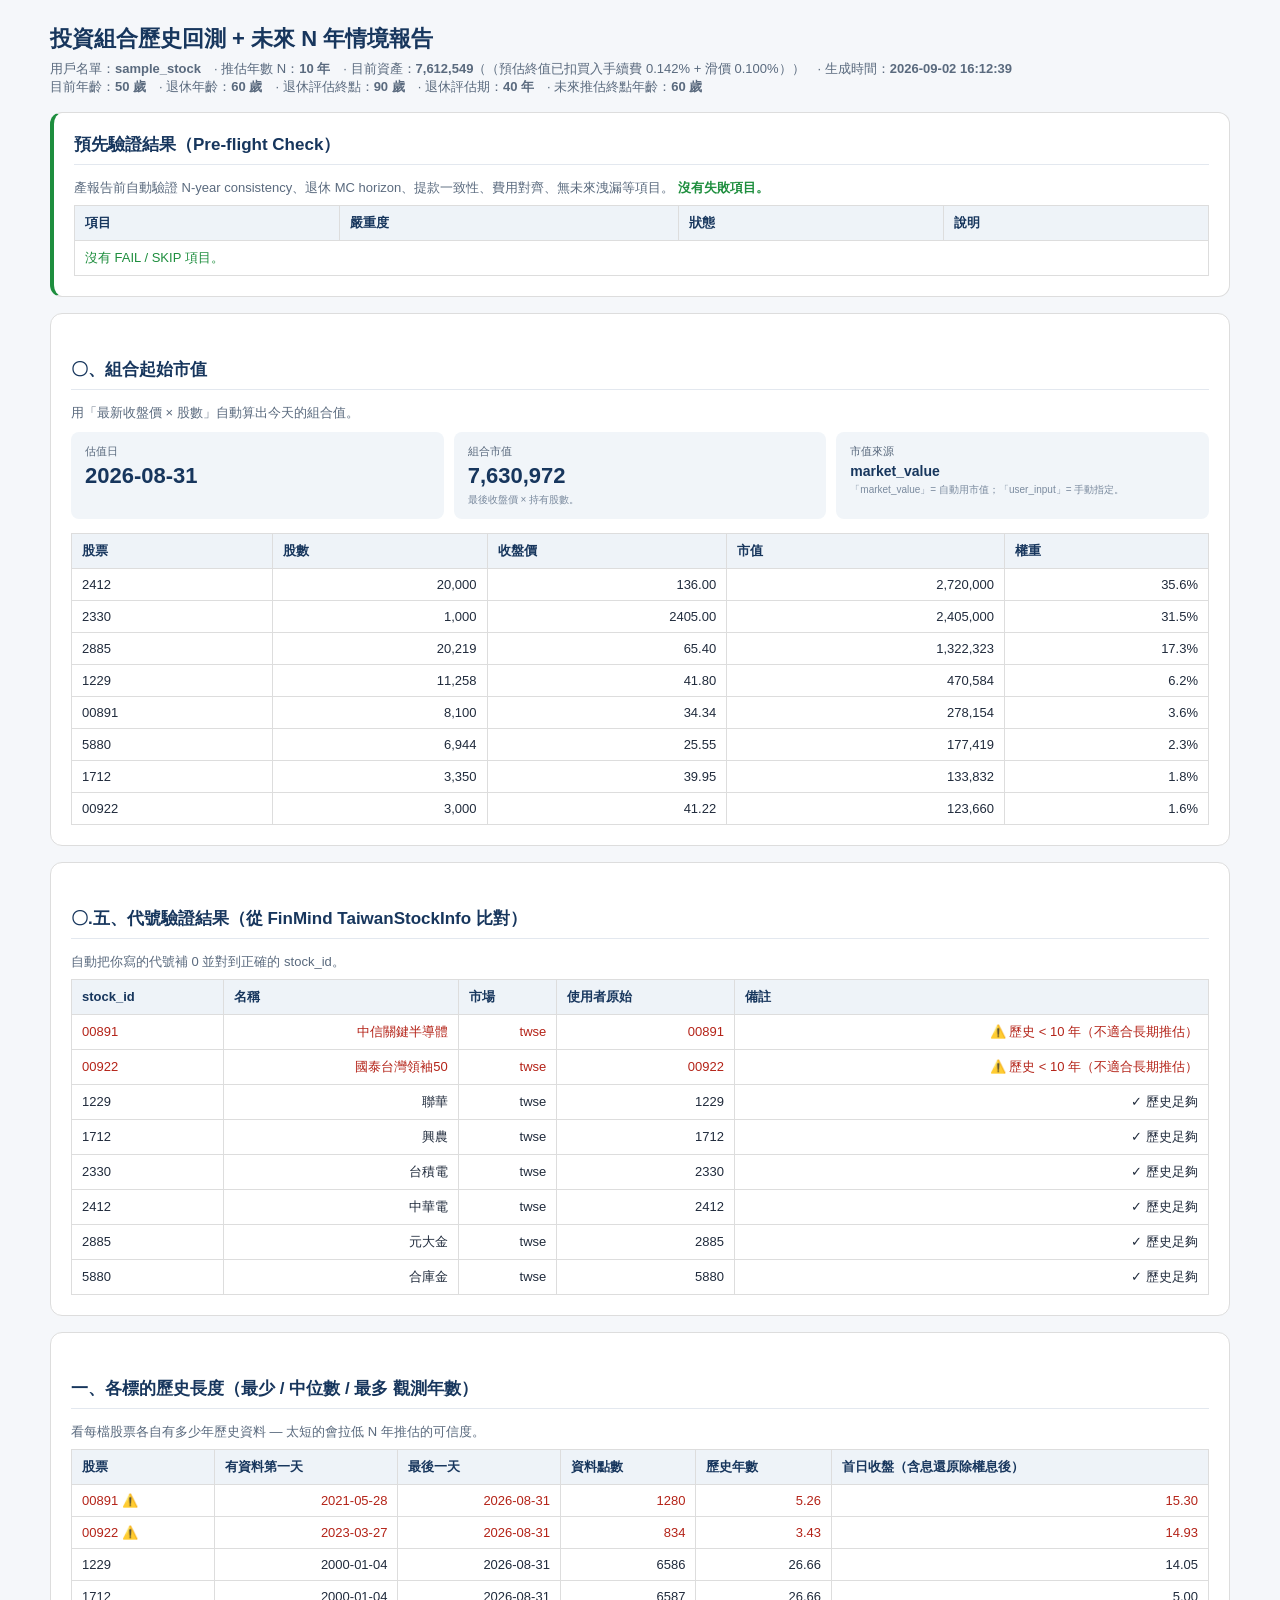
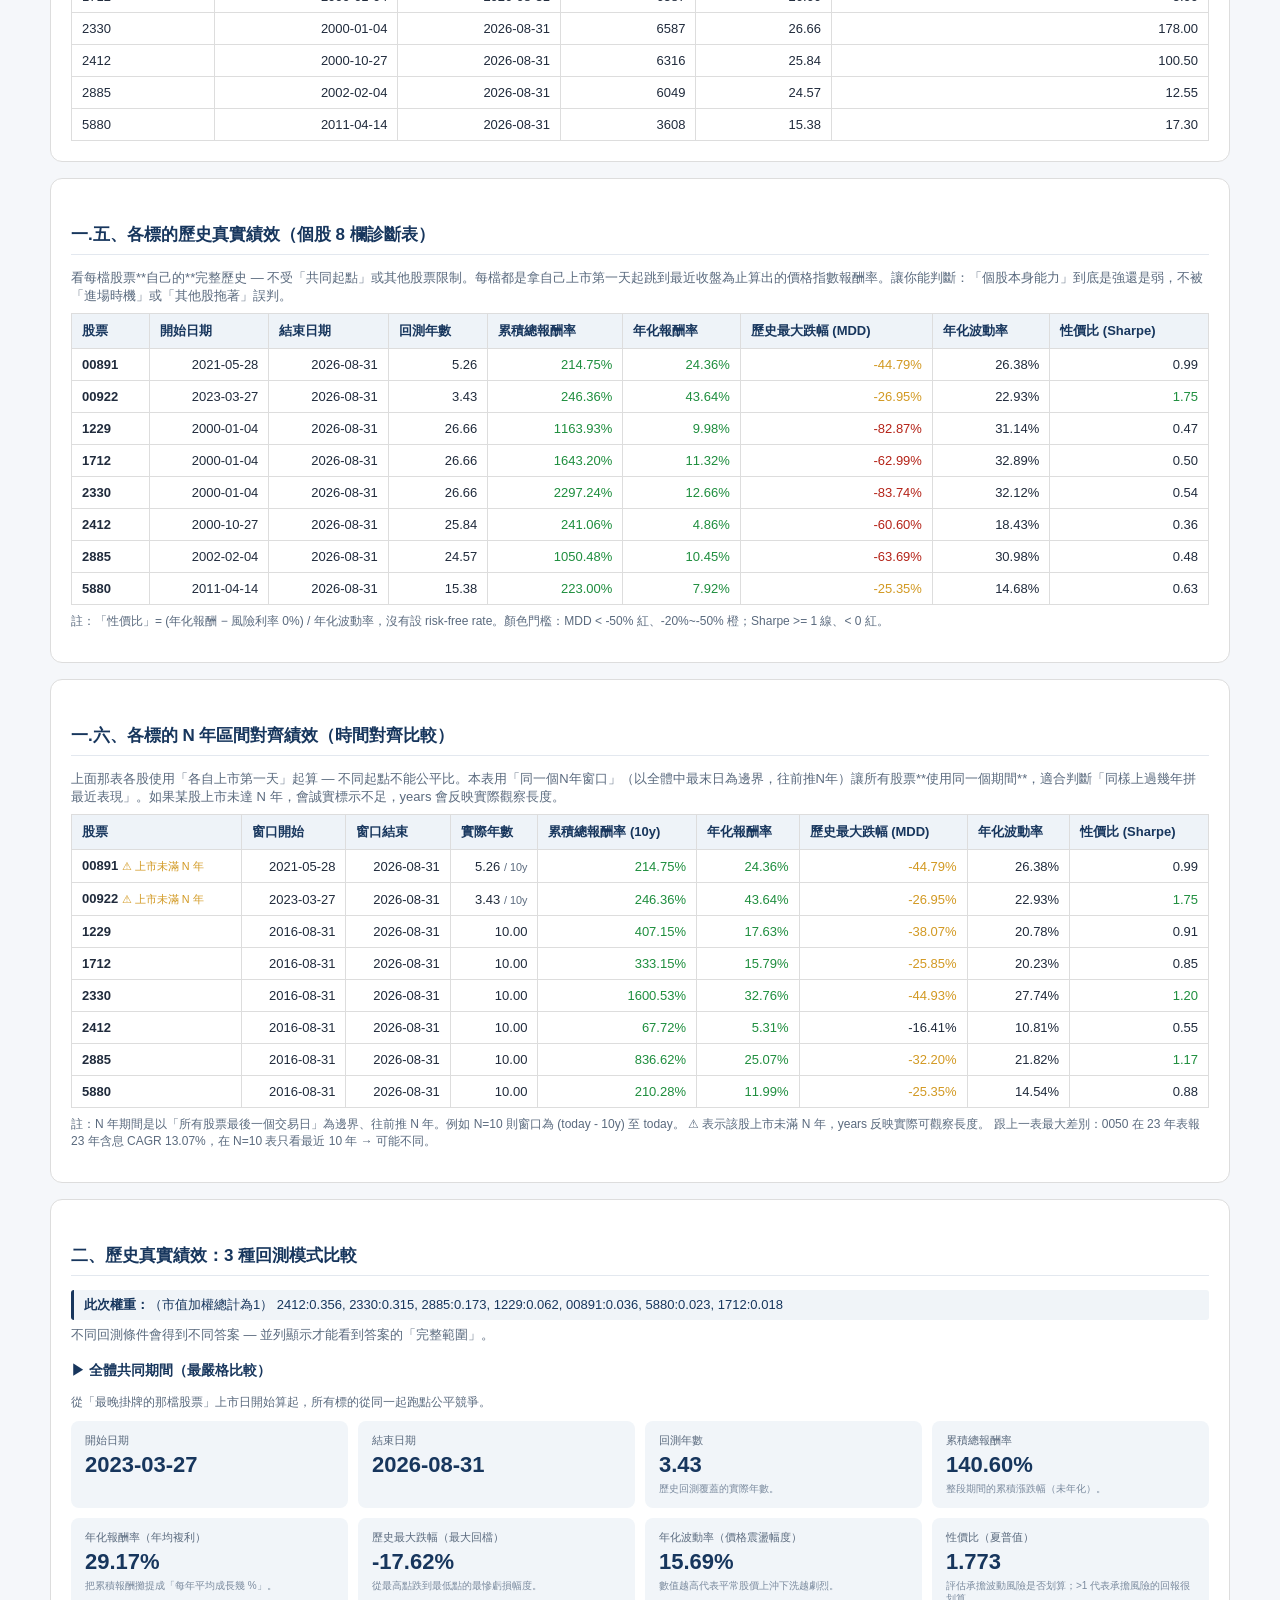
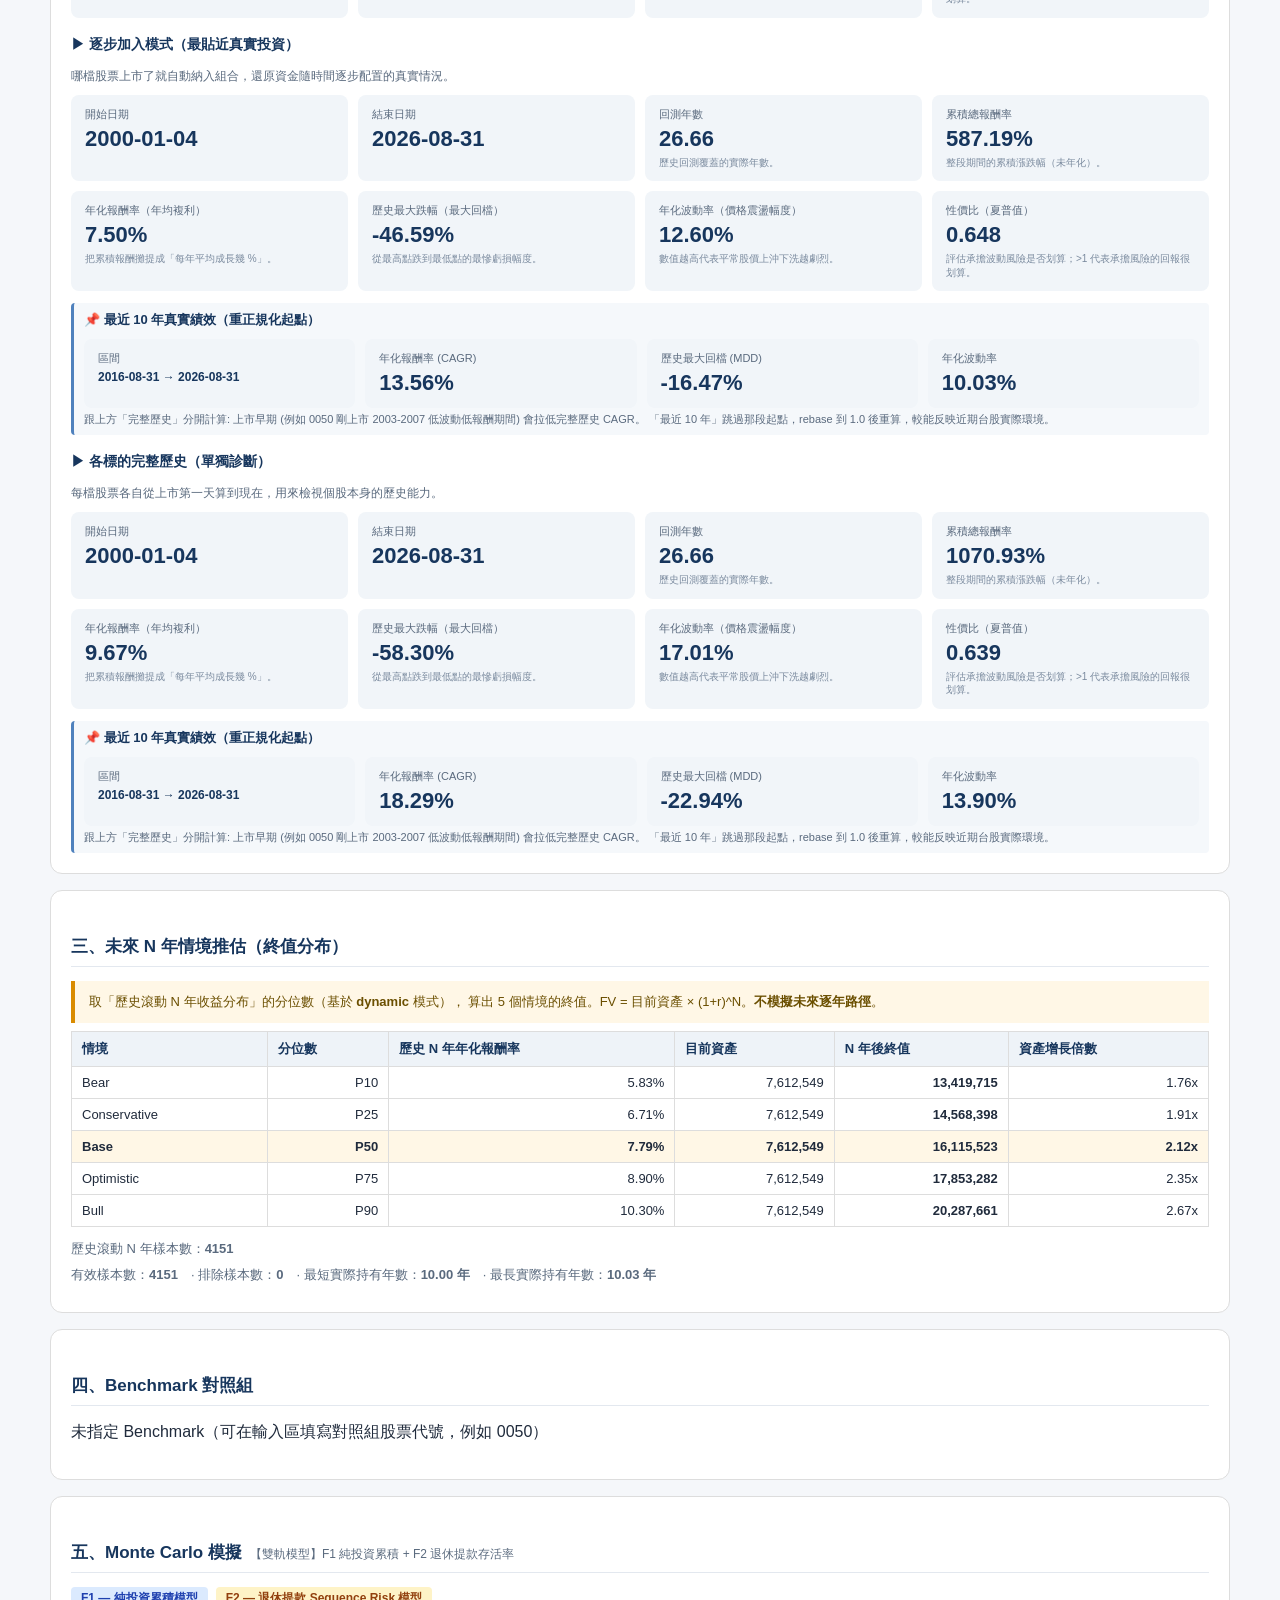
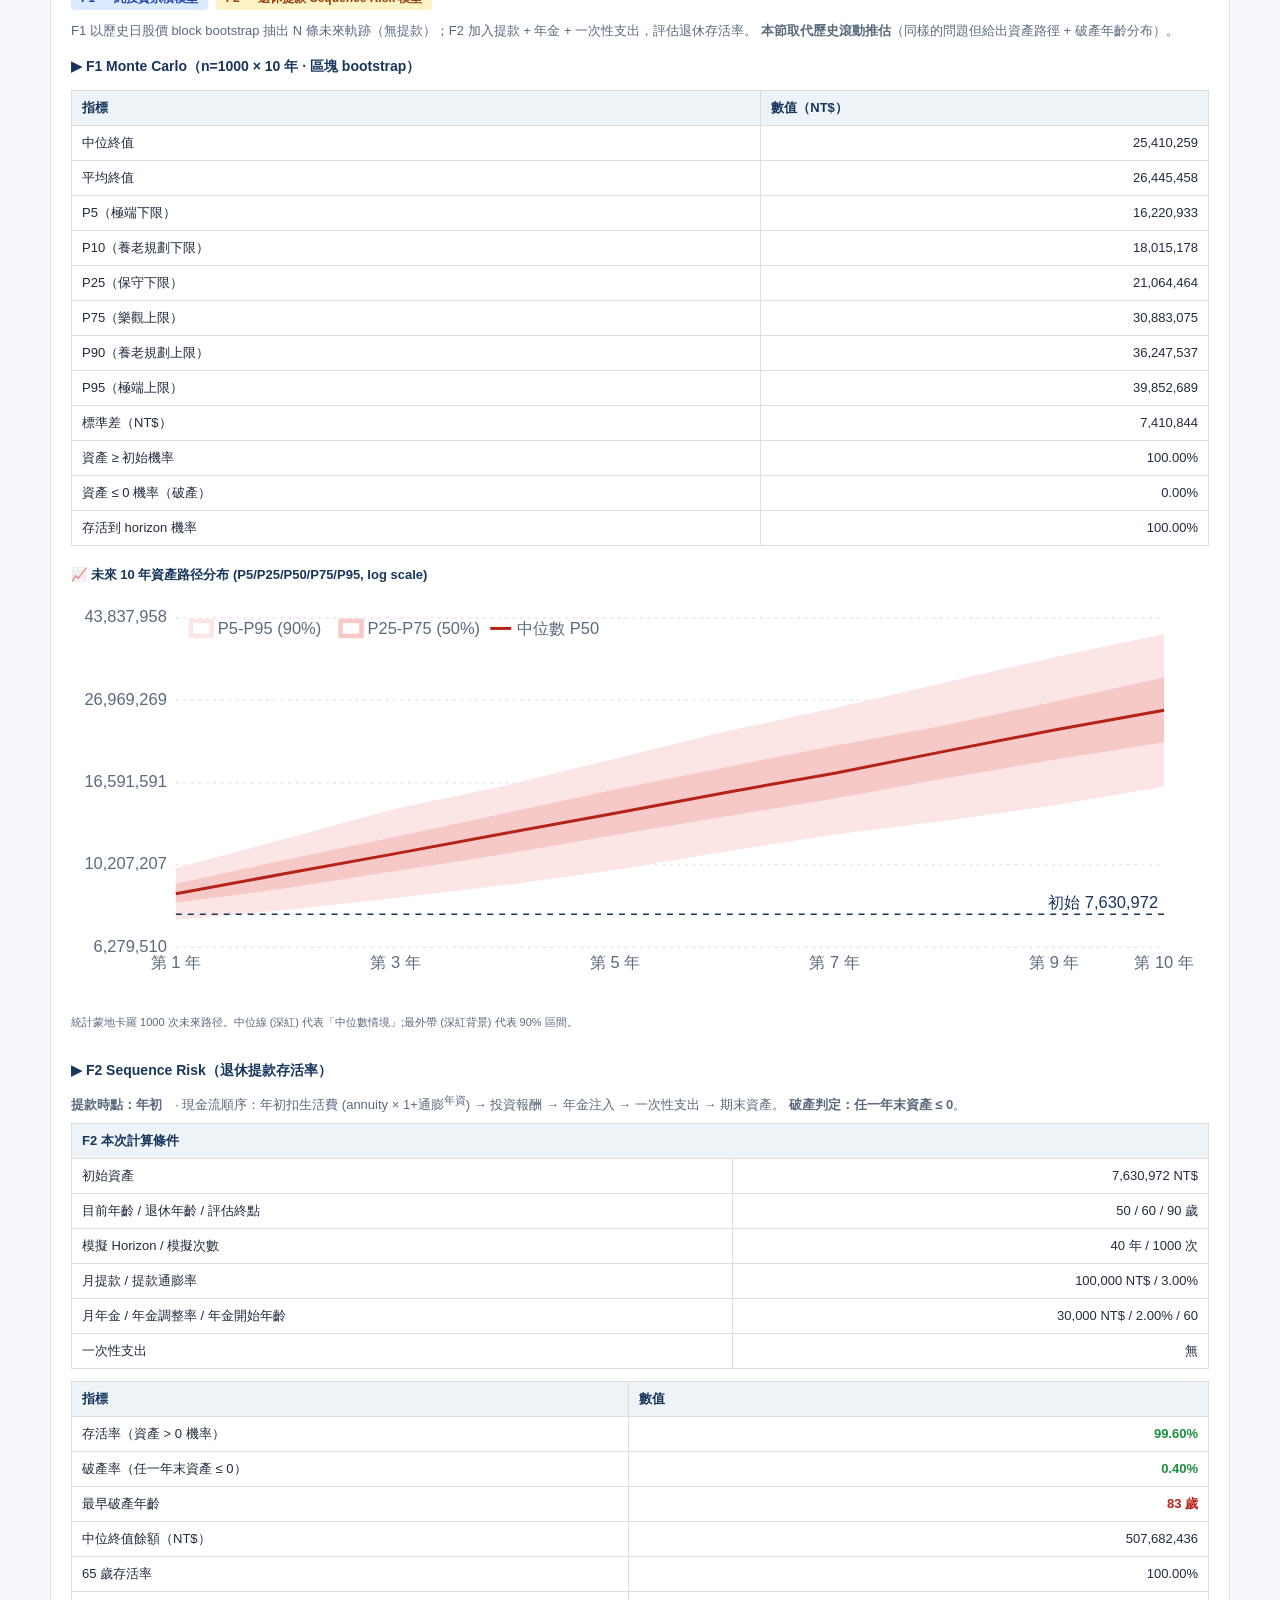
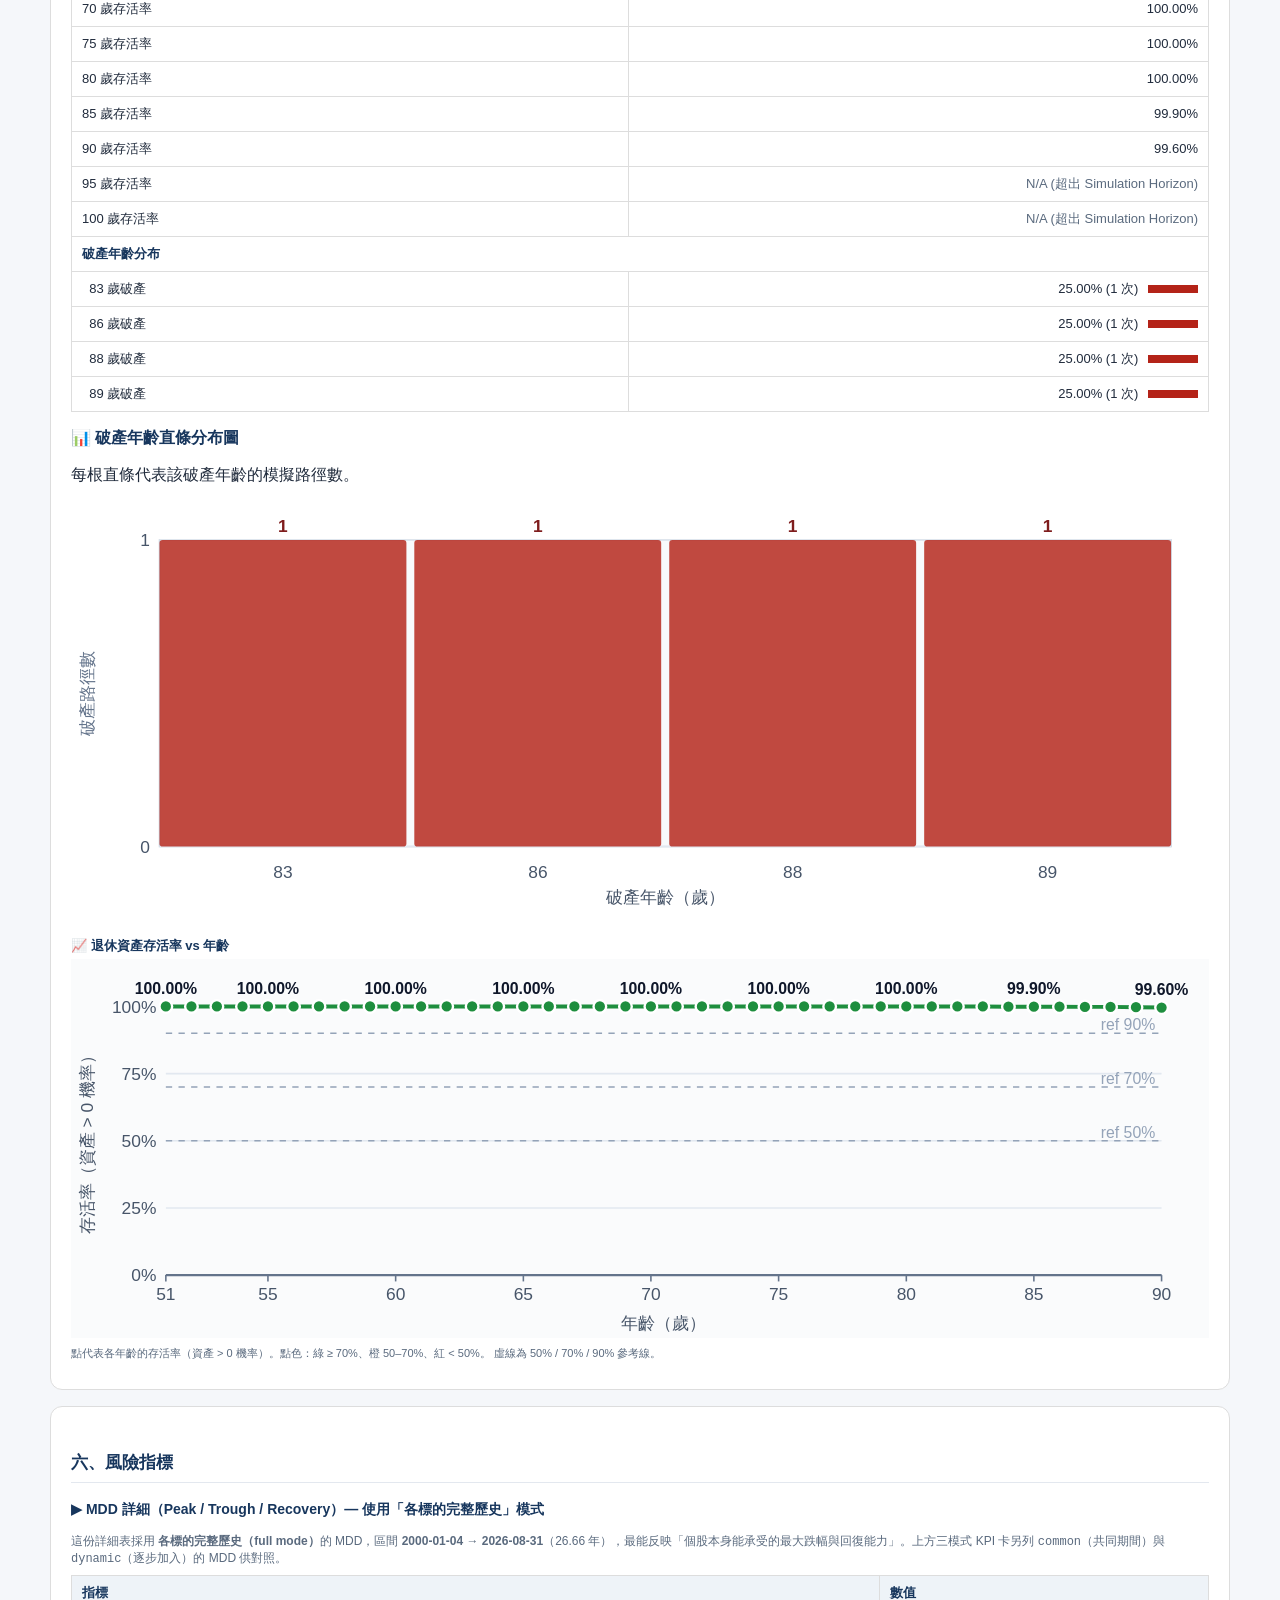
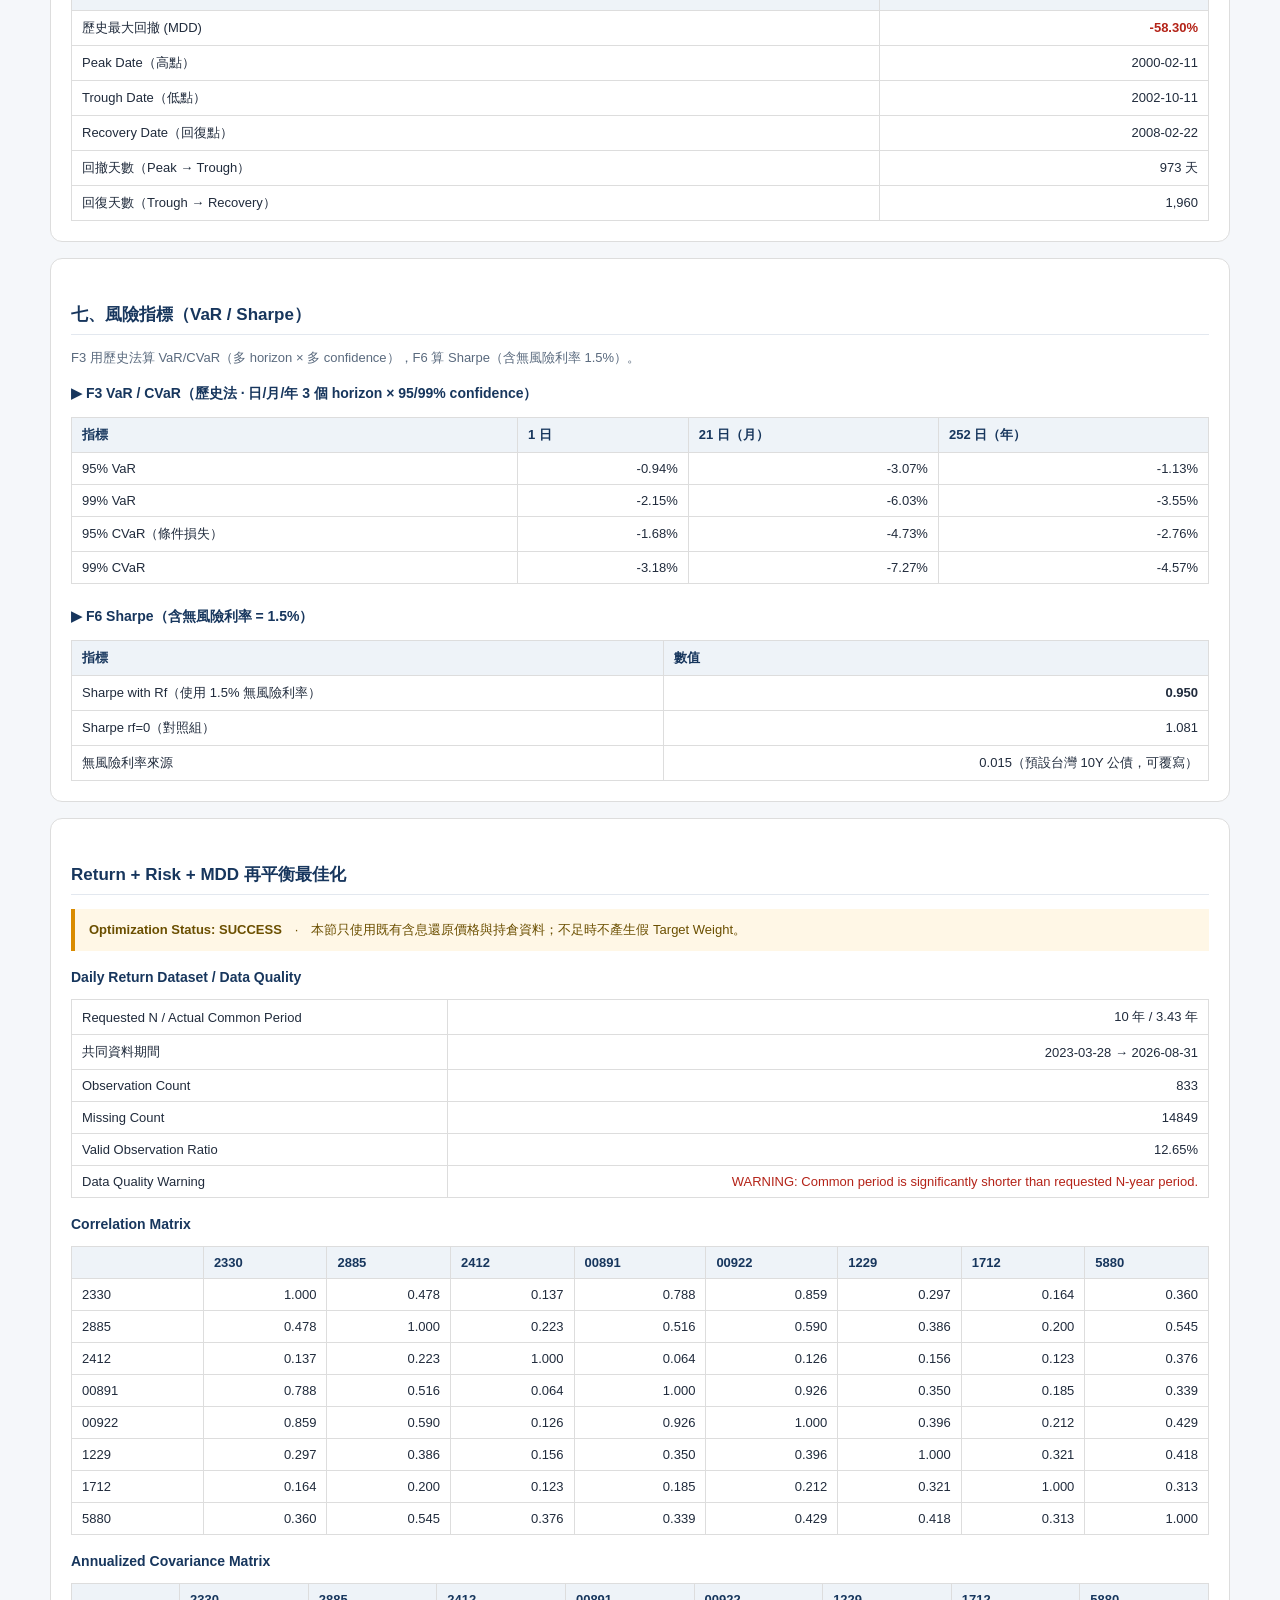
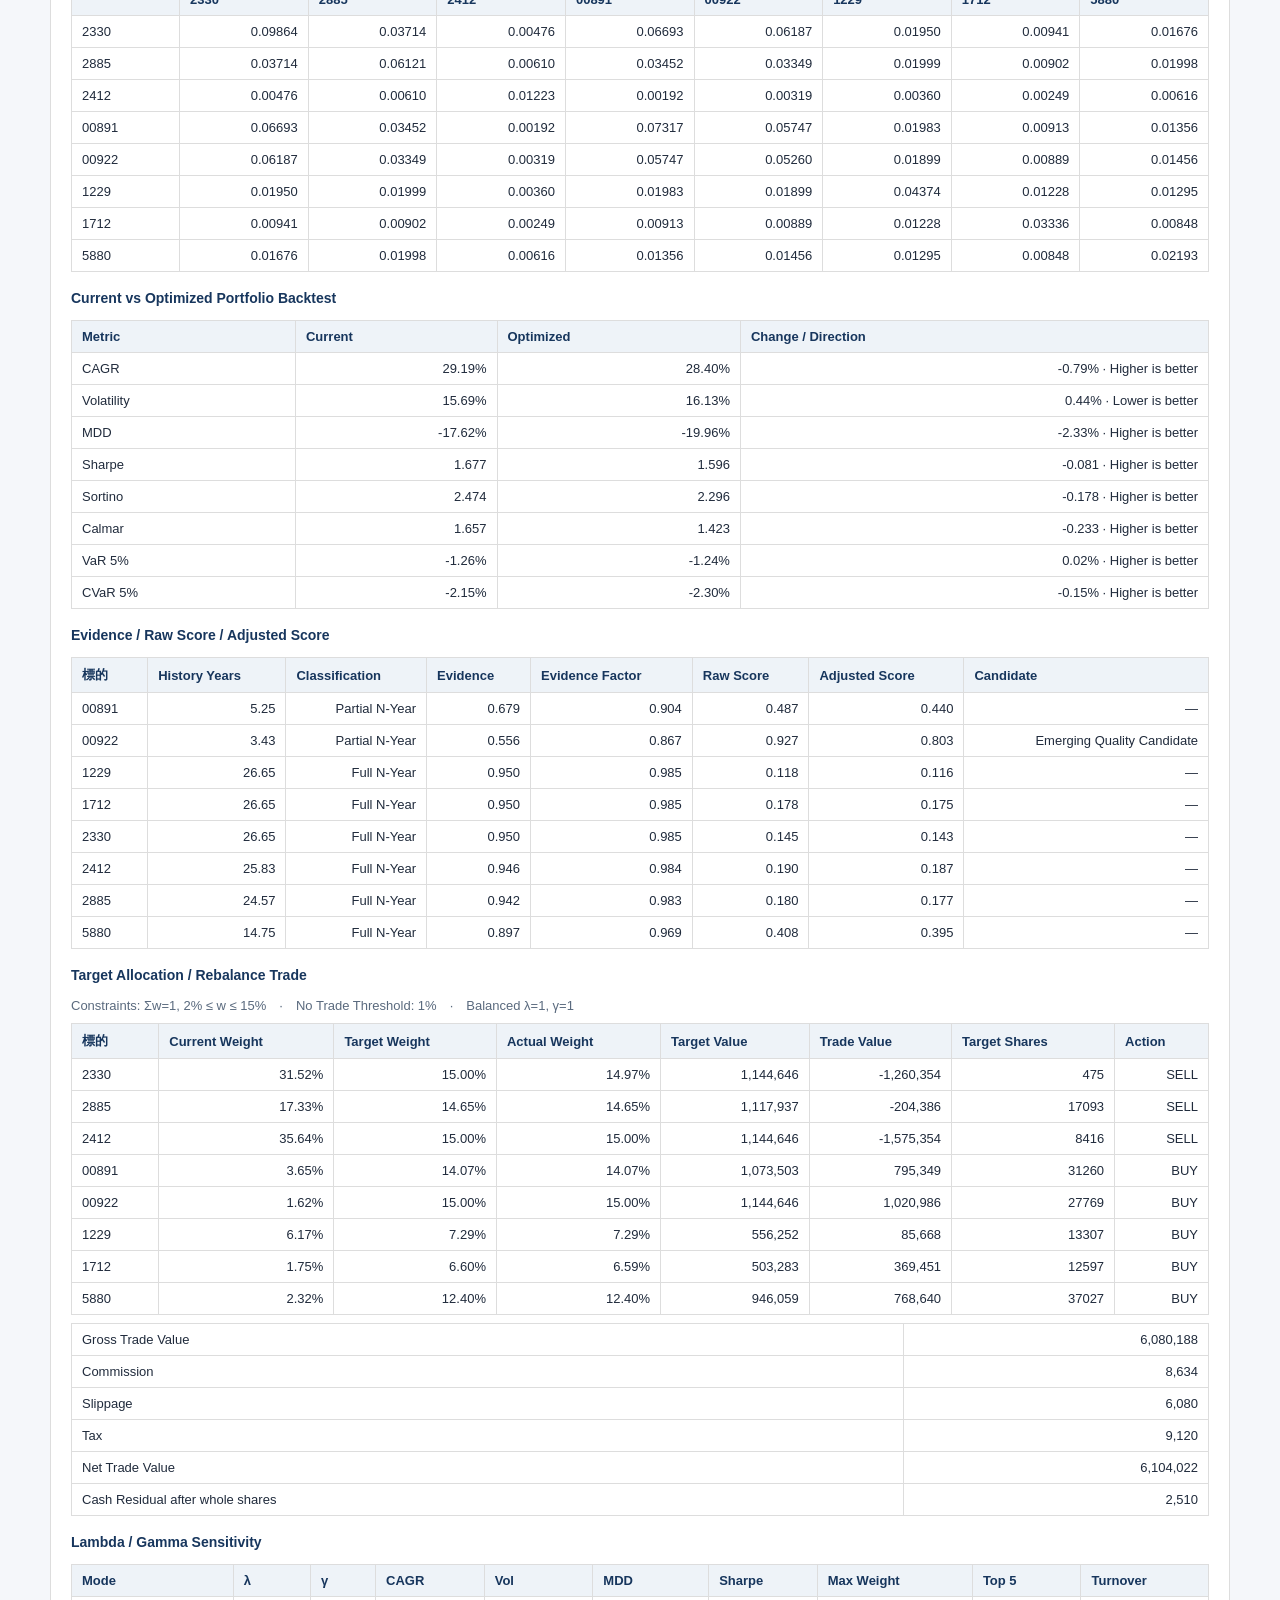
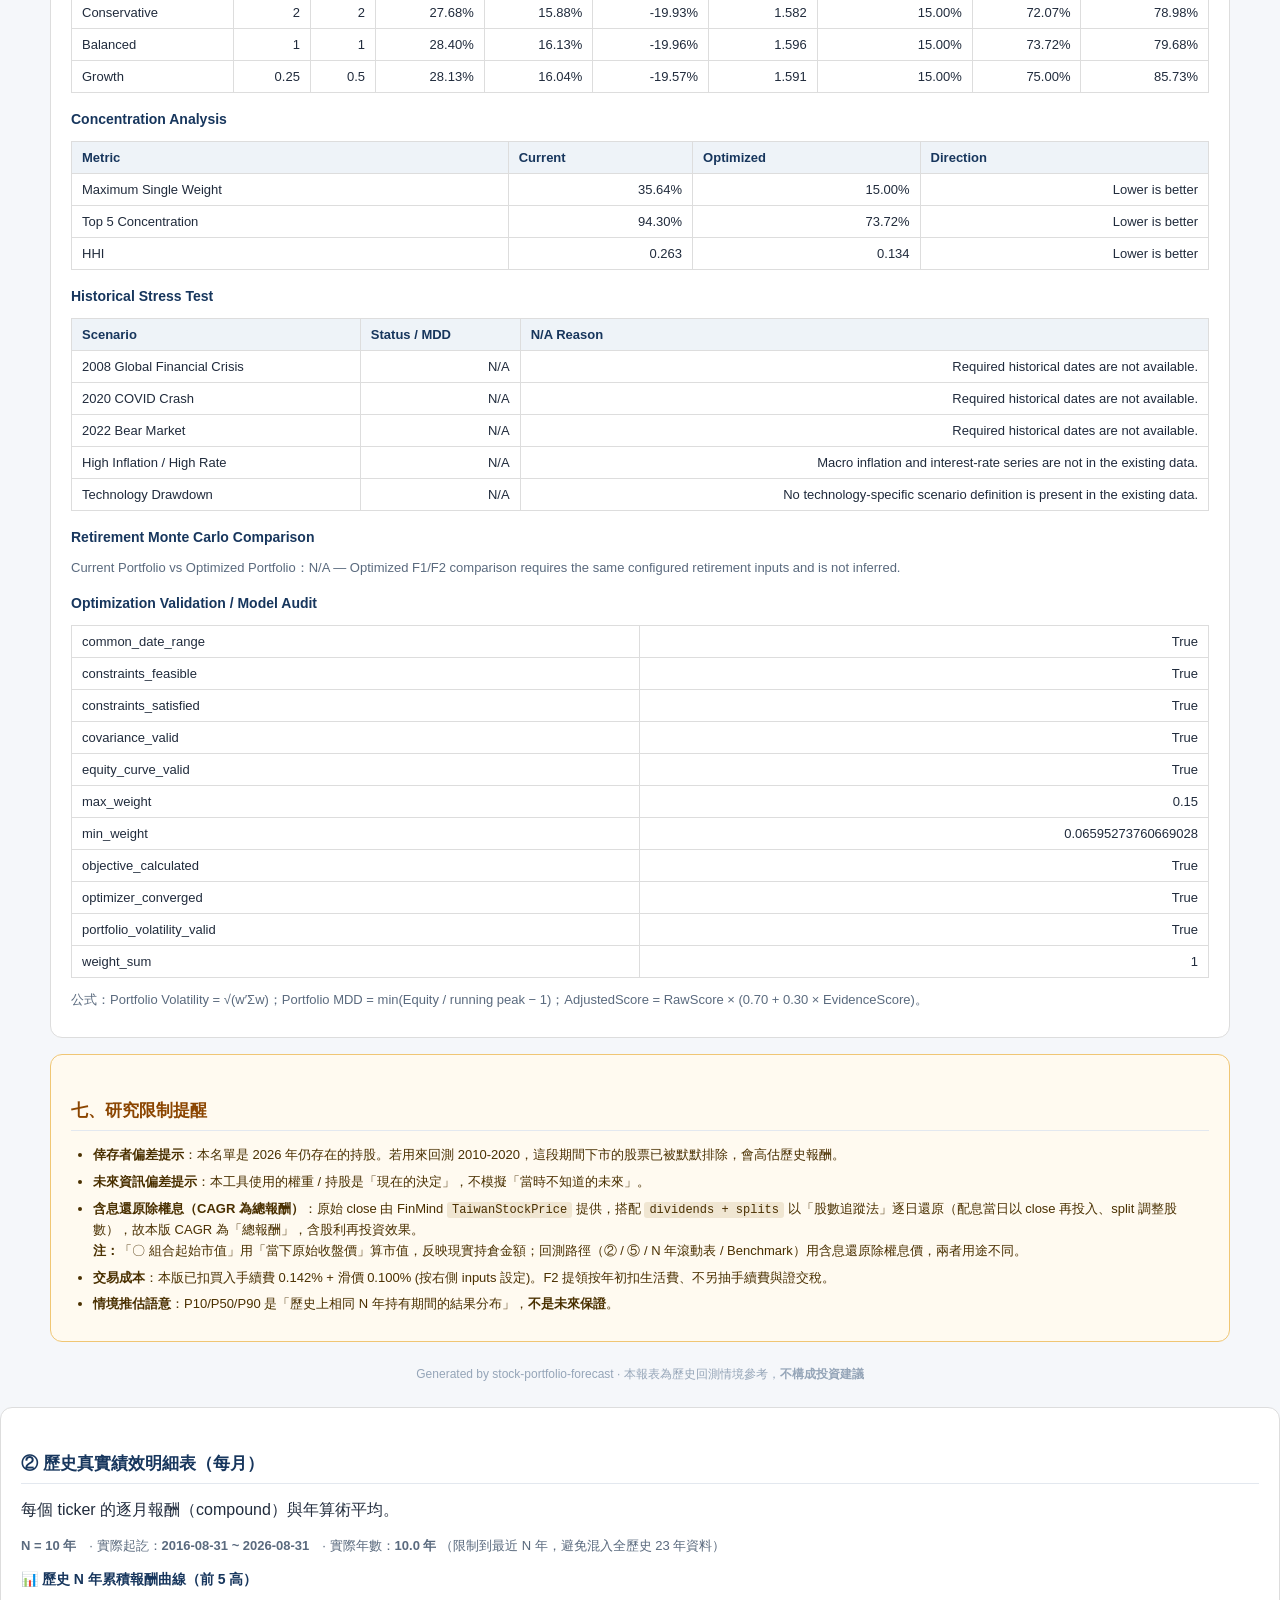
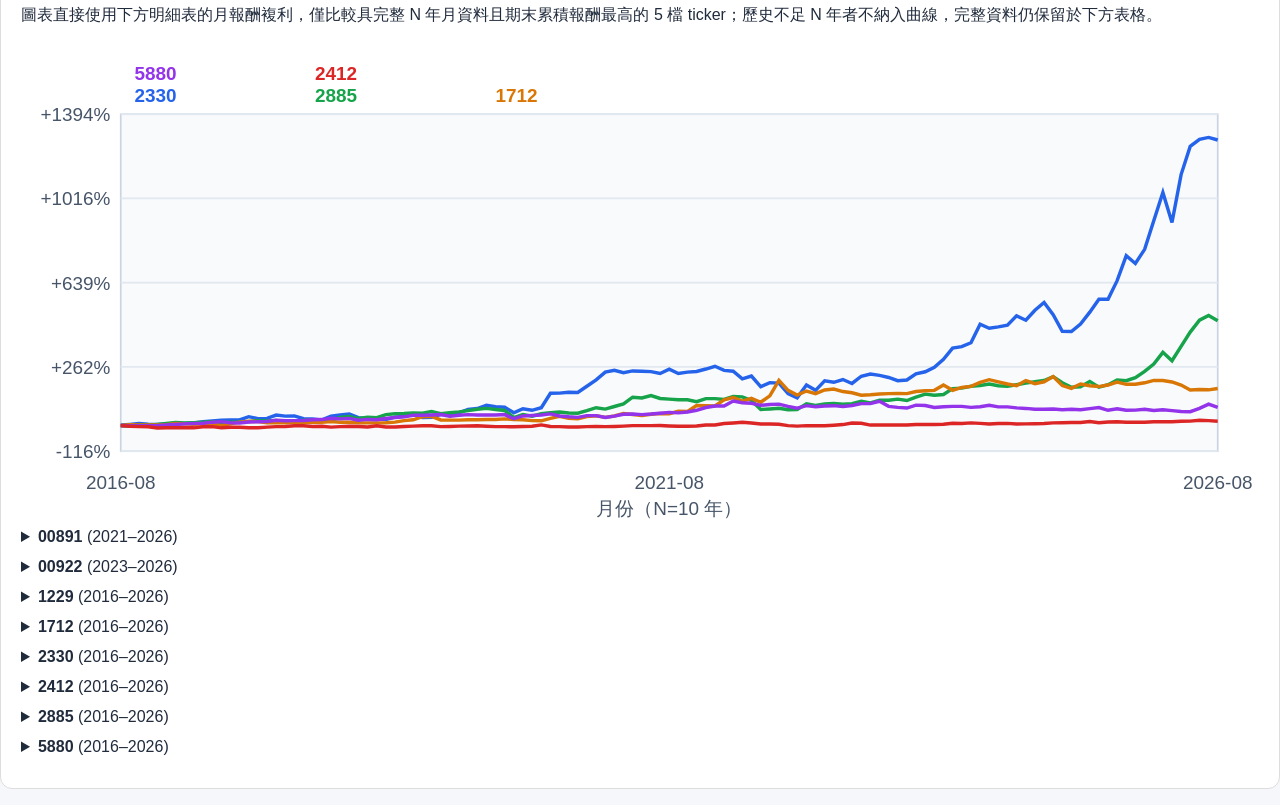
<file: data/reports/sample_stock_portfolio_forecast_yyyymmdd_hhmmss.html>
<!doctype html>
<html lang="zh-Hant">
<head>
<meta charset="utf-8">
<title>投資組合歷史回測 + 未來 N 年情境報告 — sample_stock</title>
<style>
  body { font-family: Arial, "Microsoft JhengHei", "PingFang TC", sans-serif;
         background: #f5f7fa; color: #202b3c; margin: 0; padding: 0; }
  .wrap { max-width: 1180px; margin: 24px auto; padding: 0 18px; }
  .card { background: #fff; border: 1px solid #ddd; border-radius: 12px;
          padding: 20px; margin: 16px 0; }
  h1 { color: #17365d; margin: 0 0 6px; font-size: 22px; }
  h2 { color: #17365d; border-bottom: 1px solid #e3e8ef; padding-bottom: 8px;
       margin-top: 24px; font-size: 17px; }
  h3 { color: #17365d; margin-top: 18px; font-size: 14px; }
  .meta { color: #5a6a7e; font-size: 13px; margin-bottom: 8px; }
  table { width: 100%; border-collapse: collapse; margin-top: 8px; }
  th, td { border: 1px solid #ddd; padding: 8px 10px; text-align: right; font-size: 13px; }
  th, td:first-child { text-align: left; }
  th { background: #eef3f8; font-weight: bold; color: #17365d; }
  tr.highlight td { background: #fff7e6; font-weight: bold; }
  .kpi { display: grid; grid-template-columns: repeat(4, 1fr); gap: 10px; margin-top: 10px; }
  .kpi > div { background: #f1f5f9; padding: 12px 14px; border-radius: 8px; }
  .kpi .kpi-name { color: #5a6a7e; font-size: 11px; display: block; font-weight: normal; }
  .kpi .kpi-value { display: block; font-size: 22px; margin-top: 4px; color: #17365d; font-weight: bold; }
  .kpi .kpi-tip { display: block; margin-top: 4px; font-size: 10px; color: #7a8a9e; line-height: 1.35; }
  .note { background: #fff7e6; border-left: 4px solid #d98b00;
          padding: 12px 14px; font-size: 13px; color: #6b4f00; }
  .card.warn { background: #fffaf0; border-color: #f0c674; }
  .card.warn h2 { color: #8b4500; }
  .card.warn ul { margin: 8px 0 0; padding-left: 22px; }
  .card.warn li { margin: 6px 0; font-size: 13px; line-height: 1.6; color: #4a3000; }
  .card.warn code { background: #f0e6d2; padding: 1px 5px; border-radius: 3px;
                    font-family: Consolas, "Courier New", monospace; font-size: 12px; }
  .footer { text-align: center; color: #95a5b8; font-size: 12px; margin: 24px 0; }
  @media print { body { background: #fff; } .card { border: none; box-shadow: none; }
                 .kpi { page-break-inside: avoid; } }
</style>
</head>
<body>
<div class="wrap">

  <h1>投資組合歷史回測 + 未來 N 年情境報告</h1>
  <div class="meta">
    用戶名單：<b>sample_stock</b>　·
    推估年數 N：<b>10 年</b>　·
    目前資產：<b>7,612,549</b>（（預估終值已扣買入手續費 0.142% + 滑價 0.100%））　·
    生成時間：<b>2026-09-02 16:12:39</b>
    <br>
    目前年齡：<b>50 歲</b>　·
    退休年齡：<b>60 歲</b>　·
    退休評估終點：<b>90 歲</b>　·
    退休評估期：<b>40 年</b>　·
    未來推估終點年齡：<b>60 歲</b>
  </div>

  <div class="card" style="border-left: 4px solid #1e8e3e;">
    <h2 style="margin-top:0;">預先驗證結果（Pre-flight Check）</h2>
    <p style="color:#5a6a7e; font-size:13px; margin:0 0 8px;">
      產報告前自動驗證 N-year consistency、退休 MC horizon、提款一致性、費用對齊、無未來洩漏等項目。
      <b style="color:#1e8e3e;">沒有失敗項目。</b>
    </p>
    <table>
      <thead><tr><th>項目</th><th>嚴重度</th><th>狀態</th><th>說明</th></tr></thead>
      <tbody>
        <tr><td colspan="4" style="color:#1e8e3e;">沒有 FAIL / SKIP 項目。</td></tr>
      </tbody>
    </table>
  </div>

  <div class="card">
    <h2>〇、組合起始市值</h2>
    <p style="color:#5a6a7e; font-size:13px; margin:0 0 8px;">用「最新收盤價 × 股數」自動算出今天的組合值。</p>
    <div class="kpi" style="grid-template-columns: repeat(3, 1fr);">
      <div>
        <span class="kpi-name">估值日</span>
        <b class="kpi-value">2026-08-31</b>
      </div>
      <div>
        <span class="kpi-name">組合市值</span>
        <b class="kpi-value">7,630,972</b>
        <span class="kpi-tip">最後收盤價 × 持有股數。</span>
      </div>
      <div>
        <span class="kpi-name">市值來源</span>
        <b class="kpi-value" style="font-size:14px">market_value</b>
        <span class="kpi-tip">「market_value」= 自動用市值；「user_input」= 手動指定。</span>
      </div>
    </div>
    <table style="margin-top:14px">
      <thead><tr><th>股票</th><th>股數</th><th>收盤價</th><th>市值</th><th>權重</th></tr></thead>
      <tbody>
        <tr>
          <td>2412</td>
          <td>20,000</td>
          <td>136.00</td>
          <td>2,720,000</td>
          <td>35.6%</td>
        </tr>
        <tr>
          <td>2330</td>
          <td>1,000</td>
          <td>2405.00</td>
          <td>2,405,000</td>
          <td>31.5%</td>
        </tr>
        <tr>
          <td>2885</td>
          <td>20,219</td>
          <td>65.40</td>
          <td>1,322,323</td>
          <td>17.3%</td>
        </tr>
        <tr>
          <td>1229</td>
          <td>11,258</td>
          <td>41.80</td>
          <td>470,584</td>
          <td>6.2%</td>
        </tr>
        <tr>
          <td>00891</td>
          <td>8,100</td>
          <td>34.34</td>
          <td>278,154</td>
          <td>3.6%</td>
        </tr>
        <tr>
          <td>5880</td>
          <td>6,944</td>
          <td>25.55</td>
          <td>177,419</td>
          <td>2.3%</td>
        </tr>
        <tr>
          <td>1712</td>
          <td>3,350</td>
          <td>39.95</td>
          <td>133,832</td>
          <td>1.8%</td>
        </tr>
        <tr>
          <td>00922</td>
          <td>3,000</td>
          <td>41.22</td>
          <td>123,660</td>
          <td>1.6%</td>
        </tr>
      </tbody>
    </table>
  </div>

  <div class="card">
    <h2>〇.五、代號驗證結果（從 FinMind TaiwanStockInfo 比對）</h2>
    <p style="color:#5a6a7e; font-size:13px; margin:0 0 8px;">自動把你寫的代號補 0 並對到正確的 stock_id。</p>
    <table>
      <thead><tr>
        <th>stock_id</th><th>名稱</th><th>市場</th><th>使用者原始</th><th>備註</th>
      </tr></thead>
      <tbody>
        <tr style="color:#b42318">
          <td>00891</td>
          <td>中信關鍵半導體</td>
          <td>twse</td>
          <td>00891</td>
          <td>⚠️ 歷史 &lt; 10 年（不適合長期推估）</td>
        </tr>
        <tr style="color:#b42318">
          <td>00922</td>
          <td>國泰台灣領袖50</td>
          <td>twse</td>
          <td>00922</td>
          <td>⚠️ 歷史 &lt; 10 年（不適合長期推估）</td>
        </tr>
        <tr >
          <td>1229</td>
          <td>聯華</td>
          <td>twse</td>
          <td>1229</td>
          <td>✓ 歷史足夠</td>
        </tr>
        <tr >
          <td>1712</td>
          <td>興農</td>
          <td>twse</td>
          <td>1712</td>
          <td>✓ 歷史足夠</td>
        </tr>
        <tr >
          <td>2330</td>
          <td>台積電</td>
          <td>twse</td>
          <td>2330</td>
          <td>✓ 歷史足夠</td>
        </tr>
        <tr >
          <td>2412</td>
          <td>中華電</td>
          <td>twse</td>
          <td>2412</td>
          <td>✓ 歷史足夠</td>
        </tr>
        <tr >
          <td>2885</td>
          <td>元大金</td>
          <td>twse</td>
          <td>2885</td>
          <td>✓ 歷史足夠</td>
        </tr>
        <tr >
          <td>5880</td>
          <td>合庫金</td>
          <td>twse</td>
          <td>5880</td>
          <td>✓ 歷史足夠</td>
        </tr>
      </tbody>
    </table>
  </div>

  <div class="card">
    <h2>一、各標的歷史長度（最少 / 中位數 / 最多 觀測年數）</h2>
    <p style="color:#5a6a7e; font-size:13px; margin:0 0 8px;">看每檔股票各自有多少年歷史資料 — 太短的會拉低 N 年推估的可信度。</p>
    <table>
      <thead><tr>
        <th>股票</th><th>有資料第一天</th><th>最後一天</th>
        <th>資料點數</th><th>歷史年數</th><th>首日收盤（含息還原除權息後）</th>
      </tr></thead>
      <tbody>
        <tr style="color:#b42318">
          <td>00891 ⚠️</td>
          <td>2021-05-28</td>
          <td>2026-08-31</td>
          <td>1280</td>
          <td>5.26</td>
          <td>15.30</td>
        </tr>
        <tr style="color:#b42318">
          <td>00922 ⚠️</td>
          <td>2023-03-27</td>
          <td>2026-08-31</td>
          <td>834</td>
          <td>3.43</td>
          <td>14.93</td>
        </tr>
        <tr >
          <td>1229</td>
          <td>2000-01-04</td>
          <td>2026-08-31</td>
          <td>6586</td>
          <td>26.66</td>
          <td>14.05</td>
        </tr>
        <tr >
          <td>1712</td>
          <td>2000-01-04</td>
          <td>2026-08-31</td>
          <td>6587</td>
          <td>26.66</td>
          <td>5.00</td>
        </tr>
        <tr >
          <td>2330</td>
          <td>2000-01-04</td>
          <td>2026-08-31</td>
          <td>6587</td>
          <td>26.66</td>
          <td>178.00</td>
        </tr>
        <tr >
          <td>2412</td>
          <td>2000-10-27</td>
          <td>2026-08-31</td>
          <td>6316</td>
          <td>25.84</td>
          <td>100.50</td>
        </tr>
        <tr >
          <td>2885</td>
          <td>2002-02-04</td>
          <td>2026-08-31</td>
          <td>6049</td>
          <td>24.57</td>
          <td>12.55</td>
        </tr>
        <tr >
          <td>5880</td>
          <td>2011-04-14</td>
          <td>2026-08-31</td>
          <td>3608</td>
          <td>15.38</td>
          <td>17.30</td>
        </tr>
      </tbody>
    </table>
  </div>

  <div class="card">
    <h2>一.五、各標的歷史真實績效（個股 8 欄診斷表）</h2>
    <p style="color:#5a6a7e; font-size:13px; margin:0 0 8px;">看每檔股票**自己的**完整歷史 — 不受「共同起點」或其他股票限制。每檔都是拿自己上市第一天起跳到最近收盤為止算出的價格指數報酬率。讓你能判斷：「個股本身能力」到底是強還是弱，不被「進場時機」或「其他股拖著」誤判。</p>
    <table>
      <thead><tr>
        <th>股票</th>
        <th>開始日期</th>
        <th>結束日期</th>
        <th>回測年數</th>
        <th>累積總報酬率</th>
        <th>年化報酬率</th>
        <th>歷史最大跌幅 (MDD)</th>
        <th>年化波動率</th>
        <th>性價比 (Sharpe)</th>
      </tr></thead>
      <tbody>
        <tr>
          <td><b>00891</b></td>
          <td>2021-05-28</td>
          <td>2026-08-31</td>
          <td>5.26</td>
          <td style="color:#1e8e3e">214.75%</td>
          <td style="color:#1e8e3e">24.36%</td>
          <td style="color:#d29922">-44.79%</td>
          <td>26.38%</td>
          <td style="color:">0.99</td>
        </tr>
        <tr>
          <td><b>00922</b></td>
          <td>2023-03-27</td>
          <td>2026-08-31</td>
          <td>3.43</td>
          <td style="color:#1e8e3e">246.36%</td>
          <td style="color:#1e8e3e">43.64%</td>
          <td style="color:#d29922">-26.95%</td>
          <td>22.93%</td>
          <td style="color:#1e8e3e">1.75</td>
        </tr>
        <tr>
          <td><b>1229</b></td>
          <td>2000-01-04</td>
          <td>2026-08-31</td>
          <td>26.66</td>
          <td style="color:#1e8e3e">1163.93%</td>
          <td style="color:#1e8e3e">9.98%</td>
          <td style="color:#b42318">-82.87%</td>
          <td>31.14%</td>
          <td style="color:">0.47</td>
        </tr>
        <tr>
          <td><b>1712</b></td>
          <td>2000-01-04</td>
          <td>2026-08-31</td>
          <td>26.66</td>
          <td style="color:#1e8e3e">1643.20%</td>
          <td style="color:#1e8e3e">11.32%</td>
          <td style="color:#b42318">-62.99%</td>
          <td>32.89%</td>
          <td style="color:">0.50</td>
        </tr>
        <tr>
          <td><b>2330</b></td>
          <td>2000-01-04</td>
          <td>2026-08-31</td>
          <td>26.66</td>
          <td style="color:#1e8e3e">2297.24%</td>
          <td style="color:#1e8e3e">12.66%</td>
          <td style="color:#b42318">-83.74%</td>
          <td>32.12%</td>
          <td style="color:">0.54</td>
        </tr>
        <tr>
          <td><b>2412</b></td>
          <td>2000-10-27</td>
          <td>2026-08-31</td>
          <td>25.84</td>
          <td style="color:#1e8e3e">241.06%</td>
          <td style="color:#1e8e3e">4.86%</td>
          <td style="color:#b42318">-60.60%</td>
          <td>18.43%</td>
          <td style="color:">0.36</td>
        </tr>
        <tr>
          <td><b>2885</b></td>
          <td>2002-02-04</td>
          <td>2026-08-31</td>
          <td>24.57</td>
          <td style="color:#1e8e3e">1050.48%</td>
          <td style="color:#1e8e3e">10.45%</td>
          <td style="color:#b42318">-63.69%</td>
          <td>30.98%</td>
          <td style="color:">0.48</td>
        </tr>
        <tr>
          <td><b>5880</b></td>
          <td>2011-04-14</td>
          <td>2026-08-31</td>
          <td>15.38</td>
          <td style="color:#1e8e3e">223.00%</td>
          <td style="color:#1e8e3e">7.92%</td>
          <td style="color:#d29922">-25.35%</td>
          <td>14.68%</td>
          <td style="color:">0.63</td>
        </tr>
      </tbody>
    </table>
    <p style="color:#5a6a7e; font-size:12px; margin-top:8px;">
      註：「性價比」= (年化報酬 − 風險利率 0%) / 年化波動率，沒有設 risk-free rate。顏色門檻：MDD &lt; -50% 紅、-20%~-50% 橙；Sharpe &gt;= 1 線、&lt; 0 紅。
    </p>
  </div>

  <div class="card">
    <h2>一.六、各標的 N 年區間對齊績效（時間對齊比較）</h2>
    <p style="color:#5a6a7e; font-size:13px; margin:0 0 8px;">上面那表各股使用「各自上市第一天」起算 — 不同起點不能公平比。本表用「同一個N年窗口」（以全體中最末日為邊界，往前推N年）讓所有股票**使用同一個期間**，適合判斷「同樣上過幾年拼最近表現」。如果某股上市未達 N 年，會誠實標示不足，years 會反映實際觀察長度。</p>
      <table>
        <thead><tr>
          <th>股票</th>
          <th>窗口開始</th>
          <th>窗口結束</th>
          <th>實際年數</th>
          <th>累積總報酬率 (10y)</th>
          <th>年化報酬率</th>
          <th>歷史最大跌幅 (MDD)</th>
          <th>年化波動率</th>
          <th>性價比 (Sharpe)</th>
        </tr></thead>
        <tbody>
          <tr>
            <td><b>00891</b> <small style="color:#d29922;">⚠ 上市未滿 N 年</small></td>
            <td>2021-05-28</td>
            <td>2026-08-31</td>
            <td>5.26 <small style="color:#5a6a7e;">/ 10y</small></td>
            <td style="color:#1e8e3e">214.75%</td>
            <td style="color:#1e8e3e">24.36%</td>
            <td style="color:#d29922">-44.79%</td>
            <td>26.38%</td>
            <td style="color:">0.99</td>
          </tr>
          <tr>
            <td><b>00922</b> <small style="color:#d29922;">⚠ 上市未滿 N 年</small></td>
            <td>2023-03-27</td>
            <td>2026-08-31</td>
            <td>3.43 <small style="color:#5a6a7e;">/ 10y</small></td>
            <td style="color:#1e8e3e">246.36%</td>
            <td style="color:#1e8e3e">43.64%</td>
            <td style="color:#d29922">-26.95%</td>
            <td>22.93%</td>
            <td style="color:#1e8e3e">1.75</td>
          </tr>
          <tr>
            <td><b>1229</b></td>
            <td>2016-08-31</td>
            <td>2026-08-31</td>
            <td>10.00 </td>
            <td style="color:#1e8e3e">407.15%</td>
            <td style="color:#1e8e3e">17.63%</td>
            <td style="color:#d29922">-38.07%</td>
            <td>20.78%</td>
            <td style="color:">0.91</td>
          </tr>
          <tr>
            <td><b>1712</b></td>
            <td>2016-08-31</td>
            <td>2026-08-31</td>
            <td>10.00 </td>
            <td style="color:#1e8e3e">333.15%</td>
            <td style="color:#1e8e3e">15.79%</td>
            <td style="color:#d29922">-25.85%</td>
            <td>20.23%</td>
            <td style="color:">0.85</td>
          </tr>
          <tr>
            <td><b>2330</b></td>
            <td>2016-08-31</td>
            <td>2026-08-31</td>
            <td>10.00 </td>
            <td style="color:#1e8e3e">1600.53%</td>
            <td style="color:#1e8e3e">32.76%</td>
            <td style="color:#d29922">-44.93%</td>
            <td>27.74%</td>
            <td style="color:#1e8e3e">1.20</td>
          </tr>
          <tr>
            <td><b>2412</b></td>
            <td>2016-08-31</td>
            <td>2026-08-31</td>
            <td>10.00 </td>
            <td style="color:#1e8e3e">67.72%</td>
            <td style="color:#1e8e3e">5.31%</td>
            <td style="color:">-16.41%</td>
            <td>10.81%</td>
            <td style="color:">0.55</td>
          </tr>
          <tr>
            <td><b>2885</b></td>
            <td>2016-08-31</td>
            <td>2026-08-31</td>
            <td>10.00 </td>
            <td style="color:#1e8e3e">836.62%</td>
            <td style="color:#1e8e3e">25.07%</td>
            <td style="color:#d29922">-32.20%</td>
            <td>21.82%</td>
            <td style="color:#1e8e3e">1.17</td>
          </tr>
          <tr>
            <td><b>5880</b></td>
            <td>2016-08-31</td>
            <td>2026-08-31</td>
            <td>10.00 </td>
            <td style="color:#1e8e3e">210.28%</td>
            <td style="color:#1e8e3e">11.99%</td>
            <td style="color:#d29922">-25.35%</td>
            <td>14.54%</td>
            <td style="color:">0.88</td>
          </tr>
        </tbody>
      </table>
      <p style="color:#5a6a7e; font-size:12px; margin-top:8px;">
        註：N 年期間是以「所有股票最後一個交易日」為邊界、往前推 N 年。例如 N=10 則窗口為 (today - 10y) 至 today。
        ⚠ 表示該股上市未滿 N 年，years 反映實際可觀察長度。
        跟上一表最大差別：0050 在 23 年表報 23 年含息 CAGR 13.07%，在 N=10 表只看最近 10 年 → 可能不同。
      </p>
  </div>

  <div class="card">
    <h2>二、歷史真實績效：3 種回測模式比較</h2>
    <p class="weights-info" style="color:#17365d; font-size:13px; font-weight:500; background:#f0f4f8; padding:6px 10px; border-left:3px solid #17365d; border-radius:3px; margin:6px 0;">
      <b>此次權重：</b>（市值加權總計為1） 2412:0.356, 2330:0.315, 2885:0.173, 1229:0.062, 00891:0.036, 5880:0.023, 1712:0.018
    </p>
    <p style="color:#5a6a7e; font-size:13px; margin:0 0 8px;">不同回測條件會得到不同答案 — 並列顯示才能看到答案的「完整範圍」。</p>
      <h3 style="color:#17365d; margin-top:18px;">▶ 全體共同期間（最嚴格比較）</h3>
      <p style="color:#5a6a7e; font-size:12px; margin:0 0 8px;">從「最晚掛牌的那檔股票」上市日開始算起，所有標的從同一起跑點公平競爭。</p>
      <div class="kpi" >
        <div>
          <span class="kpi-name">開始日期</span>
          <b class="kpi-value">2023-03-27</b>
        </div>
        <div>
          <span class="kpi-name">結束日期</span>
          <b class="kpi-value">2026-08-31</b>
        </div>
        <div>
          <span class="kpi-name">回測年數</span>
          <b class="kpi-value">3.43</b>
          <span class="kpi-tip">歷史回測覆蓋的實際年數。</span>
        </div>
        <div>
          <span class="kpi-name">累積總報酬率</span>
          <b class="kpi-value">140.60%</b>
          <span class="kpi-tip">整段期間的累積漲跌幅（未年化）。</span>
        </div>
        <div>
          <span class="kpi-name">年化報酬率（年均複利）</span>
          <b class="kpi-value">29.17%</b>
          <span class="kpi-tip">把累積報酬攤提成「每年平均成長幾 %」。</span>
        </div>
        <div>
          <span class="kpi-name">歷史最大跌幅（最大回檔）</span>
          <b class="kpi-value">-17.62%</b>
          <span class="kpi-tip">從最高點跌到最低點的最慘虧損幅度。</span>
        </div>
        <div>
          <span class="kpi-name">年化波動率（價格震盪幅度）</span>
          <b class="kpi-value">15.69%</b>
          <span class="kpi-tip">數值越高代表平常股價上沖下洗越劇烈。</span>
        </div>
        <div>
          <span class="kpi-name">性價比（夏普值）</span>
          <b class="kpi-value">1.773</b>
          <span class="kpi-tip">評估承擔波動風險是否划算；&gt;1 代表承擔風險的回報很划算。</span>
        </div>
      </div>
      <h3 style="color:#17365d; margin-top:18px;">▶ 逐步加入模式（最貼近真實投資）</h3>
      <p style="color:#5a6a7e; font-size:12px; margin:0 0 8px;">哪檔股票上市了就自動納入組合，還原資金隨時間逐步配置的真實情況。</p>
      <div class="kpi" >
        <div>
          <span class="kpi-name">開始日期</span>
          <b class="kpi-value">2000-01-04</b>
        </div>
        <div>
          <span class="kpi-name">結束日期</span>
          <b class="kpi-value">2026-08-31</b>
        </div>
        <div>
          <span class="kpi-name">回測年數</span>
          <b class="kpi-value">26.66</b>
          <span class="kpi-tip">歷史回測覆蓋的實際年數。</span>
        </div>
        <div>
          <span class="kpi-name">累積總報酬率</span>
          <b class="kpi-value">587.19%</b>
          <span class="kpi-tip">整段期間的累積漲跌幅（未年化）。</span>
        </div>
        <div>
          <span class="kpi-name">年化報酬率（年均複利）</span>
          <b class="kpi-value">7.50%</b>
          <span class="kpi-tip">把累積報酬攤提成「每年平均成長幾 %」。</span>
        </div>
        <div>
          <span class="kpi-name">歷史最大跌幅（最大回檔）</span>
          <b class="kpi-value">-46.59%</b>
          <span class="kpi-tip">從最高點跌到最低點的最慘虧損幅度。</span>
        </div>
        <div>
          <span class="kpi-name">年化波動率（價格震盪幅度）</span>
          <b class="kpi-value">12.60%</b>
          <span class="kpi-tip">數值越高代表平常股價上沖下洗越劇烈。</span>
        </div>
        <div>
          <span class="kpi-name">性價比（夏普值）</span>
          <b class="kpi-value">0.648</b>
          <span class="kpi-tip">評估承擔波動風險是否划算；&gt;1 代表承擔風險的回報很划算。</span>
        </div>
      </div>
      <div style="margin-top:12px; padding:8px 10px; background:#f5f8fb; border-left:3px solid #4f81bd; border-radius:4px;">
        <div style="color:#17365d; font-weight:600; font-size:13px; margin-bottom:4px;">
          📌 最近 10 年真實績效（重正規化起點）
        </div>
        <div class="kpi" style="grid-template-columns: repeat(4, 1fr); font-size:12px;">
          <div>
            <span class="kpi-name">區間</span>
            <b class="kpi-value" style="font-size:12px;">2016-08-31 → 2026-08-31</b>
          </div>
          <div>
            <span class="kpi-name">年化報酬率 (CAGR)</span>
            <b class="kpi-value">13.56%</b>
          </div>
          <div>
            <span class="kpi-name">歷史最大回檔 (MDD)</span>
            <b class="kpi-value">-16.47%</b>
          </div>
          <div>
            <span class="kpi-name">年化波動率</span>
            <b class="kpi-value">10.03%</b>
          </div>
        </div>
        <div style="color:#5a6a7e; font-size:11px; margin-top:4px;">
          跟上方「完整歷史」分開計算: 上市早期 (例如 0050 剛上市 2003-2007 低波動低報酬期間) 會拉低完整歷史 CAGR。
          「最近 10 年」跳過那段起點，rebase 到 1.0 後重算，較能反映近期台股實際環境。
        </div>
      </div>
      <h3 style="color:#17365d; margin-top:18px;">▶ 各標的完整歷史（單獨診斷）</h3>
      <p style="color:#5a6a7e; font-size:12px; margin:0 0 8px;">每檔股票各自從上市第一天算到現在，用來檢視個股本身的歷史能力。</p>
      <div class="kpi" >
        <div>
          <span class="kpi-name">開始日期</span>
          <b class="kpi-value">2000-01-04</b>
        </div>
        <div>
          <span class="kpi-name">結束日期</span>
          <b class="kpi-value">2026-08-31</b>
        </div>
        <div>
          <span class="kpi-name">回測年數</span>
          <b class="kpi-value">26.66</b>
          <span class="kpi-tip">歷史回測覆蓋的實際年數。</span>
        </div>
        <div>
          <span class="kpi-name">累積總報酬率</span>
          <b class="kpi-value">1070.93%</b>
          <span class="kpi-tip">整段期間的累積漲跌幅（未年化）。</span>
        </div>
        <div>
          <span class="kpi-name">年化報酬率（年均複利）</span>
          <b class="kpi-value">9.67%</b>
          <span class="kpi-tip">把累積報酬攤提成「每年平均成長幾 %」。</span>
        </div>
        <div>
          <span class="kpi-name">歷史最大跌幅（最大回檔）</span>
          <b class="kpi-value">-58.30%</b>
          <span class="kpi-tip">從最高點跌到最低點的最慘虧損幅度。</span>
        </div>
        <div>
          <span class="kpi-name">年化波動率（價格震盪幅度）</span>
          <b class="kpi-value">17.01%</b>
          <span class="kpi-tip">數值越高代表平常股價上沖下洗越劇烈。</span>
        </div>
        <div>
          <span class="kpi-name">性價比（夏普值）</span>
          <b class="kpi-value">0.639</b>
          <span class="kpi-tip">評估承擔波動風險是否划算；&gt;1 代表承擔風險的回報很划算。</span>
        </div>
      </div>
      <div style="margin-top:12px; padding:8px 10px; background:#f5f8fb; border-left:3px solid #4f81bd; border-radius:4px;">
        <div style="color:#17365d; font-weight:600; font-size:13px; margin-bottom:4px;">
          📌 最近 10 年真實績效（重正規化起點）
        </div>
        <div class="kpi" style="grid-template-columns: repeat(4, 1fr); font-size:12px;">
          <div>
            <span class="kpi-name">區間</span>
            <b class="kpi-value" style="font-size:12px;">2016-08-31 → 2026-08-31</b>
          </div>
          <div>
            <span class="kpi-name">年化報酬率 (CAGR)</span>
            <b class="kpi-value">18.29%</b>
          </div>
          <div>
            <span class="kpi-name">歷史最大回檔 (MDD)</span>
            <b class="kpi-value">-22.94%</b>
          </div>
          <div>
            <span class="kpi-name">年化波動率</span>
            <b class="kpi-value">13.90%</b>
          </div>
        </div>
        <div style="color:#5a6a7e; font-size:11px; margin-top:4px;">
          跟上方「完整歷史」分開計算: 上市早期 (例如 0050 剛上市 2003-2007 低波動低報酬期間) 會拉低完整歷史 CAGR。
          「最近 10 年」跳過那段起點，rebase 到 1.0 後重算，較能反映近期台股實際環境。
        </div>
      </div>
  </div>

  <div class="card">
    <h2>三、未來 N 年情境推估（終值分布）</h2>
    <div class="note">
      取「歷史滾動 N 年收益分布」的分位數（基於 <b>dynamic</b> 模式），
      算出 5 個情境的終值。FV = 目前資產 × (1+r)^N。<b>不模擬未來逐年路徑</b>。
    </div>
    <table>
      <thead><tr>
        <th>情境</th><th>分位數</th><th>歷史 N 年年化報酬率</th>
        <th>目前資產</th><th>N 年後終值</th><th>資產增長倍數</th>
      </tr></thead>
      <tbody>
        <tr >
          <td title="遇上極端弱勢市場時的預估結果。">Bear</td>
          <td>P10</td>
          <td>5.83%</td>
          <td>7,612,549</td>
          <td><b>13,419,715</b></td>
          <td>1.76x</td>
        </tr>
        <tr >
          <td title="市場表現偏弱時的預估結果。">Conservative</td>
          <td>P25</td>
          <td>6.71%</td>
          <td>7,612,549</td>
          <td><b>14,568,398</b></td>
          <td>1.91x</td>
        </tr>
        <tr class="highlight">
          <td title="最符合歷史一般平均表現的中間值。">Base</td>
          <td>P50</td>
          <td>7.79%</td>
          <td>7,612,549</td>
          <td><b>16,115,523</b></td>
          <td>2.12x</td>
        </tr>
        <tr >
          <td title="市場處於順風多頭時的預估結果。">Optimistic</td>
          <td>P75</td>
          <td>8.90%</td>
          <td>7,612,549</td>
          <td><b>17,853,282</b></td>
          <td>2.35x</td>
        </tr>
        <tr >
          <td title="遇上超強大多頭行情的預估結果。">Bull</td>
          <td>P90</td>
          <td>10.30%</td>
          <td>7,612,549</td>
          <td><b>20,287,661</b></td>
          <td>2.67x</td>
        </tr>
      </tbody>
    </table>
    <p class="meta">歷史滾動 N 年樣本數：<b>4151</b></p>
    <p style="color:#5a6a7e; font-size:13px; margin:0 0 8px;">
      有效樣本數：<b>4151</b>　·
      排除樣本數：<b>0</b>　·
      最短實際持有年數：<b>10.00 年</b>　·
      最長實際持有年數：<b>10.03 年</b>
    </p>

  </div>

  <div class="card">
    <h2>四、Benchmark 對照組</h2>
    <p class="hint">未指定 Benchmark（可在輸入區填寫對照組股票代號，例如 0050）</p>
  </div>

  <div class="card">
    <h2>五、Monte Carlo 模擬<span style="font-size:12px; color:#5a6a7e; font-weight:normal; margin-left:8px;">【雙軌模型】F1 純投資累積 + F2 退休提款存活率</span></h2>
    <div style="display:flex; gap:8px; margin:0 0 12px; font-size:12px;">
      <span style="background:#dbeafe; color:#1e40af; padding:3px 10px; border-radius:4px; font-weight:600;">
        F1 — 純投資累積模型
      </span>
      <span style="background:#fef3c7; color:#92400e; padding:3px 10px; border-radius:4px; font-weight:600;">
        F2 — 退休提款 Sequence Risk 模型
      </span>
    </div>
    <p style="color:#5a6a7e; font-size:13px; margin:0 0 12px;">
      F1 以歷史日股價 block bootstrap 抽出 N 條未來軌跡（無提款）；F2 加入提款 + 年金 + 一次性支出，評估退休存活率。
      <b>本節取代歷史滾動推估</b>（同樣的問題但給出資產路徑 + 破產年齡分布）。
    </p>

    <h3 style="color:#17365d; margin-top:18px;">▶ F1 Monte Carlo（n=1000 × 10 年 · 區塊 bootstrap）</h3>
    <table>
      <thead><tr><th>指標</th><th>數值（NT$）</th></tr></thead>
      <tbody>
        <tr><td>中位終值</td><td>25,410,259</td></tr>
        <tr><td>平均終值</td><td>26,445,458</td></tr>
        <tr><td>P5（極端下限）</td><td>16,220,933</td></tr>
        <tr><td>P10（養老規劃下限）</td><td>18,015,178</td></tr>
        <tr><td>P25（保守下限）</td><td>21,064,464</td></tr>
        <tr><td>P75（樂觀上限）</td><td>30,883,075</td></tr>
        <tr><td>P90（養老規劃上限）</td><td>36,247,537</td></tr>
        <tr><td>P95（極端上限）</td><td>39,852,689</td></tr>
        <tr><td>標準差（NT$）</td><td>7,410,844</td></tr>
        <tr><td>資產 ≥ 初始機率</td><td>100.00%</td></tr>
        <tr><td>資產 ≤ 0 機率（破產）</td><td>0.00%</td></tr>
        <tr><td>存活到 horizon 機率</td><td>100.00%</td></tr>
      </tbody>
    </table>
    <div style="margin-top:12px; padding:8px 0;">
      <div style="color:#17365d; font-weight:600; font-size:13px; margin-bottom:4px;">
        📈 未來 10 年資產路径分布 (P5/P25/P50/P75/P95, log scale)
      </div>
      <svg width="100%" viewBox="0 0 760 280" xmlns="http://www.w3.org/2000/svg" preserveAspectRatio="xMidYMid meet" style="font-family: Arial, sans-serif; font-size: 11px;">
<line x1="70" y1="240.0" x2="730" y2="240.0" stroke="#e3e8ef" stroke-dasharray="2 3"/>
<text x="64" y="243.0" text-anchor="end" fill="#5a6a7e">6,279,510</text>
<line x1="70" y1="185.0" x2="730" y2="185.0" stroke="#e3e8ef" stroke-dasharray="2 3"/>
<text x="64" y="188.0" text-anchor="end" fill="#5a6a7e">10,207,207</text>
<line x1="70" y1="130.0" x2="730" y2="130.0" stroke="#e3e8ef" stroke-dasharray="2 3"/>
<text x="64" y="133.0" text-anchor="end" fill="#5a6a7e">16,591,591</text>
<line x1="70" y1="75.0" x2="730" y2="75.0" stroke="#e3e8ef" stroke-dasharray="2 3"/>
<text x="64" y="78.0" text-anchor="end" fill="#5a6a7e">26,969,269</text>
<line x1="70" y1="20.0" x2="730" y2="20.0" stroke="#e3e8ef" stroke-dasharray="2 3"/>
<text x="64" y="23.0" text-anchor="end" fill="#5a6a7e">43,837,958</text>
<text x="70.0" y="254" text-anchor="middle" fill="#5a6a7e">第 1 年</text>
<text x="216.7" y="254" text-anchor="middle" fill="#5a6a7e">第 3 年</text>
<text x="363.3" y="254" text-anchor="middle" fill="#5a6a7e">第 5 年</text>
<text x="510.0" y="254" text-anchor="middle" fill="#5a6a7e">第 7 年</text>
<text x="656.7" y="254" text-anchor="middle" fill="#5a6a7e">第 9 年</text>
<text x="730.0" y="254" text-anchor="middle" fill="#5a6a7e">第 10 年</text>
<polygon points="70.0,187.0 143.3,167.5 216.7,147.4 290.0,132.0 363.3,113.9 436.7,95.9 510.0,80.2 583.3,63.2 656.7,46.2 730.0,30.8 730.0,132.6 656.7,145.1 583.3,155.5 510.0,164.7 436.7,176.0 363.3,188.4 290.0,198.4 216.7,207.0 143.3,215.1 70.0,221.6" fill="#fbe5e5" stroke="none"/>
<polygon points="70.0,197.5 143.3,181.5 216.7,166.1 290.0,150.4 363.3,134.6 436.7,119.8 510.0,105.4 583.3,91.8 656.7,76.0 730.0,59.7 730.0,103.0 656.7,114.7 583.3,127.2 510.0,140.6 436.7,152.6 363.3,164.9 290.0,177.6 216.7,189.0 143.3,200.5 70.0,210.2" fill="#f7c8c8" stroke="none"/>
<polyline points="70.0,204.2 143.3,190.7 216.7,177.4 290.0,163.8 363.3,150.5 436.7,136.7 510.0,123.7 583.3,109.1 656.7,94.8 730.0,81.7" fill="none" stroke="#b42318" stroke-width="2"/>
<line x1="70" y1="217.9" x2="730" y2="217.9" stroke="#17365d" stroke-dasharray="4 4"/>
<text x="726" y="213.9" text-anchor="end" fill="#17365d">初始 7,630,972</text>
<rect x="80" y="22" width="14" height="10" fill="white" stroke="#fbe5e5" stroke-width="3"/>
<text x="98" y="31" fill="#5a6a7e">P5-P95 (90%)</text>
<rect x="180" y="22" width="14" height="10" fill="white" stroke="#f7c8c8" stroke-width="3"/>
<text x="198" y="31" fill="#5a6a7e">P25-P75 (50%)</text>
<line x1="280" y1="27" x2="294" y2="27" stroke="#b42318" stroke-width="2"/>
<text x="298" y="31" fill="#5a6a7e">中位數 P50</text>
</svg>
      <div style="color:#5a6a7e; font-size:11px; margin-top:4px;">
        統計蒙地卡羅 1000 次未來路径。中位線 (深紅) 代表「中位數情境」;最外帶 (深紅背景) 代表 90% 區間。
      </div>
    </div>

    <h3 style="color:#17365d; margin-top:24px;">▶ F2 Sequence Risk（退休提款存活率）</h3>
    <p style="color:#5a6a7e; font-size:13px; margin:0 0 8px;">
      <b>提款時點：年初</b>　·
      現金流順序：年初扣生活費 (annuity × 1+通膨<sup>年資</sup>) → 投資報酬 → 年金注入 → 一次性支出 → 期末資產。
      <b>破產判定：任一年末資產 ≤ 0</b>。
    </p>
    <table class="compact" style="margin-bottom:12px;">
      <thead><tr><th colspan="2">F2 本次計算條件</th></tr></thead>
      <tbody>
        <tr><td>初始資產</td><td>7,630,972 NT$</td></tr>
        <tr><td>目前年齡 / 退休年齡 / 評估終點</td><td>50 / 60 / 90 歲</td></tr>
        <tr><td>模擬 Horizon / 模擬次數</td><td>40 年 / 1000 次</td></tr>
        <tr><td>月提款 / 提款通膨率</td><td>100,000 NT$ / 3.00%</td></tr>
        <tr><td>月年金 / 年金調整率 / 年金開始年齡</td><td>30,000 NT$ / 2.00% / 60</td></tr>
        <tr><td>一次性支出</td><td>無</td></tr>
      </tbody>
    </table>
    <table>
      <thead><tr><th>指標</th><th>數值</th></tr></thead>
      <tbody>
        <tr><td>存活率（資產 > 0 機率）</td>
          <td><b style="color:#1e8e3e;">99.60%</b></td></tr>
        <tr><td>破產率（任一年末資產 ≤ 0）</td>
          <td><b style="color:#1e8e3e;">0.40%</b></td></tr>
        <tr><td>最早破產年齡</td>
          <td><b style="color:#b42318;">83 歲</b></td></tr>
        <tr><td>中位終值餘額（NT$）</td><td>507,682,436</td></tr>
        <tr><td>65 歲存活率</td><td>100.00%</td></tr>
        <tr><td>70 歲存活率</td><td>100.00%</td></tr>
        <tr><td>75 歲存活率</td><td>100.00%</td></tr>
        <tr><td>80 歲存活率</td><td>100.00%</td></tr>
        <tr><td>85 歲存活率</td><td>99.90%</td></tr>
        <tr><td>90 歲存活率</td><td>99.60%</td></tr>
        <tr><td>95 歲存活率</td><td style="color:#5a6a7e;">N/A (超出 Simulation Horizon)</td></tr>
        <tr><td>100 歲存活率</td><td style="color:#5a6a7e;">N/A (超出 Simulation Horizon)</td></tr>
        <tr><td colspan="2" style="padding-top:8px; color:#17365d; font-weight:600;">破產年齡分布</td></tr>
        <tr><td>&nbsp;&nbsp;83 歲破產</td>
          <td>
            <span style="display:inline-block; min-width:80px;">
              25.00%  (1 次)
            </span>
            <span style="display:inline-block; background:#b42318; height:8px; vertical-align:middle; margin-left:6px; width:50.0px; max-width:200px;"></span>
          </td>
        </tr>
        <tr><td>&nbsp;&nbsp;86 歲破產</td>
          <td>
            <span style="display:inline-block; min-width:80px;">
              25.00%  (1 次)
            </span>
            <span style="display:inline-block; background:#b42318; height:8px; vertical-align:middle; margin-left:6px; width:50.0px; max-width:200px;"></span>
          </td>
        </tr>
        <tr><td>&nbsp;&nbsp;88 歲破產</td>
          <td>
            <span style="display:inline-block; min-width:80px;">
              25.00%  (1 次)
            </span>
            <span style="display:inline-block; background:#b42318; height:8px; vertical-align:middle; margin-left:6px; width:50.0px; max-width:200px;"></span>
          </td>
        </tr>
        <tr><td>&nbsp;&nbsp;89 歲破產</td>
          <td>
            <span style="display:inline-block; min-width:80px;">
              25.00%  (1 次)
            </span>
            <span style="display:inline-block; background:#b42318; height:8px; vertical-align:middle; margin-left:6px; width:50.0px; max-width:200px;"></span>
          </td>
        </tr>
      </tbody>
    </table>
    <h4 style="color:#17365d; margin:16px 0 6px;">📊 破產年齡直條分布圖</h4>
    <p class="hint">每根直條代表該破產年齡的模擬路徑數。</p>
    <svg xmlns="http://www.w3.org/2000/svg" viewBox="0 0 720 260" width="100%" height="auto" style="font-family:Arial,Microsoft JhengHei,sans-serif;font-size:11px"><rect x="56" y="24" width="640" height="194" fill="#f8fafc" stroke="#cbd5e1"/><line x1="56" y1="218.0" x2="696" y2="218.0" stroke="#e2e8f0"/><text x="50" y="222.0" text-anchor="end" fill="#475569">0</text><line x1="56" y1="24.0" x2="696" y2="24.0" stroke="#e2e8f0"/><text x="50" y="28.0" text-anchor="end" fill="#475569">1</text><rect x="56.0" y="24.0" width="156.2" height="194.0" fill="#b42318" opacity="0.82" rx="2"/><text x="134.1" y="19.0" text-anchor="middle" fill="#7f1d1d" font-weight="bold">1</text><text x="134.1" y="238" text-anchor="middle" fill="#475569">83</text><rect x="217.2" y="24.0" width="156.2" height="194.0" fill="#b42318" opacity="0.82" rx="2"/><text x="295.4" y="19.0" text-anchor="middle" fill="#7f1d1d" font-weight="bold">1</text><text x="295.4" y="238" text-anchor="middle" fill="#475569">86</text><rect x="378.5" y="24.0" width="156.2" height="194.0" fill="#b42318" opacity="0.82" rx="2"/><text x="456.6" y="19.0" text-anchor="middle" fill="#7f1d1d" font-weight="bold">1</text><text x="456.6" y="238" text-anchor="middle" fill="#475569">88</text><rect x="539.8" y="24.0" width="156.2" height="194.0" fill="#b42318" opacity="0.82" rx="2"/><text x="617.9" y="19.0" text-anchor="middle" fill="#7f1d1d" font-weight="bold">1</text><text x="617.9" y="238" text-anchor="middle" fill="#475569">89</text><text x="376.0" y="254" text-anchor="middle" fill="#475569">破產年齡（歲）</text><text x="14" y="121.0" text-anchor="middle" fill="#64748b" transform="rotate(-90,14,121.0)">破產路徑數</text></svg>
    <div style="margin-top:12px; padding:8px 0;">
      <div style="color:#17365d; font-weight:600; font-size:13px; margin-bottom:4px;">
        📈 退休資產存活率 vs 年齡
      </div>
      <svg viewBox="0 0 720 240" xmlns="http://www.w3.org/2000/svg" style="font-family:-apple-system,sans-serif;font-size:11px;"><rect x="0" y="0" width="720" height="240" fill="#fafbfc"/><line x1="60" y1="200.0" x2="690" y2="200.0" stroke="#e2e8f0" stroke-width="1"/><text x="54" y="204.0" fill="#475569" text-anchor="end">0%</text><line x1="60" y1="157.5" x2="690" y2="157.5" stroke="#e2e8f0" stroke-width="1"/><text x="54" y="161.5" fill="#475569" text-anchor="end">25%</text><line x1="60" y1="115.0" x2="690" y2="115.0" stroke="#e2e8f0" stroke-width="1"/><text x="54" y="119.0" fill="#475569" text-anchor="end">50%</text><line x1="60" y1="72.5" x2="690" y2="72.5" stroke="#e2e8f0" stroke-width="1"/><text x="54" y="76.5" fill="#475569" text-anchor="end">75%</text><line x1="60" y1="30.0" x2="690" y2="30.0" stroke="#e2e8f0" stroke-width="1"/><text x="54" y="34.0" fill="#475569" text-anchor="end">100%</text><line x1="60" y1="115.0" x2="690" y2="115.0" stroke="#94a3b8" stroke-width="1" stroke-dasharray="4 4"/><text x="686" y="113.0" fill="#94a3b8" text-anchor="end" font-size="10">ref 50%</text><line x1="60" y1="81.0" x2="690" y2="81.0" stroke="#94a3b8" stroke-width="1" stroke-dasharray="4 4"/><text x="686" y="79.0" fill="#94a3b8" text-anchor="end" font-size="10">ref 70%</text><line x1="60" y1="47.0" x2="690" y2="47.0" stroke="#94a3b8" stroke-width="1" stroke-dasharray="4 4"/><text x="686" y="45.0" fill="#94a3b8" text-anchor="end" font-size="10">ref 90%</text><line x1="60" y1="200" x2="690" y2="200" stroke="#64748b" stroke-width="1.5"/><line x1="60.0" y1="200" x2="60.0" y2="204" stroke="#64748b" stroke-width="1"/><text x="60.0" y="216" fill="#475569" text-anchor="middle">51</text><line x1="124.6" y1="200" x2="124.6" y2="204" stroke="#64748b" stroke-width="1"/><text x="124.6" y="216" fill="#475569" text-anchor="middle">55</text><line x1="205.4" y1="200" x2="205.4" y2="204" stroke="#64748b" stroke-width="1"/><text x="205.4" y="216" fill="#475569" text-anchor="middle">60</text><line x1="286.2" y1="200" x2="286.2" y2="204" stroke="#64748b" stroke-width="1"/><text x="286.2" y="216" fill="#475569" text-anchor="middle">65</text><line x1="366.9" y1="200" x2="366.9" y2="204" stroke="#64748b" stroke-width="1"/><text x="366.9" y="216" fill="#475569" text-anchor="middle">70</text><line x1="447.7" y1="200" x2="447.7" y2="204" stroke="#64748b" stroke-width="1"/><text x="447.7" y="216" fill="#475569" text-anchor="middle">75</text><line x1="528.5" y1="200" x2="528.5" y2="204" stroke="#64748b" stroke-width="1"/><text x="528.5" y="216" fill="#475569" text-anchor="middle">80</text><line x1="609.2" y1="200" x2="609.2" y2="204" stroke="#64748b" stroke-width="1"/><text x="609.2" y="216" fill="#475569" text-anchor="middle">85</text><line x1="690.0" y1="200" x2="690.0" y2="204" stroke="#64748b" stroke-width="1"/><text x="690.0" y="216" fill="#475569" text-anchor="middle">90</text><polyline points="60.0,30.0 76.2,30.0 92.3,30.0 108.5,30.0 124.6,30.0 140.8,30.0 156.9,30.0 173.1,30.0 189.2,30.0 205.4,30.0 221.5,30.0 237.7,30.0 253.8,30.0 270.0,30.0 286.2,30.0 302.3,30.0 318.5,30.0 334.6,30.0 350.8,30.0 366.9,30.0 383.1,30.0 399.2,30.0 415.4,30.0 431.5,30.0 447.7,30.0 463.8,30.0 480.0,30.0 496.2,30.0 512.3,30.0 528.5,30.0 544.6,30.0 560.8,30.0 576.9,30.0 593.1,30.2 609.2,30.2 625.4,30.2 641.5,30.3 657.7,30.3 673.8,30.5 690.0,30.7" fill="none" stroke="#1e8e3e" stroke-width="2.5" stroke-linejoin="round"/><circle cx="60.0" cy="30.0" r="4" fill="#1e8e3e" stroke="#fff" stroke-width="1.5"/><text x="60.0" y="22.0" fill="#0f172a" text-anchor="middle" font-weight="600" font-size="10">100.00%</text><circle cx="76.2" cy="30.0" r="4" fill="#1e8e3e" stroke="#fff" stroke-width="1.5"/><circle cx="92.3" cy="30.0" r="4" fill="#1e8e3e" stroke="#fff" stroke-width="1.5"/><circle cx="108.5" cy="30.0" r="4" fill="#1e8e3e" stroke="#fff" stroke-width="1.5"/><circle cx="124.6" cy="30.0" r="4" fill="#1e8e3e" stroke="#fff" stroke-width="1.5"/><text x="124.6" y="22.0" fill="#0f172a" text-anchor="middle" font-weight="600" font-size="10">100.00%</text><circle cx="140.8" cy="30.0" r="4" fill="#1e8e3e" stroke="#fff" stroke-width="1.5"/><circle cx="156.9" cy="30.0" r="4" fill="#1e8e3e" stroke="#fff" stroke-width="1.5"/><circle cx="173.1" cy="30.0" r="4" fill="#1e8e3e" stroke="#fff" stroke-width="1.5"/><circle cx="189.2" cy="30.0" r="4" fill="#1e8e3e" stroke="#fff" stroke-width="1.5"/><circle cx="205.4" cy="30.0" r="4" fill="#1e8e3e" stroke="#fff" stroke-width="1.5"/><text x="205.4" y="22.0" fill="#0f172a" text-anchor="middle" font-weight="600" font-size="10">100.00%</text><circle cx="221.5" cy="30.0" r="4" fill="#1e8e3e" stroke="#fff" stroke-width="1.5"/><circle cx="237.7" cy="30.0" r="4" fill="#1e8e3e" stroke="#fff" stroke-width="1.5"/><circle cx="253.8" cy="30.0" r="4" fill="#1e8e3e" stroke="#fff" stroke-width="1.5"/><circle cx="270.0" cy="30.0" r="4" fill="#1e8e3e" stroke="#fff" stroke-width="1.5"/><circle cx="286.2" cy="30.0" r="4" fill="#1e8e3e" stroke="#fff" stroke-width="1.5"/><text x="286.2" y="22.0" fill="#0f172a" text-anchor="middle" font-weight="600" font-size="10">100.00%</text><circle cx="302.3" cy="30.0" r="4" fill="#1e8e3e" stroke="#fff" stroke-width="1.5"/><circle cx="318.5" cy="30.0" r="4" fill="#1e8e3e" stroke="#fff" stroke-width="1.5"/><circle cx="334.6" cy="30.0" r="4" fill="#1e8e3e" stroke="#fff" stroke-width="1.5"/><circle cx="350.8" cy="30.0" r="4" fill="#1e8e3e" stroke="#fff" stroke-width="1.5"/><circle cx="366.9" cy="30.0" r="4" fill="#1e8e3e" stroke="#fff" stroke-width="1.5"/><text x="366.9" y="22.0" fill="#0f172a" text-anchor="middle" font-weight="600" font-size="10">100.00%</text><circle cx="383.1" cy="30.0" r="4" fill="#1e8e3e" stroke="#fff" stroke-width="1.5"/><circle cx="399.2" cy="30.0" r="4" fill="#1e8e3e" stroke="#fff" stroke-width="1.5"/><circle cx="415.4" cy="30.0" r="4" fill="#1e8e3e" stroke="#fff" stroke-width="1.5"/><circle cx="431.5" cy="30.0" r="4" fill="#1e8e3e" stroke="#fff" stroke-width="1.5"/><circle cx="447.7" cy="30.0" r="4" fill="#1e8e3e" stroke="#fff" stroke-width="1.5"/><text x="447.7" y="22.0" fill="#0f172a" text-anchor="middle" font-weight="600" font-size="10">100.00%</text><circle cx="463.8" cy="30.0" r="4" fill="#1e8e3e" stroke="#fff" stroke-width="1.5"/><circle cx="480.0" cy="30.0" r="4" fill="#1e8e3e" stroke="#fff" stroke-width="1.5"/><circle cx="496.2" cy="30.0" r="4" fill="#1e8e3e" stroke="#fff" stroke-width="1.5"/><circle cx="512.3" cy="30.0" r="4" fill="#1e8e3e" stroke="#fff" stroke-width="1.5"/><circle cx="528.5" cy="30.0" r="4" fill="#1e8e3e" stroke="#fff" stroke-width="1.5"/><text x="528.5" y="22.0" fill="#0f172a" text-anchor="middle" font-weight="600" font-size="10">100.00%</text><circle cx="544.6" cy="30.0" r="4" fill="#1e8e3e" stroke="#fff" stroke-width="1.5"/><circle cx="560.8" cy="30.0" r="4" fill="#1e8e3e" stroke="#fff" stroke-width="1.5"/><circle cx="576.9" cy="30.0" r="4" fill="#1e8e3e" stroke="#fff" stroke-width="1.5"/><circle cx="593.1" cy="30.2" r="4" fill="#1e8e3e" stroke="#fff" stroke-width="1.5"/><circle cx="609.2" cy="30.2" r="4" fill="#1e8e3e" stroke="#fff" stroke-width="1.5"/><text x="609.2" y="22.2" fill="#0f172a" text-anchor="middle" font-weight="600" font-size="10">99.90%</text><circle cx="625.4" cy="30.2" r="4" fill="#1e8e3e" stroke="#fff" stroke-width="1.5"/><circle cx="641.5" cy="30.3" r="4" fill="#1e8e3e" stroke="#fff" stroke-width="1.5"/><circle cx="657.7" cy="30.3" r="4" fill="#1e8e3e" stroke="#fff" stroke-width="1.5"/><circle cx="673.8" cy="30.5" r="4" fill="#1e8e3e" stroke="#fff" stroke-width="1.5"/><circle cx="690.0" cy="30.7" r="4" fill="#1e8e3e" stroke="#fff" stroke-width="1.5"/><text x="690.0" y="22.7" fill="#0f172a" text-anchor="middle" font-weight="600" font-size="10">99.60%</text><text x="375.0" y="234" fill="#475569" text-anchor="middle" font-size="11">年齡（歲）</text><text x="14" y="115.0" fill="#475569" text-anchor="middle" font-size="11" transform="rotate(-90, 14, 115.0)">存活率（資產 &gt; 0 機率）</text></svg>
      <div style="color:#5a6a7e; font-size:11px; margin-top:4px;">
        點代表各年齡的存活率（資產 &gt; 0 機率）。點色：綠 ≥ 70%、橙 50–70%、紅 &lt; 50%。
        虛線為 50% / 70% / 90% 參考線。
      </div>
    </div>
  </div>

<div class="card">
  <h2>六、風險指標</h2>
  <h3 style="color:#17365d; margin-top:18px;">▶ MDD 詳細（Peak / Trough / Recovery）— 使用「各標的完整歷史」模式</h3>
  <p style="color:#5a6a7e; font-size:12px; margin:0 0 8px;">這份詳細表採用 <b>各標的完整歷史（full mode）</b>的 MDD，區間 <b>2000-01-04 → 2026-08-31</b>（26.66 年），最能反映「個股本身能承受的最大跌幅與回復能力」。上方三模式 KPI 卡另列 <code>common</code>（共同期間）與 <code>dynamic</code>（逐步加入）的 MDD 供對照。</p>
  <table>
    <thead><tr><th>指標</th><th>數值</th></tr></thead>
    <tbody>
      <tr><td>歷史最大回撤 (MDD)</td><td><b style="color:#b42318;">-58.30%</b></td></tr>
      <tr><td>Peak Date（高點）</td><td>2000-02-11</td></tr>
      <tr><td>Trough Date（低點）</td><td>2002-10-11</td></tr>
      <tr><td>Recovery Date（回復點）</td><td>2008-02-22</td></tr>
      <tr><td>回撤天數（Peak → Trough）</td><td>973 天</td></tr>
      <tr><td>回復天數（Trough → Recovery）</td><td>1,960</td></tr>
    </tbody>
  </table>
</div>

  <div class="card">
    <h2>七、風險指標（VaR / Sharpe）</h2>
    <p style="color:#5a6a7e; font-size:13px; margin:0 0 12px;">
      F3 用歷史法算 VaR/CVaR（多 horizon × 多 confidence），F6 算 Sharpe（含無風險利率 1.5%）。
    </p>
    <h3 style="color:#17365d; margin-top:18px;">▶ F3 VaR / CVaR（歷史法 · 日/月/年 3 個 horizon × 95/99% confidence）</h3>
    <table>
      <thead><tr><th>指標</th><th>1 日</th><th>21 日（月）</th><th>252 日（年）</th></tr></thead>
      <tbody>
        <tr><td>95% VaR</td>
          <td>-0.94%</td>
          <td>-3.07%</td>
          <td>-1.13%</td>
        </tr>
        <tr><td>99% VaR</td>
          <td>-2.15%</td>
          <td>-6.03%</td>
          <td>-3.55%</td>
        </tr>
        <tr><td>95% CVaR（條件損失）</td>
          <td>-1.68%</td>
          <td>-4.73%</td>
          <td>-2.76%</td>
        </tr>
        <tr><td>99% CVaR</td>
          <td>-3.18%</td>
          <td>-7.27%</td>
          <td>-4.57%</td>
        </tr>
      </tbody>
    </table>
    <h3 style="color:#17365d; margin-top:24px;">▶ F6 Sharpe（含無風險利率 = 1.5%）</h3>
    <table>
      <thead><tr><th>指標</th><th>數值</th></tr></thead>
      <tbody>
        <tr><td>Sharpe with Rf（使用 1.5% 無風險利率）</td>
          <td><b>0.950</b></td></tr>
        <tr><td>Sharpe rf=0（對照組）</td><td>1.081</td></tr>
        <tr><td>無風險利率來源</td><td>0.015（預設台灣 10Y 公債，可覆寫）</td></tr>
      </tbody>
    </table>
  </div>

  <div class="card" id="optimization">
    <h2>Return + Risk + MDD 再平衡最佳化</h2>
    <div class="note">
      <b>Optimization Status: SUCCESS</b>　·　本節只使用既有含息還原價格與持倉資料；不足時不產生假 Target Weight。
    </div>
    <h3>Daily Return Dataset / Data Quality</h3>
    <table><tbody>
      <tr><td>Requested N / Actual Common Period</td><td>10 年 / 3.43 年</td></tr>
      <tr><td>共同資料期間</td><td>2023-03-28 → 2026-08-31</td></tr>
      <tr><td>Observation Count</td><td>833</td></tr>
      <tr><td>Missing Count</td><td>14849</td></tr>
      <tr><td>Valid Observation Ratio</td><td>12.65%</td></tr>
<tr><td>Data Quality Warning</td><td style="color:#b42318">WARNING: Common period is significantly shorter than requested N-year period.</td></tr>    </tbody></table>
    <h3>Correlation Matrix</h3><table><thead><tr><th></th><th>2330</th><th>2885</th><th>2412</th><th>00891</th><th>00922</th><th>1229</th><th>1712</th><th>5880</th></tr></thead><tbody><tr><td>2330</td><td>1.000</td><td>0.478</td><td>0.137</td><td>0.788</td><td>0.859</td><td>0.297</td><td>0.164</td><td>0.360</td></tr><tr><td>2885</td><td>0.478</td><td>1.000</td><td>0.223</td><td>0.516</td><td>0.590</td><td>0.386</td><td>0.200</td><td>0.545</td></tr><tr><td>2412</td><td>0.137</td><td>0.223</td><td>1.000</td><td>0.064</td><td>0.126</td><td>0.156</td><td>0.123</td><td>0.376</td></tr><tr><td>00891</td><td>0.788</td><td>0.516</td><td>0.064</td><td>1.000</td><td>0.926</td><td>0.350</td><td>0.185</td><td>0.339</td></tr><tr><td>00922</td><td>0.859</td><td>0.590</td><td>0.126</td><td>0.926</td><td>1.000</td><td>0.396</td><td>0.212</td><td>0.429</td></tr><tr><td>1229</td><td>0.297</td><td>0.386</td><td>0.156</td><td>0.350</td><td>0.396</td><td>1.000</td><td>0.321</td><td>0.418</td></tr><tr><td>1712</td><td>0.164</td><td>0.200</td><td>0.123</td><td>0.185</td><td>0.212</td><td>0.321</td><td>1.000</td><td>0.313</td></tr><tr><td>5880</td><td>0.360</td><td>0.545</td><td>0.376</td><td>0.339</td><td>0.429</td><td>0.418</td><td>0.313</td><td>1.000</td></tr></tbody></table>
    <h3>Annualized Covariance Matrix</h3><table><thead><tr><th></th><th>2330</th><th>2885</th><th>2412</th><th>00891</th><th>00922</th><th>1229</th><th>1712</th><th>5880</th></tr></thead><tbody><tr><td>2330</td><td>0.09864</td><td>0.03714</td><td>0.00476</td><td>0.06693</td><td>0.06187</td><td>0.01950</td><td>0.00941</td><td>0.01676</td></tr><tr><td>2885</td><td>0.03714</td><td>0.06121</td><td>0.00610</td><td>0.03452</td><td>0.03349</td><td>0.01999</td><td>0.00902</td><td>0.01998</td></tr><tr><td>2412</td><td>0.00476</td><td>0.00610</td><td>0.01223</td><td>0.00192</td><td>0.00319</td><td>0.00360</td><td>0.00249</td><td>0.00616</td></tr><tr><td>00891</td><td>0.06693</td><td>0.03452</td><td>0.00192</td><td>0.07317</td><td>0.05747</td><td>0.01983</td><td>0.00913</td><td>0.01356</td></tr><tr><td>00922</td><td>0.06187</td><td>0.03349</td><td>0.00319</td><td>0.05747</td><td>0.05260</td><td>0.01899</td><td>0.00889</td><td>0.01456</td></tr><tr><td>1229</td><td>0.01950</td><td>0.01999</td><td>0.00360</td><td>0.01983</td><td>0.01899</td><td>0.04374</td><td>0.01228</td><td>0.01295</td></tr><tr><td>1712</td><td>0.00941</td><td>0.00902</td><td>0.00249</td><td>0.00913</td><td>0.00889</td><td>0.01228</td><td>0.03336</td><td>0.00848</td></tr><tr><td>5880</td><td>0.01676</td><td>0.01998</td><td>0.00616</td><td>0.01356</td><td>0.01456</td><td>0.01295</td><td>0.00848</td><td>0.02193</td></tr></tbody></table>
    <h3>Current vs Optimized Portfolio Backtest</h3>
    <table><thead><tr><th>Metric</th><th>Current</th><th>Optimized</th><th>Change / Direction</th></tr></thead><tbody>
      <tr><td>CAGR</td><td>29.19%</td><td>28.40%</td><td>-0.79% · Higher is better</td></tr>
      <tr><td>Volatility</td><td>15.69%</td><td>16.13%</td><td>0.44% · Lower is better</td></tr>
      <tr><td>MDD</td><td>-17.62%</td><td>-19.96%</td><td>-2.33% · Higher is better</td></tr>
      <tr><td>Sharpe</td><td>1.677</td><td>1.596</td><td>-0.081 · Higher is better</td></tr>
      <tr><td>Sortino</td><td>2.474</td><td>2.296</td><td>-0.178 · Higher is better</td></tr>
      <tr><td>Calmar</td><td>1.657</td><td>1.423</td><td>-0.233 · Higher is better</td></tr>
      <tr><td>VaR 5%</td><td>-1.26%</td><td>-1.24%</td><td>0.02% · Higher is better</td></tr>
      <tr><td>CVaR 5%</td><td>-2.15%</td><td>-2.30%</td><td>-0.15% · Higher is better</td></tr>
    </tbody></table>
    <h3>Evidence / Raw Score / Adjusted Score</h3>
    <table><thead><tr><th>標的</th><th>History Years</th><th>Classification</th><th>Evidence</th><th>Evidence Factor</th><th>Raw Score</th><th>Adjusted Score</th><th>Candidate</th></tr></thead><tbody>
<tr><td>00891</td><td>5.25</td><td>Partial N-Year</td><td>0.679</td><td>0.904</td><td>0.487</td><td>0.440</td><td>—</td></tr><tr><td>00922</td><td>3.43</td><td>Partial N-Year</td><td>0.556</td><td>0.867</td><td>0.927</td><td>0.803</td><td>Emerging Quality Candidate</td></tr><tr><td>1229</td><td>26.65</td><td>Full N-Year</td><td>0.950</td><td>0.985</td><td>0.118</td><td>0.116</td><td>—</td></tr><tr><td>1712</td><td>26.65</td><td>Full N-Year</td><td>0.950</td><td>0.985</td><td>0.178</td><td>0.175</td><td>—</td></tr><tr><td>2330</td><td>26.65</td><td>Full N-Year</td><td>0.950</td><td>0.985</td><td>0.145</td><td>0.143</td><td>—</td></tr><tr><td>2412</td><td>25.83</td><td>Full N-Year</td><td>0.946</td><td>0.984</td><td>0.190</td><td>0.187</td><td>—</td></tr><tr><td>2885</td><td>24.57</td><td>Full N-Year</td><td>0.942</td><td>0.983</td><td>0.180</td><td>0.177</td><td>—</td></tr><tr><td>5880</td><td>14.75</td><td>Full N-Year</td><td>0.897</td><td>0.969</td><td>0.408</td><td>0.395</td><td>—</td></tr>    </tbody></table>
    <h3>Target Allocation / Rebalance Trade</h3>
    <p class="meta">Constraints: Σw=1, 2% ≤ w ≤ 15%　·　No Trade Threshold: 1%　·　Balanced λ=1, γ=1</p>
    <table><thead><tr><th>標的</th><th>Current Weight</th><th>Target Weight</th><th>Actual Weight</th><th>Target Value</th><th>Trade Value</th><th>Target Shares</th><th>Action</th></tr></thead><tbody>
<tr><td>2330</td><td>31.52%</td><td>15.00%</td><td>14.97%</td><td>1,144,646</td><td>-1,260,354</td><td>475</td><td>SELL</td></tr><tr><td>2885</td><td>17.33%</td><td>14.65%</td><td>14.65%</td><td>1,117,937</td><td>-204,386</td><td>17093</td><td>SELL</td></tr><tr><td>2412</td><td>35.64%</td><td>15.00%</td><td>15.00%</td><td>1,144,646</td><td>-1,575,354</td><td>8416</td><td>SELL</td></tr><tr><td>00891</td><td>3.65%</td><td>14.07%</td><td>14.07%</td><td>1,073,503</td><td>795,349</td><td>31260</td><td>BUY</td></tr><tr><td>00922</td><td>1.62%</td><td>15.00%</td><td>15.00%</td><td>1,144,646</td><td>1,020,986</td><td>27769</td><td>BUY</td></tr><tr><td>1229</td><td>6.17%</td><td>7.29%</td><td>7.29%</td><td>556,252</td><td>85,668</td><td>13307</td><td>BUY</td></tr><tr><td>1712</td><td>1.75%</td><td>6.60%</td><td>6.59%</td><td>503,283</td><td>369,451</td><td>12597</td><td>BUY</td></tr><tr><td>5880</td><td>2.32%</td><td>12.40%</td><td>12.40%</td><td>946,059</td><td>768,640</td><td>37027</td><td>BUY</td></tr>    </tbody></table>
    <table><tbody><tr><td>Gross Trade Value</td><td>6,080,188</td></tr><tr><td>Commission</td><td>8,634</td></tr><tr><td>Slippage</td><td>6,080</td></tr><tr><td>Tax</td><td>9,120</td></tr><tr><td>Net Trade Value</td><td>6,104,022</td></tr><tr><td>Cash Residual after whole shares</td><td>2,510</td></tr></tbody></table>
<h3>Lambda / Gamma Sensitivity</h3><table><thead><tr><th>Mode</th><th>λ</th><th>γ</th><th>CAGR</th><th>Vol</th><th>MDD</th><th>Sharpe</th><th>Max Weight</th><th>Top 5</th><th>Turnover</th></tr></thead><tbody><tr><td>Conservative</td><td>2</td><td>2</td><td>27.68%</td><td>15.88%</td><td>-19.93%</td><td>1.582</td><td>15.00%</td><td>72.07%</td><td>78.98%</td></tr><tr><td>Balanced</td><td>1</td><td>1</td><td>28.40%</td><td>16.13%</td><td>-19.96%</td><td>1.596</td><td>15.00%</td><td>73.72%</td><td>79.68%</td></tr><tr><td>Growth</td><td>0.25</td><td>0.5</td><td>28.13%</td><td>16.04%</td><td>-19.57%</td><td>1.591</td><td>15.00%</td><td>75.00%</td><td>85.73%</td></tr></tbody></table><h3>Concentration Analysis</h3><table><thead><tr><th>Metric</th><th>Current</th><th>Optimized</th><th>Direction</th></tr></thead><tbody><tr><td>Maximum Single Weight</td><td>35.64%</td><td>15.00%</td><td>Lower is better</td></tr><tr><td>Top 5 Concentration</td><td>94.30%</td><td>73.72%</td><td>Lower is better</td></tr><tr><td>HHI</td><td>0.263</td><td>0.134</td><td>Lower is better</td></tr></tbody></table><h3>Historical Stress Test</h3><table><thead><tr><th>Scenario</th><th>Status / MDD</th><th>N/A Reason</th></tr></thead><tbody><tr><td>2008 Global Financial Crisis</td><td>N/A</td><td>Required historical dates are not available.</td></tr><tr><td>2020 COVID Crash</td><td>N/A</td><td>Required historical dates are not available.</td></tr><tr><td>2022 Bear Market</td><td>N/A</td><td>Required historical dates are not available.</td></tr><tr><td>High Inflation / High Rate</td><td>N/A</td><td>Macro inflation and interest-rate series are not in the existing data.</td></tr><tr><td>Technology Drawdown</td><td>N/A</td><td>No technology-specific scenario definition is present in the existing data.</td></tr></tbody></table>    <h3>Retirement Monte Carlo Comparison</h3><p class="meta">Current Portfolio vs Optimized Portfolio：N/A — Optimized F1/F2 comparison requires the same configured retirement inputs and is not inferred.</p>
<h3>Optimization Validation / Model Audit</h3><table><tbody><tr><td>common_date_range</td><td>True</td></tr><tr><td>constraints_feasible</td><td>True</td></tr><tr><td>constraints_satisfied</td><td>True</td></tr><tr><td>covariance_valid</td><td>True</td></tr><tr><td>equity_curve_valid</td><td>True</td></tr><tr><td>max_weight</td><td>0.15</td></tr><tr><td>min_weight</td><td>0.06595273760669028</td></tr><tr><td>objective_calculated</td><td>True</td></tr><tr><td>optimizer_converged</td><td>True</td></tr><tr><td>portfolio_volatility_valid</td><td>True</td></tr><tr><td>weight_sum</td><td>1</td></tr></tbody></table>    <p class="meta">公式：Portfolio Volatility = √(w′Σw)；Portfolio MDD = min(Equity / running peak − 1)；AdjustedScore = RawScore × (0.70 + 0.30 × EvidenceScore)。</p>
  </div>

  <div class="card warn">
    <h2>七、研究限制提醒</h2>
    <ul>
      <li><b>倖存者偏差提示</b>：本名單是 2026 年仍存在的持股。若用來回測 2010-2020，這段期間下市的股票已被默默排除，會高估歷史報酬。</li>
      <li><b>未來資訊偏差提示</b>：本工具使用的權重 / 持股是「現在的決定」，不模擬「當時不知道的未來」。</li>
      <li><b>含息還原除權息（CAGR 為總報酬）</b>：原始 close 由 FinMind <code>TaiwanStockPrice</code> 提供，搭配 <code>dividends + splits</code> 以「股數追蹤法」逐日還原（配息當日以 close 再投入、split 調整股數），故本版 CAGR 為「總報酬」，含股利再投資效果。<br><b>注：</b>「〇 組合起始市值」用「當下原始收盤價」算市值，反映現實持倉金額；回測路徑（② / ⑤ / N 年滾動表 / Benchmark）用含息還原除權息價，兩者用途不同。</li>
      <li><b>交易成本</b>：本版已扣買入手續費 0.142% + 滑價 0.100% (按右側 inputs 設定)。F2 提領按年初扣生活費、不另抽手續費與證交稅。</li>
      <li><b>情境推估語意</b>：P10/P50/P90 是「歷史上相同 N 年持有期間的結果分布」，<b>不是未來保證</b>。</li>
    </ul>
  </div>

  <div class="footer">
    Generated by stock-portfolio-forecast · 本報表為歷史回測情境參考，<b>不構成投資建議</b>
  </div>
</div>
  <div class="card">
    <h2>② 歷史真實績效明細表（每月）</h2>
    <p class="hint">每個 ticker 的逐月報酬（compound）與年算術平均。</p>
    <p style="color:#5a6a7e; font-size:13px; margin:0 0 8px;">
      <b>N = 10 年</b>　·
      實際起訖：<b>2016-08-31 ~ 2026-08-31</b>　·
      實際年數：<b>10.0 年</b>
      （限制到最近 N 年，避免混入全歷史 23 年資料）
    </p>
    <h3 style="color:#17365d; margin:16px 0 6px;">📊 歷史 N 年累積報酬曲線（前 5 高）</h3>
    <p class="hint">圖表直接使用下方明細表的月報酬複利，僅比較具完整 N 年月資料且期末累積報酬最高的 5 檔 ticker；歷史不足 N 年者不納入曲線，完整資料仍保留於下方表格。</p>
    <svg xmlns="http://www.w3.org/2000/svg" viewBox="0 0 720 280" width="100%" height="auto" style="font-family:Arial,Microsoft JhengHei,sans-serif;font-size:11px"><rect x="58" y="42" width="638" height="196" fill="#f8fafc" stroke="#cbd5e1"/><line x1="58" y1="238.0" x2="696" y2="238.0" stroke="#e2e8f0"/><text x="52" y="242.0" text-anchor="end" fill="#475569">-116%</text><line x1="58" y1="189.0" x2="696" y2="189.0" stroke="#e2e8f0"/><text x="52" y="193.0" text-anchor="end" fill="#475569">+262%</text><line x1="58" y1="140.0" x2="696" y2="140.0" stroke="#e2e8f0"/><text x="52" y="144.0" text-anchor="end" fill="#475569">+639%</text><line x1="58" y1="91.0" x2="696" y2="91.0" stroke="#e2e8f0"/><text x="52" y="95.0" text-anchor="end" fill="#475569">+1016%</text><line x1="58" y1="42.0" x2="696" y2="42.0" stroke="#e2e8f0"/><text x="52" y="46.0" text-anchor="end" fill="#475569">+1394%</text><polyline fill="none" stroke="#2563eb" stroke-width="2" points="58.0,222.8 63.3,222.4 68.6,221.9 74.0,222.3 79.3,222.4 84.6,222.1 89.9,221.9 95.2,221.9 100.5,221.5 105.8,220.8 111.2,220.4 116.5,220.0 121.8,219.8 127.1,219.8 132.4,217.9 137.8,219.1 143.1,218.9 148.4,217.0 153.7,217.6 159.0,217.5 164.3,219.1 169.6,219.3 175.0,219.8 180.3,217.6 185.6,216.9 190.9,216.4 196.2,218.5 201.6,219.2 206.9,219.2 212.2,219.5 217.5,218.2 222.8,217.7 228.1,216.7 233.5,218.4 238.8,218.2 244.1,216.6 249.4,216.7 254.7,215.7 260.0,213.7 265.4,213.2 270.7,211.3 276.0,212.1 281.3,212.4 286.6,215.6 291.9,213.3 297.2,214.2 302.6,212.7 307.9,204.3 313.2,204.2 318.5,203.7 323.8,203.8 329.1,200.2 334.5,196.5 339.8,192.0 345.1,190.9 350.4,192.3 355.7,191.3 361.1,191.5 366.4,191.7 371.7,192.8 377.0,190.3 382.3,192.8 387.6,192.0 392.9,191.6 398.3,190.2 403.6,188.6 408.9,191.0 414.2,191.5 419.5,195.9 424.8,194.3 430.2,200.5 435.5,198.1 440.8,198.4 446.1,204.5 451.4,206.9 456.8,199.5 462.1,202.6 467.4,197.1 472.7,197.9 478.0,196.3 483.3,198.6 488.7,194.4 494.0,193.1 499.3,193.9 504.6,195.1 509.9,197.0 515.2,196.6 520.5,193.0 525.9,191.8 531.2,189.2 536.5,184.6 541.8,178.0 547.1,177.2 552.5,174.9 557.8,164.1 563.1,166.5 568.4,165.7 573.7,164.7 579.0,159.3 584.4,161.8 589.7,156.0 595.0,151.5 600.3,158.6 605.6,168.2 610.9,168.4 616.2,164.0 621.6,157.1 626.9,149.6 632.2,149.6 637.5,138.8 642.8,124.3 648.1,128.8 653.5,120.6 658.8,103.9 664.1,87.5 669.4,105.0 674.7,77.1 680.0,60.7 685.4,56.6 690.7,55.5 696.0,57.0"/><text x="66" y="35" fill="#2563eb" font-weight="bold">2330</text><polyline fill="none" stroke="#16a34a" stroke-width="2" points="58.0,223.2 63.3,223.3 68.6,222.6 74.0,222.9 79.3,222.4 84.6,221.9 89.9,221.3 95.2,221.5 100.5,221.4 105.8,221.2 111.2,220.8 116.5,221.3 121.8,221.2 127.1,221.2 132.4,220.8 137.8,220.2 143.1,220.4 148.4,220.1 153.7,221.1 159.0,220.9 164.3,219.9 169.6,220.0 175.0,220.2 180.3,220.0 185.6,218.4 190.9,217.8 196.2,219.0 201.6,218.2 206.9,218.5 212.2,216.7 217.5,216.2 222.8,216.1 228.1,215.7 233.5,215.9 238.8,214.9 244.1,216.2 249.4,215.6 254.7,215.1 260.0,214.4 265.4,213.6 270.7,213.1 276.0,213.7 281.3,214.3 286.6,218.4 291.9,216.6 297.2,217.6 302.6,216.2 307.9,215.6 313.2,215.2 318.5,215.8 323.8,215.9 329.1,214.4 334.5,212.7 339.8,213.5 345.1,212.0 350.4,210.5 355.7,206.6 361.1,207.0 366.4,205.6 371.7,207.3 377.0,207.7 382.3,208.1 387.6,208.1 392.9,209.2 398.3,207.4 403.6,207.4 408.9,207.9 414.2,206.1 419.5,206.4 424.8,208.5 430.2,213.7 435.5,213.4 440.8,213.0 446.1,213.9 451.4,213.7 456.8,210.4 462.1,211.4 467.4,210.5 472.7,210.3 478.0,210.7 483.3,210.4 488.7,209.0 494.0,209.9 499.3,208.4 504.6,208.4 509.9,207.7 515.2,208.5 520.5,206.6 525.9,204.8 531.2,205.4 536.5,205.0 541.8,201.6 547.1,201.3 552.5,200.2 557.8,199.8 563.1,198.9 568.4,199.9 573.7,200.2 579.0,199.3 584.4,198.4 589.7,197.6 595.0,196.9 600.3,194.6 605.6,198.2 610.9,200.8 616.2,200.5 621.6,197.4 626.9,200.7 632.2,199.3 637.5,196.6 642.8,197.0 648.1,195.2 653.5,191.6 658.8,187.3 664.1,180.5 669.4,185.4 674.7,177.0 680.0,168.7 685.4,161.8 690.7,159.1 696.0,162.1"/><text x="171" y="35" fill="#16a34a" font-weight="bold">2885</text><polyline fill="none" stroke="#d97706" stroke-width="2" points="58.0,223.0 63.3,222.6 68.6,222.7 74.0,222.7 79.3,222.7 84.6,222.6 89.9,221.9 95.2,222.1 100.5,222.4 105.8,222.1 111.2,222.2 116.5,223.1 121.8,222.1 127.1,221.1 132.4,220.6 137.8,220.8 143.1,221.4 148.4,221.4 153.7,221.5 159.0,221.1 164.3,221.3 169.6,221.1 175.0,221.1 180.3,220.8 185.6,221.1 190.9,221.1 196.2,221.4 201.6,221.5 206.9,221.5 212.2,221.4 217.5,221.1 222.8,220.2 228.1,219.7 233.5,217.9 238.8,217.7 244.1,219.8 249.4,219.9 254.7,219.9 260.0,219.7 265.4,219.7 270.7,219.6 276.0,219.5 281.3,219.2 286.6,219.6 291.9,219.7 297.2,220.2 302.6,220.3 307.9,218.9 313.2,217.7 318.5,218.9 323.8,219.1 329.1,217.8 334.5,217.4 339.8,218.3 345.1,217.5 350.4,216.0 355.7,216.6 361.1,217.2 366.4,216.5 371.7,216.1 377.0,216.2 382.3,214.8 387.6,214.9 392.9,211.4 398.3,211.6 403.6,211.7 408.9,208.1 414.2,206.8 419.5,208.9 424.8,207.3 430.2,209.5 435.5,205.8 440.8,196.8 446.1,202.6 451.4,205.3 456.8,203.0 462.1,204.5 467.4,202.4 472.7,201.8 478.0,203.3 483.3,204.0 488.7,205.4 494.0,205.2 499.3,204.7 504.6,204.5 509.9,204.4 515.2,204.5 520.5,203.3 525.9,202.8 531.2,202.6 536.5,199.5 541.8,202.6 547.1,200.9 552.5,200.3 557.8,198.0 563.1,196.4 568.4,197.7 573.7,198.9 579.0,199.9 584.4,196.9 589.7,198.7 595.0,197.6 600.3,194.6 605.6,199.8 610.9,201.4 616.2,198.9 621.6,199.9 626.9,200.4 632.2,199.5 637.5,197.8 642.8,199.1 648.1,199.0 653.5,198.2 658.8,196.8 664.1,196.9 669.4,197.7 674.7,199.5 680.0,202.4 685.4,202.1 690.7,202.3 696.0,201.5"/><text x="276" y="35" fill="#d97706" font-weight="bold">1712</text><polyline fill="none" stroke="#9333ea" stroke-width="2" points="58.0,223.1 63.3,223.2 68.6,223.2 74.0,223.1 79.3,223.1 84.6,222.8 89.9,222.5 95.2,222.1 100.5,221.9 105.8,221.7 111.2,221.1 116.5,220.8 121.8,221.4 127.1,221.6 132.4,221.0 137.8,220.9 143.1,220.7 148.4,220.0 153.7,220.3 159.0,220.2 164.3,220.1 169.6,219.7 175.0,219.6 180.3,218.8 185.6,219.2 190.9,218.9 196.2,220.0 201.6,219.5 206.9,219.7 212.2,219.0 217.5,218.4 222.8,218.0 228.1,217.1 233.5,217.1 238.8,216.9 244.1,216.7 249.4,217.6 254.7,217.1 260.0,216.7 265.4,216.9 270.7,216.9 276.0,216.9 281.3,216.7 286.6,219.1 291.9,217.5 297.2,217.2 302.6,216.9 307.9,216.3 313.2,217.5 318.5,218.0 323.8,218.3 329.1,217.3 334.5,217.3 339.8,218.4 345.1,217.6 350.4,216.5 355.7,216.3 361.1,216.7 366.4,216.4 371.7,215.9 377.0,215.4 382.3,215.7 387.6,215.2 392.9,214.2 398.3,212.6 403.6,211.7 408.9,211.7 414.2,208.8 419.5,209.8 424.8,210.1 430.2,211.3 435.5,210.8 440.8,210.6 446.1,211.9 451.4,213.0 456.8,211.5 462.1,212.1 467.4,211.7 472.7,211.5 478.0,212.0 483.3,211.4 488.7,210.3 494.0,210.2 499.3,209.0 504.6,211.9 509.9,212.5 515.2,212.9 520.5,211.2 525.9,211.4 531.2,212.6 536.5,212.1 541.8,211.9 547.1,211.9 552.5,212.5 557.8,212.1 563.1,211.3 568.4,212.2 573.7,212.2 579.0,212.8 584.4,213.1 589.7,213.6 595.0,213.6 600.3,213.4 605.6,213.9 610.9,213.6 616.2,213.9 621.6,213.2 626.9,212.6 632.2,214.2 637.5,213.3 642.8,214.2 648.1,214.1 653.5,213.6 658.8,214.3 664.1,213.9 669.4,214.4 674.7,214.9 680.0,215.0 685.4,213.1 690.7,210.6 696.0,212.5"/><text x="66" y="22" fill="#9333ea" font-weight="bold">5880</text><polyline fill="none" stroke="#dc2626" stroke-width="2" points="58.0,223.1 63.3,223.5 68.6,223.7 74.0,223.8 79.3,224.5 84.6,224.4 89.9,224.4 95.2,224.3 100.5,224.4 105.8,223.8 111.2,223.7 116.5,224.4 121.8,224.1 127.1,224.1 132.4,224.3 137.8,224.3 143.1,224.0 148.4,223.7 153.7,223.6 159.0,223.2 164.3,223.2 169.6,223.6 175.0,223.5 180.3,224.0 185.6,223.7 190.9,223.5 196.2,223.6 201.6,223.9 206.9,223.2 212.2,223.9 217.5,223.9 222.8,223.6 228.1,223.4 233.5,223.2 238.8,223.2 244.1,223.7 249.4,223.6 254.7,223.4 260.0,223.3 265.4,223.2 270.7,223.5 276.0,223.7 281.3,223.7 286.6,223.8 291.9,223.6 297.2,223.5 302.6,222.7 307.9,223.6 313.2,223.7 318.5,223.9 323.8,223.9 329.1,223.7 334.5,223.6 339.8,223.7 345.1,223.6 350.4,223.4 355.7,223.1 361.1,223.1 366.4,223.1 371.7,223.0 377.0,223.3 382.3,223.5 387.6,223.5 392.9,223.3 398.3,222.8 403.6,222.7 408.9,221.9 414.2,221.6 419.5,221.2 424.8,221.6 430.2,222.2 435.5,222.2 440.8,222.3 446.1,223.1 451.4,223.4 456.8,223.1 462.1,223.2 467.4,223.2 472.7,222.9 478.0,222.5 483.3,221.6 488.7,221.7 494.0,222.8 499.3,222.8 504.6,222.8 509.9,222.8 515.2,222.8 520.5,222.5 525.9,222.4 531.2,222.5 536.5,222.3 541.8,221.7 547.1,221.9 552.5,221.5 557.8,221.8 563.1,222.2 568.4,221.9 573.7,221.8 579.0,222.2 584.4,222.1 589.7,222.0 595.0,221.9 600.3,221.5 605.6,221.4 610.9,221.3 616.2,221.3 621.6,220.7 626.9,221.4 632.2,221.0 637.5,220.9 642.8,221.2 648.1,221.2 653.5,221.2 658.8,220.9 664.1,220.8 669.4,220.9 674.7,220.6 680.0,220.5 685.4,220.0 690.7,220.2 696.0,220.6"/><text x="171" y="22" fill="#dc2626" font-weight="bold">2412</text><text x="58.0" y="260" text-anchor="middle" fill="#475569">2016-08</text><text x="377.0" y="260" text-anchor="middle" fill="#475569">2021-08</text><text x="696.0" y="260" text-anchor="middle" fill="#475569">2026-08</text><text x="377.0" y="275" text-anchor="middle" fill="#475569">月份（N=10 年）</text></svg>
    <details style="margin-bottom:12px;"><summary><b>00891</b> (2021–2026)</summary>
      <table style="width:100%;border-collapse:collapse;margin-top:8px;">
        <thead><tr style="background:#f5f5f5;"><th>年</th>
<th>1月</th><th>2月</th><th>3月</th><th>4月</th><th>5月</th><th>6月</th><th>7月</th><th>8月</th><th>9月</th><th>10月</th><th>11月</th><th>12月</th>          <th>年平均</th>
        </tr></thead>
        <tbody>
          <tr><td><b>2021</b></td>
              <td style="text-align:right;">—</td>
              <td style="text-align:right;">—</td>
              <td style="text-align:right;">—</td>
              <td style="text-align:right;">—</td>
              <td style="text-align:right;">1.31%</td>
              <td style="text-align:right;">0.32%</td>
              <td style="text-align:right;">1.80%</td>
              <td style="text-align:right;">0.44%</td>
              <td style="text-align:right;">-1.57%</td>
              <td style="text-align:right;">0.64%</td>
              <td style="text-align:right;">4.70%</td>
              <td style="text-align:right;">7.34%</td>
            <td style="text-align:right;font-weight:bold;">1.87%</td>
          </tr>
          <tr><td><b>2022</b></td>
              <td style="text-align:right;">-8.02%</td>
              <td style="text-align:right;">-4.91%</td>
              <td style="text-align:right;">-3.68%</td>
              <td style="text-align:right;">-11.74%</td>
              <td style="text-align:right;">5.40%</td>
              <td style="text-align:right;">-17.16%</td>
              <td style="text-align:right;">2.61%</td>
              <td style="text-align:right;">-1.36%</td>
              <td style="text-align:right;">-15.22%</td>
              <td style="text-align:right;">-0.71%</td>
              <td style="text-align:right;">20.74%</td>
              <td style="text-align:right;">-8.04%</td>
            <td style="text-align:right;font-weight:bold;">-3.51%</td>
          </tr>
          <tr><td><b>2023</b></td>
              <td style="text-align:right;">15.27%</td>
              <td style="text-align:right;">2.79%</td>
              <td style="text-align:right;">4.50%</td>
              <td style="text-align:right;">-7.28%</td>
              <td style="text-align:right;">7.93%</td>
              <td style="text-align:right;">2.45%</td>
              <td style="text-align:right;">-0.29%</td>
              <td style="text-align:right;">-1.82%</td>
              <td style="text-align:right;">0.44%</td>
              <td style="text-align:right;">4.27%</td>
              <td style="text-align:right;">9.82%</td>
              <td style="text-align:right;">5.47%</td>
            <td style="text-align:right;font-weight:bold;">3.63%</td>
          </tr>
          <tr><td><b>2024</b></td>
              <td style="text-align:right;">0.55%</td>
              <td style="text-align:right;">6.31%</td>
              <td style="text-align:right;">4.05%</td>
              <td style="text-align:right;">-5.10%</td>
              <td style="text-align:right;">4.16%</td>
              <td style="text-align:right;">9.88%</td>
              <td style="text-align:right;">-7.37%</td>
              <td style="text-align:right;">0.44%</td>
              <td style="text-align:right;">-3.26%</td>
              <td style="text-align:right;">2.30%</td>
              <td style="text-align:right;">-6.53%</td>
              <td style="text-align:right;">7.10%</td>
            <td style="text-align:right;font-weight:bold;">1.04%</td>
          </tr>
          <tr><td><b>2025</b></td>
              <td style="text-align:right;">2.25%</td>
              <td style="text-align:right;">-2.36%</td>
              <td style="text-align:right;">-10.59%</td>
              <td style="text-align:right;">-2.70%</td>
              <td style="text-align:right;">1.07%</td>
              <td style="text-align:right;">4.87%</td>
              <td style="text-align:right;">4.88%</td>
              <td style="text-align:right;">-1.08%</td>
              <td style="text-align:right;">4.48%</td>
              <td style="text-align:right;">8.73%</td>
              <td style="text-align:right;">-2.17%</td>
              <td style="text-align:right;">3.05%</td>
            <td style="text-align:right;font-weight:bold;">0.87%</td>
          </tr>
          <tr><td><b>2026</b></td>
              <td style="text-align:right;">17.74%</td>
              <td style="text-align:right;">7.79%</td>
              <td style="text-align:right;">-8.53%</td>
              <td style="text-align:right;">33.58%</td>
              <td style="text-align:right;">16.48%</td>
              <td style="text-align:right;">3.63%</td>
              <td style="text-align:right;">-11.13%</td>
              <td style="text-align:right;">3.43%</td>
              <td style="text-align:right;">—</td>
              <td style="text-align:right;">—</td>
              <td style="text-align:right;">—</td>
              <td style="text-align:right;">—</td>
            <td style="text-align:right;font-weight:bold;">7.87%</td>
          </tr>
        </tbody>
      </table>
    </details>
    <details style="margin-bottom:12px;"><summary><b>00922</b> (2023–2026)</summary>
      <table style="width:100%;border-collapse:collapse;margin-top:8px;">
        <thead><tr style="background:#f5f5f5;"><th>年</th>
<th>1月</th><th>2月</th><th>3月</th><th>4月</th><th>5月</th><th>6月</th><th>7月</th><th>8月</th><th>9月</th><th>10月</th><th>11月</th><th>12月</th>          <th>年平均</th>
        </tr></thead>
        <tbody>
          <tr><td><b>2023</b></td>
              <td style="text-align:right;">—</td>
              <td style="text-align:right;">—</td>
              <td style="text-align:right;">0.20%</td>
              <td style="text-align:right;">-2.81%</td>
              <td style="text-align:right;">7.08%</td>
              <td style="text-align:right;">3.47%</td>
              <td style="text-align:right;">3.54%</td>
              <td style="text-align:right;">-2.70%</td>
              <td style="text-align:right;">-1.91%</td>
              <td style="text-align:right;">-5.53%</td>
              <td style="text-align:right;">8.38%</td>
              <td style="text-align:right;">3.68%</td>
            <td style="text-align:right;font-weight:bold;">1.34%</td>
          </tr>
          <tr><td><b>2024</b></td>
              <td style="text-align:right;">-0.41%</td>
              <td style="text-align:right;">6.36%</td>
              <td style="text-align:right;">6.09%</td>
              <td style="text-align:right;">-0.16%</td>
              <td style="text-align:right;">5.43%</td>
              <td style="text-align:right;">9.60%</td>
              <td style="text-align:right;">-2.65%</td>
              <td style="text-align:right;">0.61%</td>
              <td style="text-align:right;">0.98%</td>
              <td style="text-align:right;">-1.06%</td>
              <td style="text-align:right;">-2.52%</td>
              <td style="text-align:right;">4.26%</td>
            <td style="text-align:right;font-weight:bold;">2.21%</td>
          </tr>
          <tr><td><b>2025</b></td>
              <td style="text-align:right;">1.93%</td>
              <td style="text-align:right;">-1.76%</td>
              <td style="text-align:right;">-11.92%</td>
              <td style="text-align:right;">-3.33%</td>
              <td style="text-align:right;">5.71%</td>
              <td style="text-align:right;">5.65%</td>
              <td style="text-align:right;">6.31%</td>
              <td style="text-align:right;">2.45%</td>
              <td style="text-align:right;">8.41%</td>
              <td style="text-align:right;">4.65%</td>
              <td style="text-align:right;">-3.32%</td>
              <td style="text-align:right;">4.48%</td>
            <td style="text-align:right;font-weight:bold;">1.61%</td>
          </tr>
          <tr><td><b>2026</b></td>
              <td style="text-align:right;">10.00%</td>
              <td style="text-align:right;">12.00%</td>
              <td style="text-align:right;">-15.83%</td>
              <td style="text-align:right;">25.91%</td>
              <td style="text-align:right;">17.21%</td>
              <td style="text-align:right;">4.06%</td>
              <td style="text-align:right;">-5.38%</td>
              <td style="text-align:right;">5.61%</td>
              <td style="text-align:right;">—</td>
              <td style="text-align:right;">—</td>
              <td style="text-align:right;">—</td>
              <td style="text-align:right;">—</td>
            <td style="text-align:right;font-weight:bold;">6.70%</td>
          </tr>
        </tbody>
      </table>
    </details>
    <details style="margin-bottom:12px;"><summary><b>1229</b> (2016–2026)</summary>
      <table style="width:100%;border-collapse:collapse;margin-top:8px;">
        <thead><tr style="background:#f5f5f5;"><th>年</th>
<th>1月</th><th>2月</th><th>3月</th><th>4月</th><th>5月</th><th>6月</th><th>7月</th><th>8月</th><th>9月</th><th>10月</th><th>11月</th><th>12月</th>          <th>年平均</th>
        </tr></thead>
        <tbody>
          <tr><td><b>2016</b></td>
              <td style="text-align:right;">—</td>
              <td style="text-align:right;">—</td>
              <td style="text-align:right;">—</td>
              <td style="text-align:right;">—</td>
              <td style="text-align:right;">—</td>
              <td style="text-align:right;">—</td>
              <td style="text-align:right;">—</td>
              <td style="text-align:right;">0.72%</td>
              <td style="text-align:right;">0.00%</td>
              <td style="text-align:right;">1.90%</td>
              <td style="text-align:right;">2.80%</td>
              <td style="text-align:right;">0.23%</td>
            <td style="text-align:right;font-weight:bold;">1.13%</td>
          </tr>
          <tr><td><b>2017</b></td>
              <td style="text-align:right;">6.12%</td>
              <td style="text-align:right;">0.21%</td>
              <td style="text-align:right;">8.53%</td>
              <td style="text-align:right;">7.47%</td>
              <td style="text-align:right;">1.46%</td>
              <td style="text-align:right;">1.62%</td>
              <td style="text-align:right;">-0.35%</td>
              <td style="text-align:right;">-1.96%</td>
              <td style="text-align:right;">6.90%</td>
              <td style="text-align:right;">8.66%</td>
              <td style="text-align:right;">2.81%</td>
              <td style="text-align:right;">11.25%</td>
            <td style="text-align:right;font-weight:bold;">4.39%</td>
          </tr>
          <tr><td><b>2018</b></td>
              <td style="text-align:right;">3.14%</td>
              <td style="text-align:right;">0.40%</td>
              <td style="text-align:right;">3.43%</td>
              <td style="text-align:right;">-3.32%</td>
              <td style="text-align:right;">1.06%</td>
              <td style="text-align:right;">-1.44%</td>
              <td style="text-align:right;">4.64%</td>
              <td style="text-align:right;">-7.72%</td>
              <td style="text-align:right;">-3.16%</td>
              <td style="text-align:right;">-13.74%</td>
              <td style="text-align:right;">-0.00%</td>
              <td style="text-align:right;">-2.63%</td>
            <td style="text-align:right;font-weight:bold;">-1.61%</td>
          </tr>
          <tr><td><b>2019</b></td>
              <td style="text-align:right;">1.69%</td>
              <td style="text-align:right;">4.98%</td>
              <td style="text-align:right;">-100.00%</td>
              <td style="text-align:right;">0.74%</td>
              <td style="text-align:right;">6.93%</td>
              <td style="text-align:right;">3.17%</td>
              <td style="text-align:right;">4.55%</td>
              <td style="text-align:right;">-13.55%</td>
              <td style="text-align:right;">-0.30%</td>
              <td style="text-align:right;">2.82%</td>
              <td style="text-align:right;">2.60%</td>
              <td style="text-align:right;">3.94%</td>
            <td style="text-align:right;font-weight:bold;">-6.87%</td>
          </tr>
          <tr><td><b>2020</b></td>
              <td style="text-align:right;">2.03%</td>
              <td style="text-align:right;">0.80%</td>
              <td style="text-align:right;">-1.97%</td>
              <td style="text-align:right;">15.70%</td>
              <td style="text-align:right;">-4.18%</td>
              <td style="text-align:right;">2.91%</td>
              <td style="text-align:right;">10.35%</td>
              <td style="text-align:right;">-10.34%</td>
              <td style="text-align:right;">-5.35%</td>
              <td style="text-align:right;">0.38%</td>
              <td style="text-align:right;">3.13%</td>
              <td style="text-align:right;">3.40%</td>
            <td style="text-align:right;font-weight:bold;">1.40%</td>
          </tr>
          <tr><td><b>2021</b></td>
              <td style="text-align:right;">-5.05%</td>
              <td style="text-align:right;">4.33%</td>
              <td style="text-align:right;">12.20%</td>
              <td style="text-align:right;">4.01%</td>
              <td style="text-align:right;">-1.93%</td>
              <td style="text-align:right;">3.52%</td>
              <td style="text-align:right;">5.00%</td>
              <td style="text-align:right;">0.19%</td>
              <td style="text-align:right;">6.46%</td>
              <td style="text-align:right;">-0.36%</td>
              <td style="text-align:right;">3.05%</td>
              <td style="text-align:right;">7.65%</td>
            <td style="text-align:right;font-weight:bold;">3.26%</td>
          </tr>
          <tr><td><b>2022</b></td>
              <td style="text-align:right;">-1.29%</td>
              <td style="text-align:right;">9.66%</td>
              <td style="text-align:right;">-4.18%</td>
              <td style="text-align:right;">-12.46%</td>
              <td style="text-align:right;">2.67%</td>
              <td style="text-align:right;">-2.77%</td>
              <td style="text-align:right;">6.77%</td>
              <td style="text-align:right;">-4.84%</td>
              <td style="text-align:right;">-11.05%</td>
              <td style="text-align:right;">-8.19%</td>
              <td style="text-align:right;">9.77%</td>
              <td style="text-align:right;">-1.96%</td>
            <td style="text-align:right;font-weight:bold;">-1.49%</td>
          </tr>
          <tr><td><b>2023</b></td>
              <td style="text-align:right;">3.59%</td>
              <td style="text-align:right;">4.82%</td>
              <td style="text-align:right;">2.94%</td>
              <td style="text-align:right;">8.93%</td>
              <td style="text-align:right;">2.13%</td>
              <td style="text-align:right;">8.83%</td>
              <td style="text-align:right;">-5.75%</td>
              <td style="text-align:right;">-4.23%</td>
              <td style="text-align:right;">1.96%</td>
              <td style="text-align:right;">-0.80%</td>
              <td style="text-align:right;">10.50%</td>
              <td style="text-align:right;">-2.49%</td>
            <td style="text-align:right;font-weight:bold;">2.54%</td>
          </tr>
          <tr><td><b>2024</b></td>
              <td style="text-align:right;">-2.70%</td>
              <td style="text-align:right;">0.92%</td>
              <td style="text-align:right;">3.66%</td>
              <td style="text-align:right;">-2.21%</td>
              <td style="text-align:right;">2.11%</td>
              <td style="text-align:right;">0.74%</td>
              <td style="text-align:right;">-8.35%</td>
              <td style="text-align:right;">0.64%</td>
              <td style="text-align:right;">-2.06%</td>
              <td style="text-align:right;">-3.08%</td>
              <td style="text-align:right;">-2.01%</td>
              <td style="text-align:right;">-13.48%</td>
            <td style="text-align:right;font-weight:bold;">-2.15%</td>
          </tr>
          <tr><td><b>2025</b></td>
              <td style="text-align:right;">-2.17%</td>
              <td style="text-align:right;">4.84%</td>
              <td style="text-align:right;">-6.25%</td>
              <td style="text-align:right;">-10.36%</td>
              <td style="text-align:right;">3.55%</td>
              <td style="text-align:right;">-4.97%</td>
              <td style="text-align:right;">5.58%</td>
              <td style="text-align:right;">9.25%</td>
              <td style="text-align:right;">-1.81%</td>
              <td style="text-align:right;">-0.92%</td>
              <td style="text-align:right;">-0.73%</td>
              <td style="text-align:right;">-0.73%</td>
            <td style="text-align:right;font-weight:bold;">-0.39%</td>
          </tr>
          <tr><td><b>2026</b></td>
              <td style="text-align:right;">-3.36%</td>
              <td style="text-align:right;">-2.39%</td>
              <td style="text-align:right;">0.45%</td>
              <td style="text-align:right;">-8.32%</td>
              <td style="text-align:right;">-3.39%</td>
              <td style="text-align:right;">7.64%</td>
              <td style="text-align:right;">-6.05%</td>
              <td style="text-align:right;">3.59%</td>
              <td style="text-align:right;">—</td>
              <td style="text-align:right;">—</td>
              <td style="text-align:right;">—</td>
              <td style="text-align:right;">—</td>
            <td style="text-align:right;font-weight:bold;">-1.48%</td>
          </tr>
        </tbody>
      </table>
    </details>
    <details style="margin-bottom:12px;"><summary><b>1712</b> (2016–2026)</summary>
      <table style="width:100%;border-collapse:collapse;margin-top:8px;">
        <thead><tr style="background:#f5f5f5;"><th>年</th>
<th>1月</th><th>2月</th><th>3月</th><th>4月</th><th>5月</th><th>6月</th><th>7月</th><th>8月</th><th>9月</th><th>10月</th><th>11月</th><th>12月</th>          <th>年平均</th>
        </tr></thead>
        <tbody>
          <tr><td><b>2016</b></td>
              <td style="text-align:right;">—</td>
              <td style="text-align:right;">—</td>
              <td style="text-align:right;">—</td>
              <td style="text-align:right;">—</td>
              <td style="text-align:right;">—</td>
              <td style="text-align:right;">—</td>
              <td style="text-align:right;">—</td>
              <td style="text-align:right;">0.00%</td>
              <td style="text-align:right;">2.66%</td>
              <td style="text-align:right;">-0.97%</td>
              <td style="text-align:right;">-0.00%</td>
              <td style="text-align:right;">-0.00%</td>
            <td style="text-align:right;font-weight:bold;">0.34%</td>
          </tr>
          <tr><td><b>2017</b></td>
              <td style="text-align:right;">0.98%</td>
              <td style="text-align:right;">5.18%</td>
              <td style="text-align:right;">-0.92%</td>
              <td style="text-align:right;">-2.48%</td>
              <td style="text-align:right;">2.23%</td>
              <td style="text-align:right;">-0.62%</td>
              <td style="text-align:right;">-6.58%</td>
              <td style="text-align:right;">7.38%</td>
              <td style="text-align:right;">7.81%</td>
              <td style="text-align:right;">2.90%</td>
              <td style="text-align:right;">-1.13%</td>
              <td style="text-align:right;">-3.70%</td>
            <td style="text-align:right;font-weight:bold;">0.92%</td>
          </tr>
          <tr><td><b>2018</b></td>
              <td style="text-align:right;">-0.59%</td>
              <td style="text-align:right;">-0.30%</td>
              <td style="text-align:right;">2.69%</td>
              <td style="text-align:right;">-1.45%</td>
              <td style="text-align:right;">1.47%</td>
              <td style="text-align:right;">0.29%</td>
              <td style="text-align:right;">2.03%</td>
              <td style="text-align:right;">-1.99%</td>
              <td style="text-align:right;">-0.29%</td>
              <td style="text-align:right;">-2.33%</td>
              <td style="text-align:right;">-0.30%</td>
              <td style="text-align:right;">0.00%</td>
            <td style="text-align:right;font-weight:bold;">-0.06%</td>
          </tr>
          <tr><td><b>2019</b></td>
              <td style="text-align:right;">0.60%</td>
              <td style="text-align:right;">2.08%</td>
              <td style="text-align:right;">5.81%</td>
              <td style="text-align:right;">3.57%</td>
              <td style="text-align:right;">11.14%</td>
              <td style="text-align:right;">0.72%</td>
              <td style="text-align:right;">-11.14%</td>
              <td style="text-align:right;">-0.53%</td>
              <td style="text-align:right;">-0.54%</td>
              <td style="text-align:right;">1.62%</td>
              <td style="text-align:right;">-0.27%</td>
              <td style="text-align:right;">1.06%</td>
            <td style="text-align:right;font-weight:bold;">1.18%</td>
          </tr>
          <tr><td><b>2020</b></td>
              <td style="text-align:right;">0.53%</td>
              <td style="text-align:right;">1.31%</td>
              <td style="text-align:right;">-1.81%</td>
              <td style="text-align:right;">-0.79%</td>
              <td style="text-align:right;">-3.45%</td>
              <td style="text-align:right;">-0.27%</td>
              <td style="text-align:right;">8.54%</td>
              <td style="text-align:right;">7.11%</td>
              <td style="text-align:right;">-6.64%</td>
              <td style="text-align:right;">-1.02%</td>
              <td style="text-align:right;">7.69%</td>
              <td style="text-align:right;">2.38%</td>
            <td style="text-align:right;font-weight:bold;">1.13%</td>
          </tr>
          <tr><td><b>2021</b></td>
              <td style="text-align:right;">-4.88%</td>
              <td style="text-align:right;">4.65%</td>
              <td style="text-align:right;">7.94%</td>
              <td style="text-align:right;">-3.03%</td>
              <td style="text-align:right;">-3.12%</td>
              <td style="text-align:right;">3.69%</td>
              <td style="text-align:right;">2.22%</td>
              <td style="text-align:right;">-0.43%</td>
              <td style="text-align:right;">6.77%</td>
              <td style="text-align:right;">-0.41%</td>
              <td style="text-align:right;">17.04%</td>
              <td style="text-align:right;">-0.88%</td>
            <td style="text-align:right;font-weight:bold;">2.46%</td>
          </tr>
          <tr><td><b>2022</b></td>
              <td style="text-align:right;">-0.71%</td>
              <td style="text-align:right;">15.15%</td>
              <td style="text-align:right;">4.49%</td>
              <td style="text-align:right;">-6.96%</td>
              <td style="text-align:right;">5.73%</td>
              <td style="text-align:right;">-7.53%</td>
              <td style="text-align:right;">13.68%</td>
              <td style="text-align:right;">30.09%</td>
              <td style="text-align:right;">-14.76%</td>
              <td style="text-align:right;">-8.27%</td>
              <td style="text-align:right;">7.46%</td>
              <td style="text-align:right;">-4.46%</td>
            <td style="text-align:right;font-weight:bold;">2.83%</td>
          </tr>
          <tr><td><b>2023</b></td>
              <td style="text-align:right;">6.58%</td>
              <td style="text-align:right;">1.93%</td>
              <td style="text-align:right;">-4.55%</td>
              <td style="text-align:right;">-2.12%</td>
              <td style="text-align:right;">-4.46%</td>
              <td style="text-align:right;">0.85%</td>
              <td style="text-align:right;">1.68%</td>
              <td style="text-align:right;">0.69%</td>
              <td style="text-align:right;">0.14%</td>
              <td style="text-align:right;">-0.14%</td>
              <td style="text-align:right;">3.56%</td>
              <td style="text-align:right;">1.72%</td>
            <td style="text-align:right;font-weight:bold;">0.49%</td>
          </tr>
          <tr><td><b>2024</b></td>
              <td style="text-align:right;">0.39%</td>
              <td style="text-align:right;">9.33%</td>
              <td style="text-align:right;">-8.29%</td>
              <td style="text-align:right;">4.91%</td>
              <td style="text-align:right;">1.72%</td>
              <td style="text-align:right;">6.54%</td>
              <td style="text-align:right;">4.09%</td>
              <td style="text-align:right;">-3.28%</td>
              <td style="text-align:right;">-3.05%</td>
              <td style="text-align:right;">-2.68%</td>
              <td style="text-align:right;">8.25%</td>
              <td style="text-align:right;">-4.53%</td>
            <td style="text-align:right;font-weight:bold;">1.12%</td>
          </tr>
          <tr><td><b>2025</b></td>
              <td style="text-align:right;">3.01%</td>
              <td style="text-align:right;">7.75%</td>
              <td style="text-align:right;">-12.62%</td>
              <td style="text-align:right;">-4.42%</td>
              <td style="text-align:right;">7.24%</td>
              <td style="text-align:right;">-2.79%</td>
              <td style="text-align:right;">-1.32%</td>
              <td style="text-align:right;">2.67%</td>
              <td style="text-align:right;">4.61%</td>
              <td style="text-align:right;">-3.62%</td>
              <td style="text-align:right;">0.47%</td>
              <td style="text-align:right;">2.10%</td>
            <td style="text-align:right;font-weight:bold;">0.26%</td>
          </tr>
          <tr><td><b>2026</b></td>
              <td style="text-align:right;">3.77%</td>
              <td style="text-align:right;">-0.33%</td>
              <td style="text-align:right;">-2.10%</td>
              <td style="text-align:right;">-4.74%</td>
              <td style="text-align:right;">-7.82%</td>
              <td style="text-align:right;">0.77%</td>
              <td style="text-align:right;">-0.51%</td>
              <td style="text-align:right;">2.44%</td>
              <td style="text-align:right;">—</td>
              <td style="text-align:right;">—</td>
              <td style="text-align:right;">—</td>
              <td style="text-align:right;">—</td>
            <td style="text-align:right;font-weight:bold;">-1.07%</td>
          </tr>
        </tbody>
      </table>
    </details>
    <details style="margin-bottom:12px;"><summary><b>2330</b> (2016–2026)</summary>
      <table style="width:100%;border-collapse:collapse;margin-top:8px;">
        <thead><tr style="background:#f5f5f5;"><th>年</th>
<th>1月</th><th>2月</th><th>3月</th><th>4月</th><th>5月</th><th>6月</th><th>7月</th><th>8月</th><th>9月</th><th>10月</th><th>11月</th><th>12月</th>          <th>年平均</th>
        </tr></thead>
        <tbody>
          <tr><td><b>2016</b></td>
              <td style="text-align:right;">—</td>
              <td style="text-align:right;">—</td>
              <td style="text-align:right;">—</td>
              <td style="text-align:right;">—</td>
              <td style="text-align:right;">—</td>
              <td style="text-align:right;">—</td>
              <td style="text-align:right;">—</td>
              <td style="text-align:right;">0.86%</td>
              <td style="text-align:right;">3.69%</td>
              <td style="text-align:right;">3.29%</td>
              <td style="text-align:right;">-2.92%</td>
              <td style="text-align:right;">-0.82%</td>
            <td style="text-align:right;font-weight:bold;">0.82%</td>
          </tr>
          <tr><td><b>2017</b></td>
              <td style="text-align:right;">2.20%</td>
              <td style="text-align:right;">1.89%</td>
              <td style="text-align:right;">0.00%</td>
              <td style="text-align:right;">2.91%</td>
              <td style="text-align:right;">4.37%</td>
              <td style="text-align:right;">2.71%</td>
              <td style="text-align:right;">2.88%</td>
              <td style="text-align:right;">0.93%</td>
              <td style="text-align:right;">0.00%</td>
              <td style="text-align:right;">12.24%</td>
              <td style="text-align:right;">-7.00%</td>
              <td style="text-align:right;">1.55%</td>
            <td style="text-align:right;font-weight:bold;">2.06%</td>
          </tr>
          <tr><td><b>2018</b></td>
              <td style="text-align:right;">11.11%</td>
              <td style="text-align:right;">-3.53%</td>
              <td style="text-align:right;">0.61%</td>
              <td style="text-align:right;">-8.28%</td>
              <td style="text-align:right;">-1.32%</td>
              <td style="text-align:right;">-3.35%</td>
              <td style="text-align:right;">13.63%</td>
              <td style="text-align:right;">4.07%</td>
              <td style="text-align:right;">2.54%</td>
              <td style="text-align:right;">-10.86%</td>
              <td style="text-align:right;">-3.63%</td>
              <td style="text-align:right;">0.00%</td>
            <td style="text-align:right;font-weight:bold;">0.08%</td>
          </tr>
          <tr><td><b>2019</b></td>
              <td style="text-align:right;">-2.00%</td>
              <td style="text-align:right;">8.14%</td>
              <td style="text-align:right;">2.72%</td>
              <td style="text-align:right;">5.50%</td>
              <td style="text-align:right;">-9.07%</td>
              <td style="text-align:right;">1.49%</td>
              <td style="text-align:right;">8.58%</td>
              <td style="text-align:right;">-0.19%</td>
              <td style="text-align:right;">5.02%</td>
              <td style="text-align:right;">9.74%</td>
              <td style="text-align:right;">2.18%</td>
              <td style="text-align:right;">8.52%</td>
            <td style="text-align:right;font-weight:bold;">3.39%</td>
          </tr>
          <tr><td><b>2020</b></td>
              <td style="text-align:right;">-3.32%</td>
              <td style="text-align:right;">-1.25%</td>
              <td style="text-align:right;">-13.29%</td>
              <td style="text-align:right;">11.13%</td>
              <td style="text-align:right;">-4.11%</td>
              <td style="text-align:right;">7.19%</td>
              <td style="text-align:right;">35.94%</td>
              <td style="text-align:right;">0.24%</td>
              <td style="text-align:right;">1.52%</td>
              <td style="text-align:right;">-0.23%</td>
              <td style="text-align:right;">11.23%</td>
              <td style="text-align:right;">10.30%</td>
            <td style="text-align:right;font-weight:bold;">4.61%</td>
          </tr>
          <tr><td><b>2021</b></td>
              <td style="text-align:right;">11.51%</td>
              <td style="text-align:right;">2.54%</td>
              <td style="text-align:right;">-3.14%</td>
              <td style="text-align:right;">2.21%</td>
              <td style="text-align:right;">-0.50%</td>
              <td style="text-align:right;">-0.34%</td>
              <td style="text-align:right;">-2.52%</td>
              <td style="text-align:right;">5.86%</td>
              <td style="text-align:right;">-5.54%</td>
              <td style="text-align:right;">1.72%</td>
              <td style="text-align:right;">1.02%</td>
              <td style="text-align:right;">3.19%</td>
            <td style="text-align:right;font-weight:bold;">1.34%</td>
          </tr>
          <tr><td><b>2022</b></td>
              <td style="text-align:right;">3.41%</td>
              <td style="text-align:right;">-5.03%</td>
              <td style="text-align:right;">-1.16%</td>
              <td style="text-align:right;">-9.88%</td>
              <td style="text-align:right;">4.09%</td>
              <td style="text-align:right;">-15.00%</td>
              <td style="text-align:right;">6.93%</td>
              <td style="text-align:right;">-0.79%</td>
              <td style="text-align:right;">-16.44%</td>
              <td style="text-align:right;">-7.58%</td>
              <td style="text-align:right;">25.64%</td>
              <td style="text-align:right;">-8.47%</td>
            <td style="text-align:right;font-weight:bold;">-2.02%</td>
          </tr>
          <tr><td><b>2023</b></td>
              <td style="text-align:right;">16.39%</td>
              <td style="text-align:right;">-2.11%</td>
              <td style="text-align:right;">4.31%</td>
              <td style="text-align:right;">-5.82%</td>
              <td style="text-align:right;">11.16%</td>
              <td style="text-align:right;">3.23%</td>
              <td style="text-align:right;">-1.91%</td>
              <td style="text-align:right;">-2.83%</td>
              <td style="text-align:right;">-4.74%</td>
              <td style="text-align:right;">1.15%</td>
              <td style="text-align:right;">9.07%</td>
              <td style="text-align:right;">2.77%</td>
            <td style="text-align:right;font-weight:bold;">2.56%</td>
          </tr>
          <tr><td><b>2024</b></td>
              <td style="text-align:right;">5.90%</td>
              <td style="text-align:right;">9.87%</td>
              <td style="text-align:right;">12.90%</td>
              <td style="text-align:right;">1.41%</td>
              <td style="text-align:right;">3.92%</td>
              <td style="text-align:right;">17.66%</td>
              <td style="text-align:right;">-3.31%</td>
              <td style="text-align:right;">1.07%</td>
              <td style="text-align:right;">1.38%</td>
              <td style="text-align:right;">7.63%</td>
              <td style="text-align:right;">-3.30%</td>
              <td style="text-align:right;">7.93%</td>
            <td style="text-align:right;font-weight:bold;">5.26%</td>
          </tr>
          <tr><td><b>2025</b></td>
              <td style="text-align:right;">5.58%</td>
              <td style="text-align:right;">-8.37%</td>
              <td style="text-align:right;">-12.50%</td>
              <td style="text-align:right;">-0.22%</td>
              <td style="text-align:right;">6.50%</td>
              <td style="text-align:right;">9.62%</td>
              <td style="text-align:right;">9.43%</td>
              <td style="text-align:right;">-0.00%</td>
              <td style="text-align:right;">12.50%</td>
              <td style="text-align:right;">14.94%</td>
              <td style="text-align:right;">-4.00%</td>
              <td style="text-align:right;">7.64%</td>
            <td style="text-align:right;font-weight:bold;">3.43%</td>
          </tr>
          <tr><td><b>2026</b></td>
              <td style="text-align:right;">14.52%</td>
              <td style="text-align:right;">12.39%</td>
              <td style="text-align:right;">-11.78%</td>
              <td style="text-align:right;">21.31%</td>
              <td style="text-align:right;">10.30%</td>
              <td style="text-align:right;">2.34%</td>
              <td style="text-align:right;">0.62%</td>
              <td style="text-align:right;">-0.82%</td>
              <td style="text-align:right;">—</td>
              <td style="text-align:right;">—</td>
              <td style="text-align:right;">—</td>
              <td style="text-align:right;">—</td>
            <td style="text-align:right;font-weight:bold;">6.11%</td>
          </tr>
        </tbody>
      </table>
    </details>
    <details style="margin-bottom:12px;"><summary><b>2412</b> (2016–2026)</summary>
      <table style="width:100%;border-collapse:collapse;margin-top:8px;">
        <thead><tr style="background:#f5f5f5;"><th>年</th>
<th>1月</th><th>2月</th><th>3月</th><th>4月</th><th>5月</th><th>6月</th><th>7月</th><th>8月</th><th>9月</th><th>10月</th><th>11月</th><th>12月</th>          <th>年平均</th>
        </tr></thead>
        <tbody>
          <tr><td><b>2016</b></td>
              <td style="text-align:right;">—</td>
              <td style="text-align:right;">—</td>
              <td style="text-align:right;">—</td>
              <td style="text-align:right;">—</td>
              <td style="text-align:right;">—</td>
              <td style="text-align:right;">—</td>
              <td style="text-align:right;">—</td>
              <td style="text-align:right;">-0.87%</td>
              <td style="text-align:right;">-3.07%</td>
              <td style="text-align:right;">-2.26%</td>
              <td style="text-align:right;">-0.46%</td>
              <td style="text-align:right;">-5.58%</td>
            <td style="text-align:right;font-weight:bold;">-2.45%</td>
          </tr>
          <tr><td><b>2017</b></td>
              <td style="text-align:right;">0.49%</td>
              <td style="text-align:right;">-0.00%</td>
              <td style="text-align:right;">0.98%</td>
              <td style="text-align:right;">-0.97%</td>
              <td style="text-align:right;">5.39%</td>
              <td style="text-align:right;">0.47%</td>
              <td style="text-align:right;">-5.56%</td>
              <td style="text-align:right;">2.94%</td>
              <td style="text-align:right;">-0.48%</td>
              <td style="text-align:right;">-1.44%</td>
              <td style="text-align:right;">0.49%</td>
              <td style="text-align:right;">2.42%</td>
            <td style="text-align:right;font-weight:bold;">0.39%</td>
          </tr>
          <tr><td><b>2018</b></td>
              <td style="text-align:right;">2.36%</td>
              <td style="text-align:right;">0.92%</td>
              <td style="text-align:right;">3.20%</td>
              <td style="text-align:right;">-0.00%</td>
              <td style="text-align:right;">-3.54%</td>
              <td style="text-align:right;">0.92%</td>
              <td style="text-align:right;">-3.64%</td>
              <td style="text-align:right;">2.36%</td>
              <td style="text-align:right;">1.38%</td>
              <td style="text-align:right;">-0.45%</td>
              <td style="text-align:right;">-2.28%</td>
              <td style="text-align:right;">5.61%</td>
            <td style="text-align:right;font-weight:bold;">0.57%</td>
          </tr>
          <tr><td><b>2019</b></td>
              <td style="text-align:right;">-5.31%</td>
              <td style="text-align:right;">0.00%</td>
              <td style="text-align:right;">2.34%</td>
              <td style="text-align:right;">1.37%</td>
              <td style="text-align:right;">1.35%</td>
              <td style="text-align:right;">0.44%</td>
              <td style="text-align:right;">-4.42%</td>
              <td style="text-align:right;">0.93%</td>
              <td style="text-align:right;">1.83%</td>
              <td style="text-align:right;">0.90%</td>
              <td style="text-align:right;">0.89%</td>
              <td style="text-align:right;">-2.65%</td>
            <td style="text-align:right;font-weight:bold;">-0.19%</td>
          </tr>
          <tr><td><b>2020</b></td>
              <td style="text-align:right;">-1.82%</td>
              <td style="text-align:right;">0.00%</td>
              <td style="text-align:right;">-0.46%</td>
              <td style="text-align:right;">1.86%</td>
              <td style="text-align:right;">0.91%</td>
              <td style="text-align:right;">5.88%</td>
              <td style="text-align:right;">-6.41%</td>
              <td style="text-align:right;">-0.91%</td>
              <td style="text-align:right;">-1.38%</td>
              <td style="text-align:right;">0.00%</td>
              <td style="text-align:right;">1.40%</td>
              <td style="text-align:right;">0.46%</td>
            <td style="text-align:right;font-weight:bold;">-0.04%</td>
          </tr>
          <tr><td><b>2021</b></td>
              <td style="text-align:right;">-0.92%</td>
              <td style="text-align:right;">1.39%</td>
              <td style="text-align:right;">1.83%</td>
              <td style="text-align:right;">2.24%</td>
              <td style="text-align:right;">-0.44%</td>
              <td style="text-align:right;">0.44%</td>
              <td style="text-align:right;">0.88%</td>
              <td style="text-align:right;">-2.61%</td>
              <td style="text-align:right;">-1.34%</td>
              <td style="text-align:right;">-0.00%</td>
              <td style="text-align:right;">1.36%</td>
              <td style="text-align:right;">4.02%</td>
            <td style="text-align:right;font-weight:bold;">0.57%</td>
          </tr>
          <tr><td><b>2022</b></td>
              <td style="text-align:right;">0.86%</td>
              <td style="text-align:right;">5.96%</td>
              <td style="text-align:right;">2.01%</td>
              <td style="text-align:right;">3.15%</td>
              <td style="text-align:right;">-3.05%</td>
              <td style="text-align:right;">-3.94%</td>
              <td style="text-align:right;">-0.41%</td>
              <td style="text-align:right;">-0.41%</td>
              <td style="text-align:right;">-5.79%</td>
              <td style="text-align:right;">-2.63%</td>
              <td style="text-align:right;">2.25%</td>
              <td style="text-align:right;">-0.44%</td>
            <td style="text-align:right;font-weight:bold;">-0.20%</td>
          </tr>
          <tr><td><b>2023</b></td>
              <td style="text-align:right;">-0.44%</td>
              <td style="text-align:right;">2.67%</td>
              <td style="text-align:right;">3.46%</td>
              <td style="text-align:right;">6.28%</td>
              <td style="text-align:right;">-0.79%</td>
              <td style="text-align:right;">-7.54%</td>
              <td style="text-align:right;">-0.43%</td>
              <td style="text-align:right;">0.00%</td>
              <td style="text-align:right;">-0.00%</td>
              <td style="text-align:right;">0.00%</td>
              <td style="text-align:right;">3.02%</td>
              <td style="text-align:right;">0.42%</td>
            <td style="text-align:right;font-weight:bold;">0.55%</td>
          </tr>
          <tr><td><b>2024</b></td>
              <td style="text-align:right;">-0.83%</td>
              <td style="text-align:right;">1.26%</td>
              <td style="text-align:right;">4.56%</td>
              <td style="text-align:right;">-1.59%</td>
              <td style="text-align:right;">3.23%</td>
              <td style="text-align:right;">-1.95%</td>
              <td style="text-align:right;">-3.19%</td>
              <td style="text-align:right;">2.06%</td>
              <td style="text-align:right;">1.21%</td>
              <td style="text-align:right;">-2.79%</td>
              <td style="text-align:right;">0.82%</td>
              <td style="text-align:right;">0.41%</td>
            <td style="text-align:right;font-weight:bold;">0.27%</td>
          </tr>
          <tr><td><b>2025</b></td>
              <td style="text-align:right;">0.81%</td>
              <td style="text-align:right;">2.81%</td>
              <td style="text-align:right;">0.39%</td>
              <td style="text-align:right;">0.78%</td>
              <td style="text-align:right;">0.00%</td>
              <td style="text-align:right;">4.25%</td>
              <td style="text-align:right;">-4.44%</td>
              <td style="text-align:right;">2.71%</td>
              <td style="text-align:right;">0.75%</td>
              <td style="text-align:right;">-1.87%</td>
              <td style="text-align:right;">-0.38%</td>
              <td style="text-align:right;">-0.00%</td>
            <td style="text-align:right;font-weight:bold;">0.48%</td>
          </tr>
          <tr><td><b>2026</b></td>
              <td style="text-align:right;">2.30%</td>
              <td style="text-align:right;">0.37%</td>
              <td style="text-align:right;">-0.75%</td>
              <td style="text-align:right;">2.26%</td>
              <td style="text-align:right;">0.74%</td>
              <td style="text-align:right;">3.28%</td>
              <td style="text-align:right;">-1.41%</td>
              <td style="text-align:right;">-2.51%</td>
              <td style="text-align:right;">—</td>
              <td style="text-align:right;">—</td>
              <td style="text-align:right;">—</td>
              <td style="text-align:right;">—</td>
            <td style="text-align:right;font-weight:bold;">0.54%</td>
          </tr>
        </tbody>
      </table>
    </details>
    <details style="margin-bottom:12px;"><summary><b>2885</b> (2016–2026)</summary>
      <table style="width:100%;border-collapse:collapse;margin-top:8px;">
        <thead><tr style="background:#f5f5f5;"><th>年</th>
<th>1月</th><th>2月</th><th>3月</th><th>4月</th><th>5月</th><th>6月</th><th>7月</th><th>8月</th><th>9月</th><th>10月</th><th>11月</th><th>12月</th>          <th>年平均</th>
        </tr></thead>
        <tbody>
          <tr><td><b>2016</b></td>
              <td style="text-align:right;">—</td>
              <td style="text-align:right;">—</td>
              <td style="text-align:right;">—</td>
              <td style="text-align:right;">—</td>
              <td style="text-align:right;">—</td>
              <td style="text-align:right;">—</td>
              <td style="text-align:right;">—</td>
              <td style="text-align:right;">-2.17%</td>
              <td style="text-align:right;">-0.44%</td>
              <td style="text-align:right;">5.36%</td>
              <td style="text-align:right;">-2.12%</td>
              <td style="text-align:right;">3.90%</td>
            <td style="text-align:right;font-weight:bold;">0.90%</td>
          </tr>
          <tr><td><b>2017</b></td>
              <td style="text-align:right;">3.33%</td>
              <td style="text-align:right;">4.84%</td>
              <td style="text-align:right;">-1.54%</td>
              <td style="text-align:right;">0.78%</td>
              <td style="text-align:right;">1.16%</td>
              <td style="text-align:right;">2.68%</td>
              <td style="text-align:right;">-3.36%</td>
              <td style="text-align:right;">1.16%</td>
              <td style="text-align:right;">-0.00%</td>
              <td style="text-align:right;">2.29%</td>
              <td style="text-align:right;">3.73%</td>
              <td style="text-align:right;">-0.72%</td>
            <td style="text-align:right;font-weight:bold;">1.20%</td>
          </tr>
          <tr><td><b>2018</b></td>
              <td style="text-align:right;">1.45%</td>
              <td style="text-align:right;">-6.07%</td>
              <td style="text-align:right;">1.52%</td>
              <td style="text-align:right;">6.37%</td>
              <td style="text-align:right;">-0.70%</td>
              <td style="text-align:right;">-1.42%</td>
              <td style="text-align:right;">1.44%</td>
              <td style="text-align:right;">10.28%</td>
              <td style="text-align:right;">3.54%</td>
              <td style="text-align:right;">-6.83%</td>
              <td style="text-align:right;">4.67%</td>
              <td style="text-align:right;">-1.59%</td>
            <td style="text-align:right;font-weight:bold;">1.05%</td>
          </tr>
          <tr><td><b>2019</b></td>
              <td style="text-align:right;">10.03%</td>
              <td style="text-align:right;">2.65%</td>
              <td style="text-align:right;">0.57%</td>
              <td style="text-align:right;">1.99%</td>
              <td style="text-align:right;">-0.84%</td>
              <td style="text-align:right;">5.07%</td>
              <td style="text-align:right;">-6.17%</td>
              <td style="text-align:right;">3.14%</td>
              <td style="text-align:right;">2.49%</td>
              <td style="text-align:right;">2.97%</td>
              <td style="text-align:right;">3.67%</td>
              <td style="text-align:right;">2.28%</td>
            <td style="text-align:right;font-weight:bold;">2.32%</td>
          </tr>
          <tr><td><b>2020</b></td>
              <td style="text-align:right;">-2.48%</td>
              <td style="text-align:right;">-2.54%</td>
              <td style="text-align:right;">-19.01%</td>
              <td style="text-align:right;">9.97%</td>
              <td style="text-align:right;">-4.97%</td>
              <td style="text-align:right;">7.38%</td>
              <td style="text-align:right;">3.15%</td>
              <td style="text-align:right;">2.22%</td>
              <td style="text-align:right;">-3.26%</td>
              <td style="text-align:right;">-0.28%</td>
              <td style="text-align:right;">7.61%</td>
              <td style="text-align:right;">7.59%</td>
            <td style="text-align:right;font-weight:bold;">0.45%</td>
          </tr>
          <tr><td><b>2021</b></td>
              <td style="text-align:right;">-3.16%</td>
              <td style="text-align:right;">6.78%</td>
              <td style="text-align:right;">5.88%</td>
              <td style="text-align:right;">15.56%</td>
              <td style="text-align:right;">-1.54%</td>
              <td style="text-align:right;">4.88%</td>
              <td style="text-align:right;">-5.40%</td>
              <td style="text-align:right;">-1.57%</td>
              <td style="text-align:right;">-1.20%</td>
              <td style="text-align:right;">0.00%</td>
              <td style="text-align:right;">-4.05%</td>
              <td style="text-align:right;">6.75%</td>
            <td style="text-align:right;font-weight:bold;">1.91%</td>
          </tr>
          <tr><td><b>2022</b></td>
              <td style="text-align:right;">-0.20%</td>
              <td style="text-align:right;">-1.58%</td>
              <td style="text-align:right;">6.24%</td>
              <td style="text-align:right;">-0.95%</td>
              <td style="text-align:right;">-6.88%</td>
              <td style="text-align:right;">-19.10%</td>
              <td style="text-align:right;">1.52%</td>
              <td style="text-align:right;">1.50%</td>
              <td style="text-align:right;">-3.69%</td>
              <td style="text-align:right;">0.77%</td>
              <td style="text-align:right;">14.72%</td>
              <td style="text-align:right;">-3.98%</td>
            <td style="text-align:right;font-weight:bold;">-0.97%</td>
          </tr>
          <tr><td><b>2023</b></td>
              <td style="text-align:right;">3.69%</td>
              <td style="text-align:right;">1.11%</td>
              <td style="text-align:right;">-1.76%</td>
              <td style="text-align:right;">1.12%</td>
              <td style="text-align:right;">5.53%</td>
              <td style="text-align:right;">-3.14%</td>
              <td style="text-align:right;">5.63%</td>
              <td style="text-align:right;">-0.00%</td>
              <td style="text-align:right;">2.66%</td>
              <td style="text-align:right;">-2.99%</td>
              <td style="text-align:right;">7.00%</td>
              <td style="text-align:right;">6.15%</td>
            <td style="text-align:right;font-weight:bold;">2.08%</td>
          </tr>
          <tr><td><b>2024</b></td>
              <td style="text-align:right;">-1.99%</td>
              <td style="text-align:right;">1.48%</td>
              <td style="text-align:right;">10.75%</td>
              <td style="text-align:right;">0.82%</td>
              <td style="text-align:right;">3.26%</td>
              <td style="text-align:right;">1.26%</td>
              <td style="text-align:right;">2.34%</td>
              <td style="text-align:right;">-2.74%</td>
              <td style="text-align:right;">-0.63%</td>
              <td style="text-align:right;">2.37%</td>
              <td style="text-align:right;">2.47%</td>
              <td style="text-align:right;">2.26%</td>
            <td style="text-align:right;font-weight:bold;">1.80%</td>
          </tr>
          <tr><td><b>2025</b></td>
              <td style="text-align:right;">1.76%</td>
              <td style="text-align:right;">5.92%</td>
              <td style="text-align:right;">-8.73%</td>
              <td style="text-align:right;">-7.03%</td>
              <td style="text-align:right;">0.80%</td>
              <td style="text-align:right;">8.93%</td>
              <td style="text-align:right;">-8.64%</td>
              <td style="text-align:right;">4.17%</td>
              <td style="text-align:right;">7.23%</td>
              <td style="text-align:right;">-1.00%</td>
              <td style="text-align:right;">4.64%</td>
              <td style="text-align:right;">8.86%</td>
            <td style="text-align:right;font-weight:bold;">1.41%</td>
          </tr>
          <tr><td><b>2026</b></td>
              <td style="text-align:right;">9.54%</td>
              <td style="text-align:right;">14.17%</td>
              <td style="text-align:right;">-8.95%</td>
              <td style="text-align:right;">16.65%</td>
              <td style="text-align:right;">14.18%</td>
              <td style="text-align:right;">10.23%</td>
              <td style="text-align:right;">3.65%</td>
              <td style="text-align:right;">-3.96%</td>
              <td style="text-align:right;">—</td>
              <td style="text-align:right;">—</td>
              <td style="text-align:right;">—</td>
              <td style="text-align:right;">—</td>
            <td style="text-align:right;font-weight:bold;">6.94%</td>
          </tr>
        </tbody>
      </table>
    </details>
    <details style="margin-bottom:12px;"><summary><b>5880</b> (2016–2026)</summary>
      <table style="width:100%;border-collapse:collapse;margin-top:8px;">
        <thead><tr style="background:#f5f5f5;"><th>年</th>
<th>1月</th><th>2月</th><th>3月</th><th>4月</th><th>5月</th><th>6月</th><th>7月</th><th>8月</th><th>9月</th><th>10月</th><th>11月</th><th>12月</th>          <th>年平均</th>
        </tr></thead>
        <tbody>
          <tr><td><b>2016</b></td>
              <td style="text-align:right;">—</td>
              <td style="text-align:right;">—</td>
              <td style="text-align:right;">—</td>
              <td style="text-align:right;">—</td>
              <td style="text-align:right;">—</td>
              <td style="text-align:right;">—</td>
              <td style="text-align:right;">—</td>
              <td style="text-align:right;">-1.41%</td>
              <td style="text-align:right;">-0.72%</td>
              <td style="text-align:right;">-0.00%</td>
              <td style="text-align:right;">1.44%</td>
              <td style="text-align:right;">-0.00%</td>
            <td style="text-align:right;font-weight:bold;">-0.14%</td>
          </tr>
          <tr><td><b>2017</b></td>
              <td style="text-align:right;">1.78%</td>
              <td style="text-align:right;">2.45%</td>
              <td style="text-align:right;">3.07%</td>
              <td style="text-align:right;">1.66%</td>
              <td style="text-align:right;">1.30%</td>
              <td style="text-align:right;">3.86%</td>
              <td style="text-align:right;">2.17%</td>
              <td style="text-align:right;">-3.64%</td>
              <td style="text-align:right;">-1.57%</td>
              <td style="text-align:right;">4.15%</td>
              <td style="text-align:right;">0.31%</td>
              <td style="text-align:right;">1.53%</td>
            <td style="text-align:right;font-weight:bold;">1.42%</td>
          </tr>
          <tr><td><b>2018</b></td>
              <td style="text-align:right;">4.52%</td>
              <td style="text-align:right;">-2.02%</td>
              <td style="text-align:right;">1.18%</td>
              <td style="text-align:right;">0.29%</td>
              <td style="text-align:right;">2.32%</td>
              <td style="text-align:right;">1.13%</td>
              <td style="text-align:right;">4.76%</td>
              <td style="text-align:right;">-2.41%</td>
              <td style="text-align:right;">1.92%</td>
              <td style="text-align:right;">-6.45%</td>
              <td style="text-align:right;">2.87%</td>
              <td style="text-align:right;">-1.40%</td>
            <td style="text-align:right;font-weight:bold;">0.56%</td>
          </tr>
          <tr><td><b>2019</b></td>
              <td style="text-align:right;">4.82%</td>
              <td style="text-align:right;">3.24%</td>
              <td style="text-align:right;">2.09%</td>
              <td style="text-align:right;">5.13%</td>
              <td style="text-align:right;">0.24%</td>
              <td style="text-align:right;">1.22%</td>
              <td style="text-align:right;">0.96%</td>
              <td style="text-align:right;">-4.76%</td>
              <td style="text-align:right;">2.50%</td>
              <td style="text-align:right;">2.20%</td>
              <td style="text-align:right;">-0.95%</td>
              <td style="text-align:right;">-0.00%</td>
            <td style="text-align:right;font-weight:bold;">1.39%</td>
          </tr>
          <tr><td><b>2020</b></td>
              <td style="text-align:right;">0.24%</td>
              <td style="text-align:right;">0.72%</td>
              <td style="text-align:right;">-12.41%</td>
              <td style="text-align:right;">9.54%</td>
              <td style="text-align:right;">1.49%</td>
              <td style="text-align:right;">1.72%</td>
              <td style="text-align:right;">3.13%</td>
              <td style="text-align:right;">-6.31%</td>
              <td style="text-align:right;">-2.74%</td>
              <td style="text-align:right;">-1.54%</td>
              <td style="text-align:right;">5.73%</td>
              <td style="text-align:right;">0.25%</td>
            <td style="text-align:right;font-weight:bold;">-0.02%</td>
          </tr>
          <tr><td><b>2021</b></td>
              <td style="text-align:right;">-5.90%</td>
              <td style="text-align:right;">4.18%</td>
              <td style="text-align:right;">6.02%</td>
              <td style="text-align:right;">1.18%</td>
              <td style="text-align:right;">-2.10%</td>
              <td style="text-align:right;">1.43%</td>
              <td style="text-align:right;">2.82%</td>
              <td style="text-align:right;">2.29%</td>
              <td style="text-align:right;">-1.12%</td>
              <td style="text-align:right;">2.26%</td>
              <td style="text-align:right;">5.09%</td>
              <td style="text-align:right;">7.16%</td>
            <td style="text-align:right;font-weight:bold;">1.94%</td>
          </tr>
          <tr><td><b>2022</b></td>
              <td style="text-align:right;">3.93%</td>
              <td style="text-align:right;">-0.00%</td>
              <td style="text-align:right;">11.72%</td>
              <td style="text-align:right;">-3.55%</td>
              <td style="text-align:right;">-1.23%</td>
              <td style="text-align:right;">-4.62%</td>
              <td style="text-align:right;">2.05%</td>
              <td style="text-align:right;">0.91%</td>
              <td style="text-align:right;">-5.06%</td>
              <td style="text-align:right;">-4.76%</td>
              <td style="text-align:right;">6.60%</td>
              <td style="text-align:right;">-2.44%</td>
            <td style="text-align:right;font-weight:bold;">0.30%</td>
          </tr>
          <tr><td><b>2023</b></td>
              <td style="text-align:right;">1.73%</td>
              <td style="text-align:right;">0.76%</td>
              <td style="text-align:right;">-2.06%</td>
              <td style="text-align:right;">2.49%</td>
              <td style="text-align:right;">4.49%</td>
              <td style="text-align:right;">0.36%</td>
              <td style="text-align:right;">4.81%</td>
              <td style="text-align:right;">-10.71%</td>
              <td style="text-align:right;">-2.48%</td>
              <td style="text-align:right;">-1.76%</td>
              <td style="text-align:right;">7.16%</td>
              <td style="text-align:right;">-0.93%</td>
            <td style="text-align:right;font-weight:bold;">0.32%</td>
          </tr>
          <tr><td><b>2024</b></td>
              <td style="text-align:right;">-4.68%</td>
              <td style="text-align:right;">1.96%</td>
              <td style="text-align:right;">0.96%</td>
              <td style="text-align:right;">-0.00%</td>
              <td style="text-align:right;">-2.48%</td>
              <td style="text-align:right;">1.76%</td>
              <td style="text-align:right;">3.27%</td>
              <td style="text-align:right;">-3.54%</td>
              <td style="text-align:right;">0.00%</td>
              <td style="text-align:right;">-2.70%</td>
              <td style="text-align:right;">-1.19%</td>
              <td style="text-align:right;">-2.41%</td>
            <td style="text-align:right;font-weight:bold;">-0.75%</td>
          </tr>
          <tr><td><b>2025</b></td>
              <td style="text-align:right;">0.41%</td>
              <td style="text-align:right;">0.61%</td>
              <td style="text-align:right;">-2.04%</td>
              <td style="text-align:right;">1.25%</td>
              <td style="text-align:right;">-1.44%</td>
              <td style="text-align:right;">3.12%</td>
              <td style="text-align:right;">2.63%</td>
              <td style="text-align:right;">-6.69%</td>
              <td style="text-align:right;">4.01%</td>
              <td style="text-align:right;">-3.65%</td>
              <td style="text-align:right;">0.42%</td>
              <td style="text-align:right;">1.89%</td>
            <td style="text-align:right;font-weight:bold;">0.04%</td>
          </tr>
          <tr><td><b>2026</b></td>
              <td style="text-align:right;">-3.09%</td>
              <td style="text-align:right;">1.91%</td>
              <td style="text-align:right;">-2.29%</td>
              <td style="text-align:right;">-2.13%</td>
              <td style="text-align:right;">-0.44%</td>
              <td style="text-align:right;">8.75%</td>
              <td style="text-align:right;">11.07%</td>
              <td style="text-align:right;">-7.43%</td>
              <td style="text-align:right;">—</td>
              <td style="text-align:right;">—</td>
              <td style="text-align:right;">—</td>
              <td style="text-align:right;">—</td>
            <td style="text-align:right;font-weight:bold;">0.79%</td>
          </tr>
        </tbody>
      </table>
    </details>
  </div>

</body>
</html>
</file>
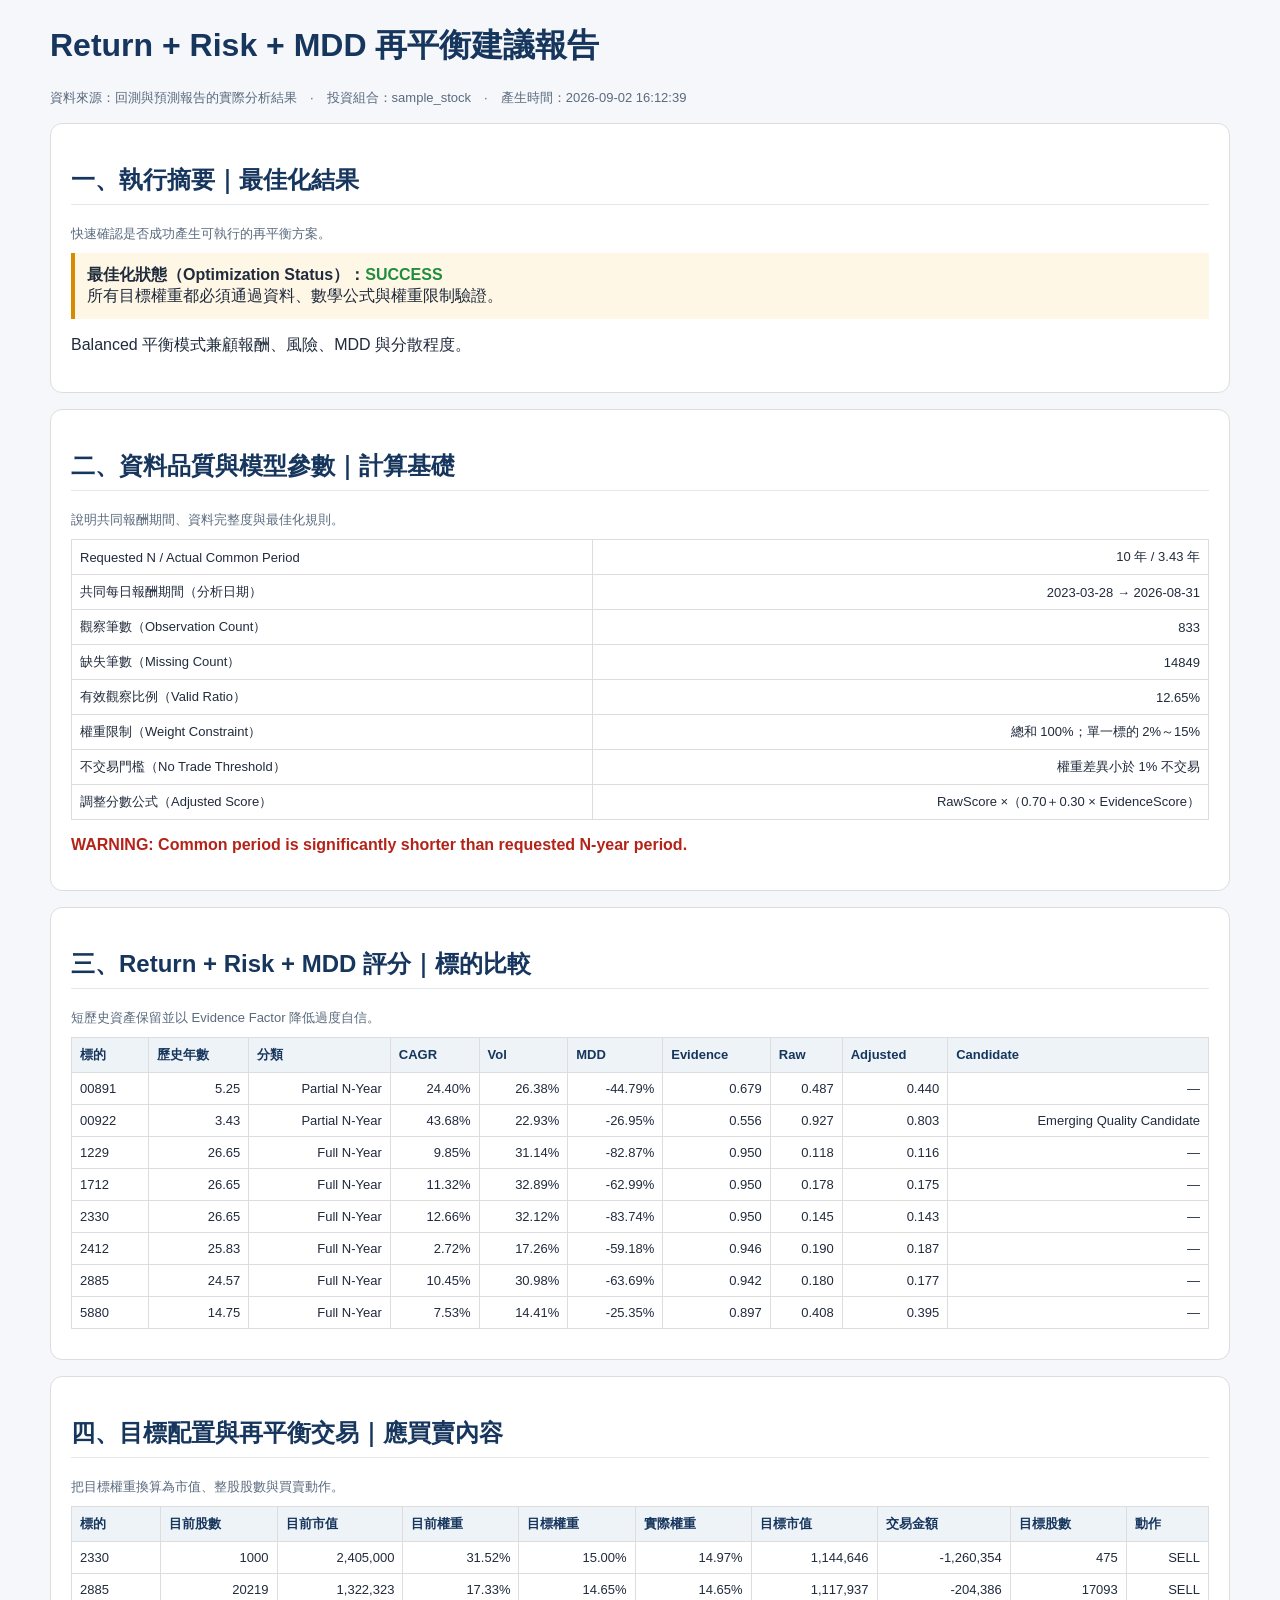
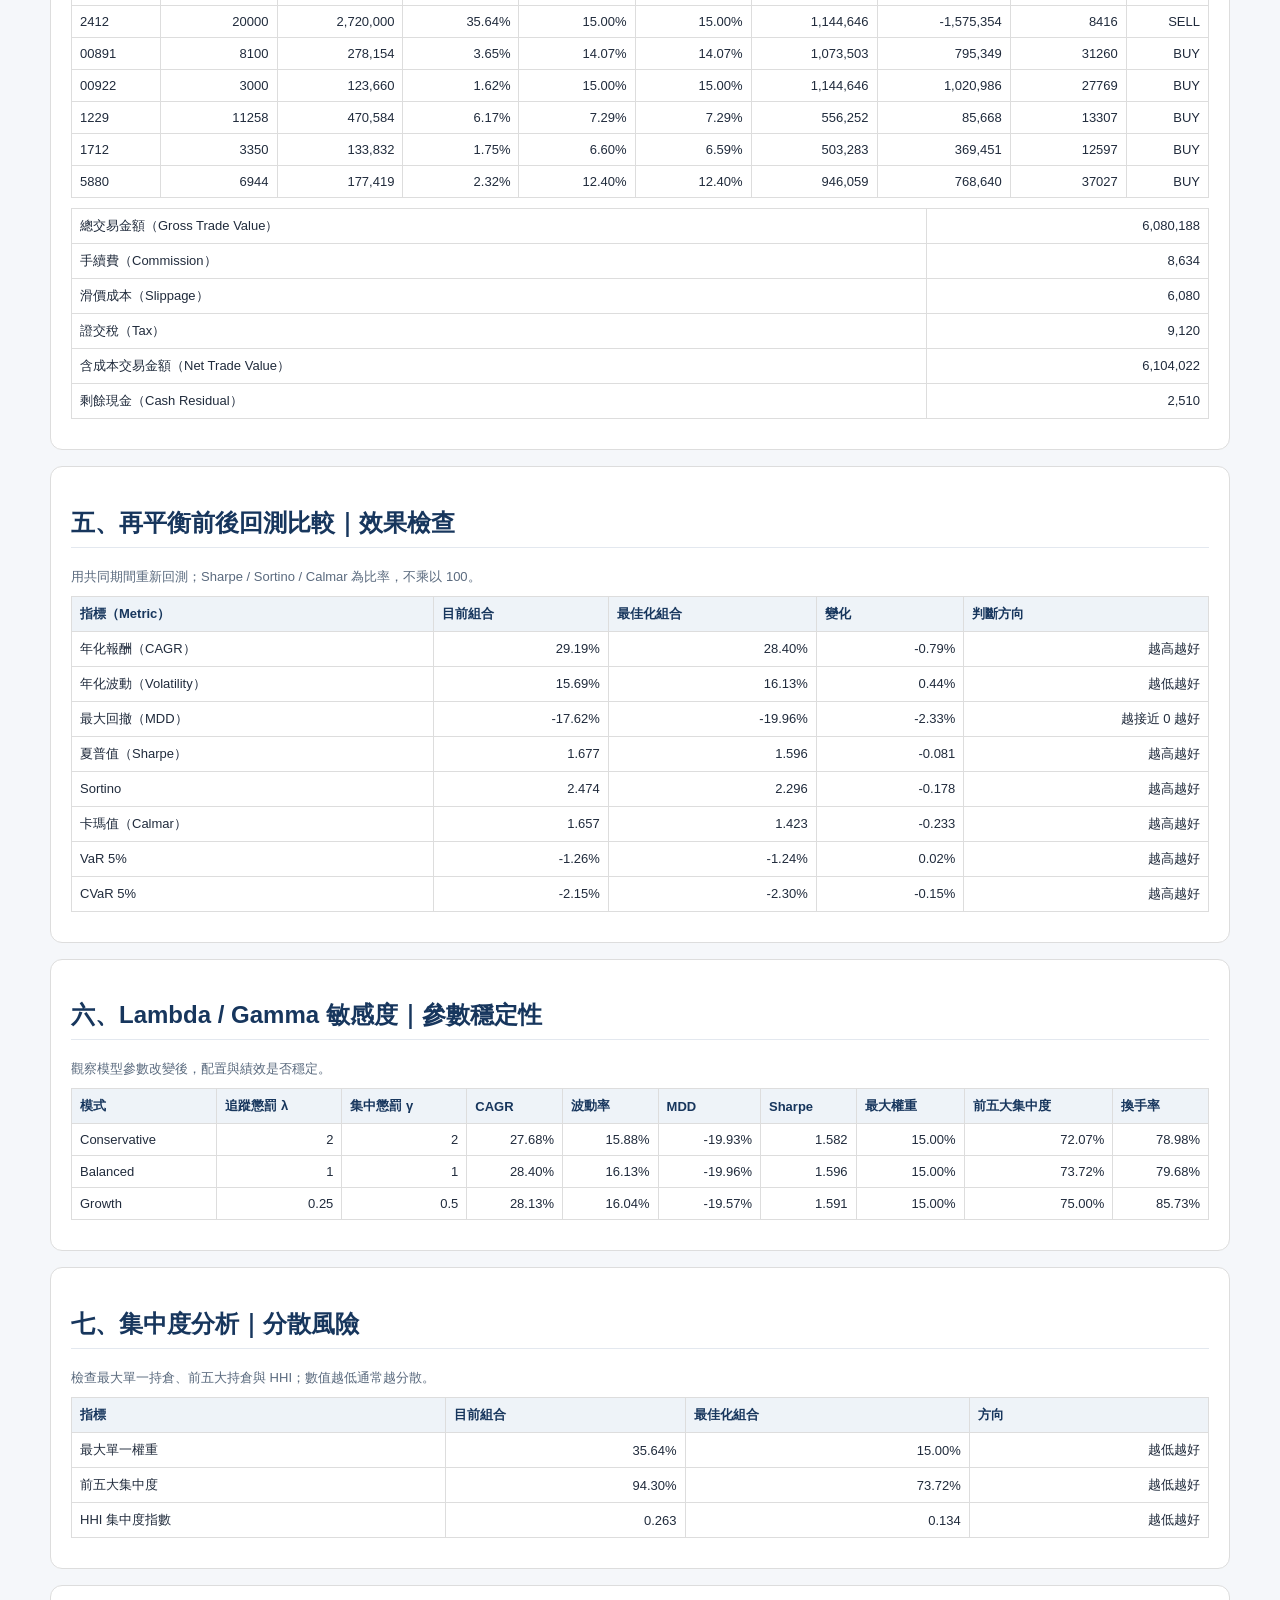
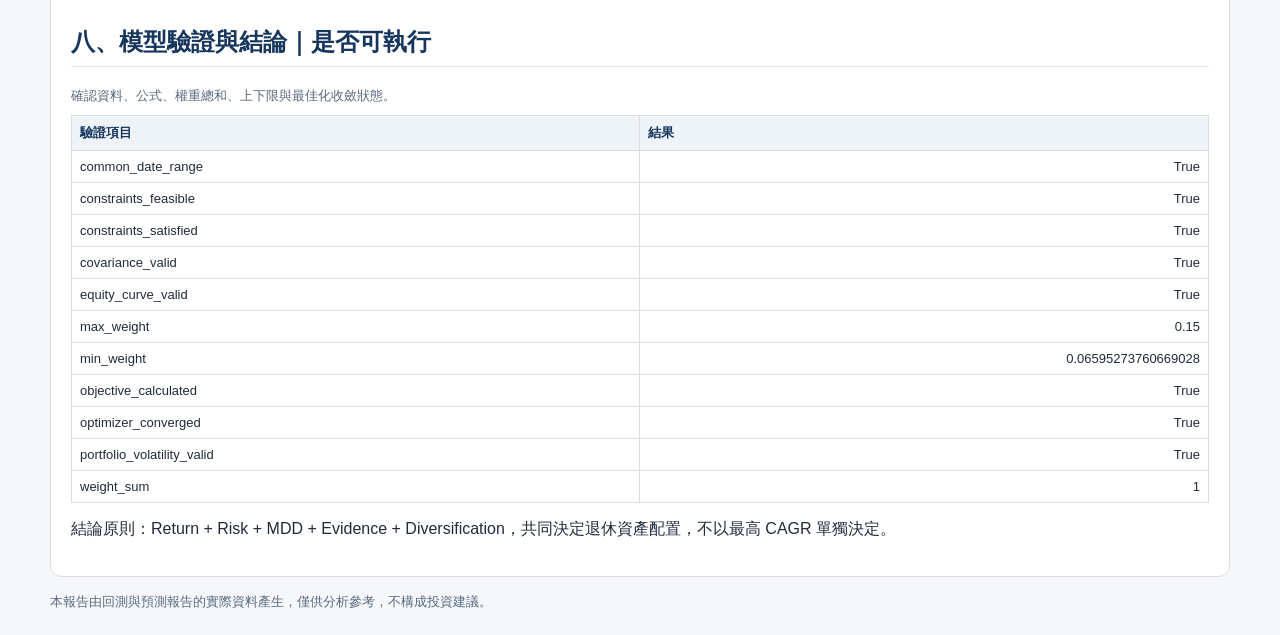
<file: data/reports/sample_stock_portfolio_rebalance_yyyymmdd_hhmmss.html>
<!doctype html>
<html lang="zh-Hant"><head><meta charset="utf-8">
<title>再平衡建議報告｜sample_stock</title>
<style>
body{font-family:Arial,"Microsoft JhengHei",sans-serif;background:#f5f7fa;color:#202b3c;margin:0}.wrap{max-width:1180px;margin:24px auto;padding:0 18px}.card{background:#fff;border:1px solid #ddd;border-radius:12px;padding:20px;margin:16px 0}h1,h2,h3{color:#17365d}h2{border-bottom:1px solid #e3e8ef;padding-bottom:8px}.desc,.meta{color:#5a6a7e;font-size:13px}.desc{margin:4px 0 10px}table{width:100%;border-collapse:collapse;margin:10px 0}th,td{border:1px solid #ddd;padding:8px;text-align:right;font-size:13px}th,td:first-child{text-align:left}th{background:#eef3f8;color:#17365d}.note{background:#fff7e6;border-left:4px solid #d98b00;padding:12px}.ok{color:#1e8e3e;font-weight:bold}.bad{color:#b42318;font-weight:bold}
</style></head><body><div class="wrap">
<h1>Return + Risk + MDD 再平衡建議報告</h1>
<p class="meta">資料來源：回測與預測報告的實際分析結果　·　投資組合：sample_stock　·　產生時間：2026-09-02 16:12:39</p>
<div class="card"><h2>一、執行摘要｜最佳化結果</h2><p class="desc">快速確認是否成功產生可執行的再平衡方案。</p><div class="note"><b>最佳化狀態（Optimization Status）：</b><span class="ok">SUCCESS</span><br>所有目標權重都必須通過資料、數學公式與權重限制驗證。</div><p>Balanced 平衡模式兼顧報酬、風險、MDD 與分散程度。</p></div>
<div class="card"><h2>二、資料品質與模型參數｜計算基礎</h2><p class="desc">說明共同報酬期間、資料完整度與最佳化規則。</p><table><tbody><tr><td>Requested N / Actual Common Period</td><td>10 年 / 3.43 年</td></tr><tr><td>共同每日報酬期間（分析日期）</td><td>2023-03-28 → 2026-08-31</td></tr><tr><td>觀察筆數（Observation Count）</td><td>833</td></tr><tr><td>缺失筆數（Missing Count）</td><td>14849</td></tr><tr><td>有效觀察比例（Valid Ratio）</td><td>12.65%</td></tr><tr><td>權重限制（Weight Constraint）</td><td>總和 100%；單一標的 2%～15%</td></tr><tr><td>不交易門檻（No Trade Threshold）</td><td>權重差異小於 1% 不交易</td></tr><tr><td>調整分數公式（Adjusted Score）</td><td>RawScore ×（0.70＋0.30 × EvidenceScore）</td></tr></tbody></table><p class="bad">WARNING: Common period is significantly shorter than requested N-year period.</p></div>
<div class="card"><h2>三、Return + Risk + MDD 評分｜標的比較</h2><p class="desc">短歷史資產保留並以 Evidence Factor 降低過度自信。</p><table><thead><tr><th>標的</th><th>歷史年數</th><th>分類</th><th>CAGR</th><th>Vol</th><th>MDD</th><th>Evidence</th><th>Raw</th><th>Adjusted</th><th>Candidate</th></tr></thead><tbody><tr><td>00891</td><td>5.25</td><td>Partial N-Year</td><td>24.40%</td><td>26.38%</td><td>-44.79%</td><td>0.679</td><td>0.487</td><td>0.440</td><td>—</td></tr><tr><td>00922</td><td>3.43</td><td>Partial N-Year</td><td>43.68%</td><td>22.93%</td><td>-26.95%</td><td>0.556</td><td>0.927</td><td>0.803</td><td>Emerging Quality Candidate</td></tr><tr><td>1229</td><td>26.65</td><td>Full N-Year</td><td>9.85%</td><td>31.14%</td><td>-82.87%</td><td>0.950</td><td>0.118</td><td>0.116</td><td>—</td></tr><tr><td>1712</td><td>26.65</td><td>Full N-Year</td><td>11.32%</td><td>32.89%</td><td>-62.99%</td><td>0.950</td><td>0.178</td><td>0.175</td><td>—</td></tr><tr><td>2330</td><td>26.65</td><td>Full N-Year</td><td>12.66%</td><td>32.12%</td><td>-83.74%</td><td>0.950</td><td>0.145</td><td>0.143</td><td>—</td></tr><tr><td>2412</td><td>25.83</td><td>Full N-Year</td><td>2.72%</td><td>17.26%</td><td>-59.18%</td><td>0.946</td><td>0.190</td><td>0.187</td><td>—</td></tr><tr><td>2885</td><td>24.57</td><td>Full N-Year</td><td>10.45%</td><td>30.98%</td><td>-63.69%</td><td>0.942</td><td>0.180</td><td>0.177</td><td>—</td></tr><tr><td>5880</td><td>14.75</td><td>Full N-Year</td><td>7.53%</td><td>14.41%</td><td>-25.35%</td><td>0.897</td><td>0.408</td><td>0.395</td><td>—</td></tr></tbody></table></div><div class="card"><h2>四、目標配置與再平衡交易｜應買賣內容</h2><p class="desc">把目標權重換算為市值、整股股數與買賣動作。</p><table><thead><tr><th>標的</th><th>目前股數</th><th>目前市值</th><th>目前權重</th><th>目標權重</th><th>實際權重</th><th>目標市值</th><th>交易金額</th><th>目標股數</th><th>動作</th></tr></thead><tbody><tr><td>2330</td><td>1000</td><td>2,405,000</td><td>31.52%</td><td>15.00%</td><td>14.97%</td><td>1,144,646</td><td>-1,260,354</td><td>475</td><td>SELL</td></tr><tr><td>2885</td><td>20219</td><td>1,322,323</td><td>17.33%</td><td>14.65%</td><td>14.65%</td><td>1,117,937</td><td>-204,386</td><td>17093</td><td>SELL</td></tr><tr><td>2412</td><td>20000</td><td>2,720,000</td><td>35.64%</td><td>15.00%</td><td>15.00%</td><td>1,144,646</td><td>-1,575,354</td><td>8416</td><td>SELL</td></tr><tr><td>00891</td><td>8100</td><td>278,154</td><td>3.65%</td><td>14.07%</td><td>14.07%</td><td>1,073,503</td><td>795,349</td><td>31260</td><td>BUY</td></tr><tr><td>00922</td><td>3000</td><td>123,660</td><td>1.62%</td><td>15.00%</td><td>15.00%</td><td>1,144,646</td><td>1,020,986</td><td>27769</td><td>BUY</td></tr><tr><td>1229</td><td>11258</td><td>470,584</td><td>6.17%</td><td>7.29%</td><td>7.29%</td><td>556,252</td><td>85,668</td><td>13307</td><td>BUY</td></tr><tr><td>1712</td><td>3350</td><td>133,832</td><td>1.75%</td><td>6.60%</td><td>6.59%</td><td>503,283</td><td>369,451</td><td>12597</td><td>BUY</td></tr><tr><td>5880</td><td>6944</td><td>177,419</td><td>2.32%</td><td>12.40%</td><td>12.40%</td><td>946,059</td><td>768,640</td><td>37027</td><td>BUY</td></tr></tbody></table><table><tbody><tr><td>總交易金額（Gross Trade Value）</td><td>6,080,188</td></tr><tr><td>手續費（Commission）</td><td>8,634</td></tr><tr><td>滑價成本（Slippage）</td><td>6,080</td></tr><tr><td>證交稅（Tax）</td><td>9,120</td></tr><tr><td>含成本交易金額（Net Trade Value）</td><td>6,104,022</td></tr><tr><td>剩餘現金（Cash Residual）</td><td>2,510</td></tr></tbody></table></div><div class="card"><h2>五、再平衡前後回測比較｜效果檢查</h2><p class="desc">用共同期間重新回測；Sharpe / Sortino / Calmar 為比率，不乘以 100。</p><table><thead><tr><th>指標（Metric）</th><th>目前組合</th><th>最佳化組合</th><th>變化</th><th>判斷方向</th></tr></thead><tbody><tr><td>年化報酬（CAGR）</td><td>29.19%</td><td>28.40%</td><td>-0.79%</td><td>越高越好</td></tr><tr><td>年化波動（Volatility）</td><td>15.69%</td><td>16.13%</td><td>0.44%</td><td>越低越好</td></tr><tr><td>最大回撤（MDD）</td><td>-17.62%</td><td>-19.96%</td><td>-2.33%</td><td>越接近 0 越好</td></tr><tr><td>夏普值（Sharpe）</td><td>1.677</td><td>1.596</td><td>-0.081</td><td>越高越好</td></tr><tr><td>Sortino</td><td>2.474</td><td>2.296</td><td>-0.178</td><td>越高越好</td></tr><tr><td>卡瑪值（Calmar）</td><td>1.657</td><td>1.423</td><td>-0.233</td><td>越高越好</td></tr><tr><td>VaR 5%</td><td>-1.26%</td><td>-1.24%</td><td>0.02%</td><td>越高越好</td></tr><tr><td>CVaR 5%</td><td>-2.15%</td><td>-2.30%</td><td>-0.15%</td><td>越高越好</td></tr></tbody></table></div><div class="card"><h2>六、Lambda / Gamma 敏感度｜參數穩定性</h2><p class="desc">觀察模型參數改變後，配置與績效是否穩定。</p><table><thead><tr><th>模式</th><th>追蹤懲罰 λ</th><th>集中懲罰 γ</th><th>CAGR</th><th>波動率</th><th>MDD</th><th>Sharpe</th><th>最大權重</th><th>前五大集中度</th><th>換手率</th></tr></thead><tbody><tr><td>Conservative</td><td>2</td><td>2</td><td>27.68%</td><td>15.88%</td><td>-19.93%</td><td>1.582</td><td>15.00%</td><td>72.07%</td><td>78.98%</td></tr><tr><td>Balanced</td><td>1</td><td>1</td><td>28.40%</td><td>16.13%</td><td>-19.96%</td><td>1.596</td><td>15.00%</td><td>73.72%</td><td>79.68%</td></tr><tr><td>Growth</td><td>0.25</td><td>0.5</td><td>28.13%</td><td>16.04%</td><td>-19.57%</td><td>1.591</td><td>15.00%</td><td>75.00%</td><td>85.73%</td></tr></tbody></table></div><div class="card"><h2>七、集中度分析｜分散風險</h2><p class="desc">檢查最大單一持倉、前五大持倉與 HHI；數值越低通常越分散。</p><table><thead><tr><th>指標</th><th>目前組合</th><th>最佳化組合</th><th>方向</th></tr></thead><tbody><tr><td>最大單一權重</td><td>35.64%</td><td>15.00%</td><td>越低越好</td></tr><tr><td>前五大集中度</td><td>94.30%</td><td>73.72%</td><td>越低越好</td></tr><tr><td>HHI 集中度指數</td><td>0.263</td><td>0.134</td><td>越低越好</td></tr></tbody></table></div><div class="card"><h2>八、模型驗證與結論｜是否可執行</h2><p class="desc">確認資料、公式、權重總和、上下限與最佳化收斂狀態。</p><table><thead><tr><th>驗證項目</th><th>結果</th></tr></thead><tbody><tr><td>common_date_range</td><td>True</td></tr><tr><td>constraints_feasible</td><td>True</td></tr><tr><td>constraints_satisfied</td><td>True</td></tr><tr><td>covariance_valid</td><td>True</td></tr><tr><td>equity_curve_valid</td><td>True</td></tr><tr><td>max_weight</td><td>0.15</td></tr><tr><td>min_weight</td><td>0.06595273760669028</td></tr><tr><td>objective_calculated</td><td>True</td></tr><tr><td>optimizer_converged</td><td>True</td></tr><tr><td>portfolio_volatility_valid</td><td>True</td></tr><tr><td>weight_sum</td><td>1</td></tr></tbody></table><p>結論原則：Return + Risk + MDD + Evidence + Diversification，共同決定退休資產配置，不以最高 CAGR 單獨決定。</p></div>
<p class="meta">本報告由回測與預測報告的實際資料產生，僅供分析參考，不構成投資建議。</p>
</div></body></html>
</file>
